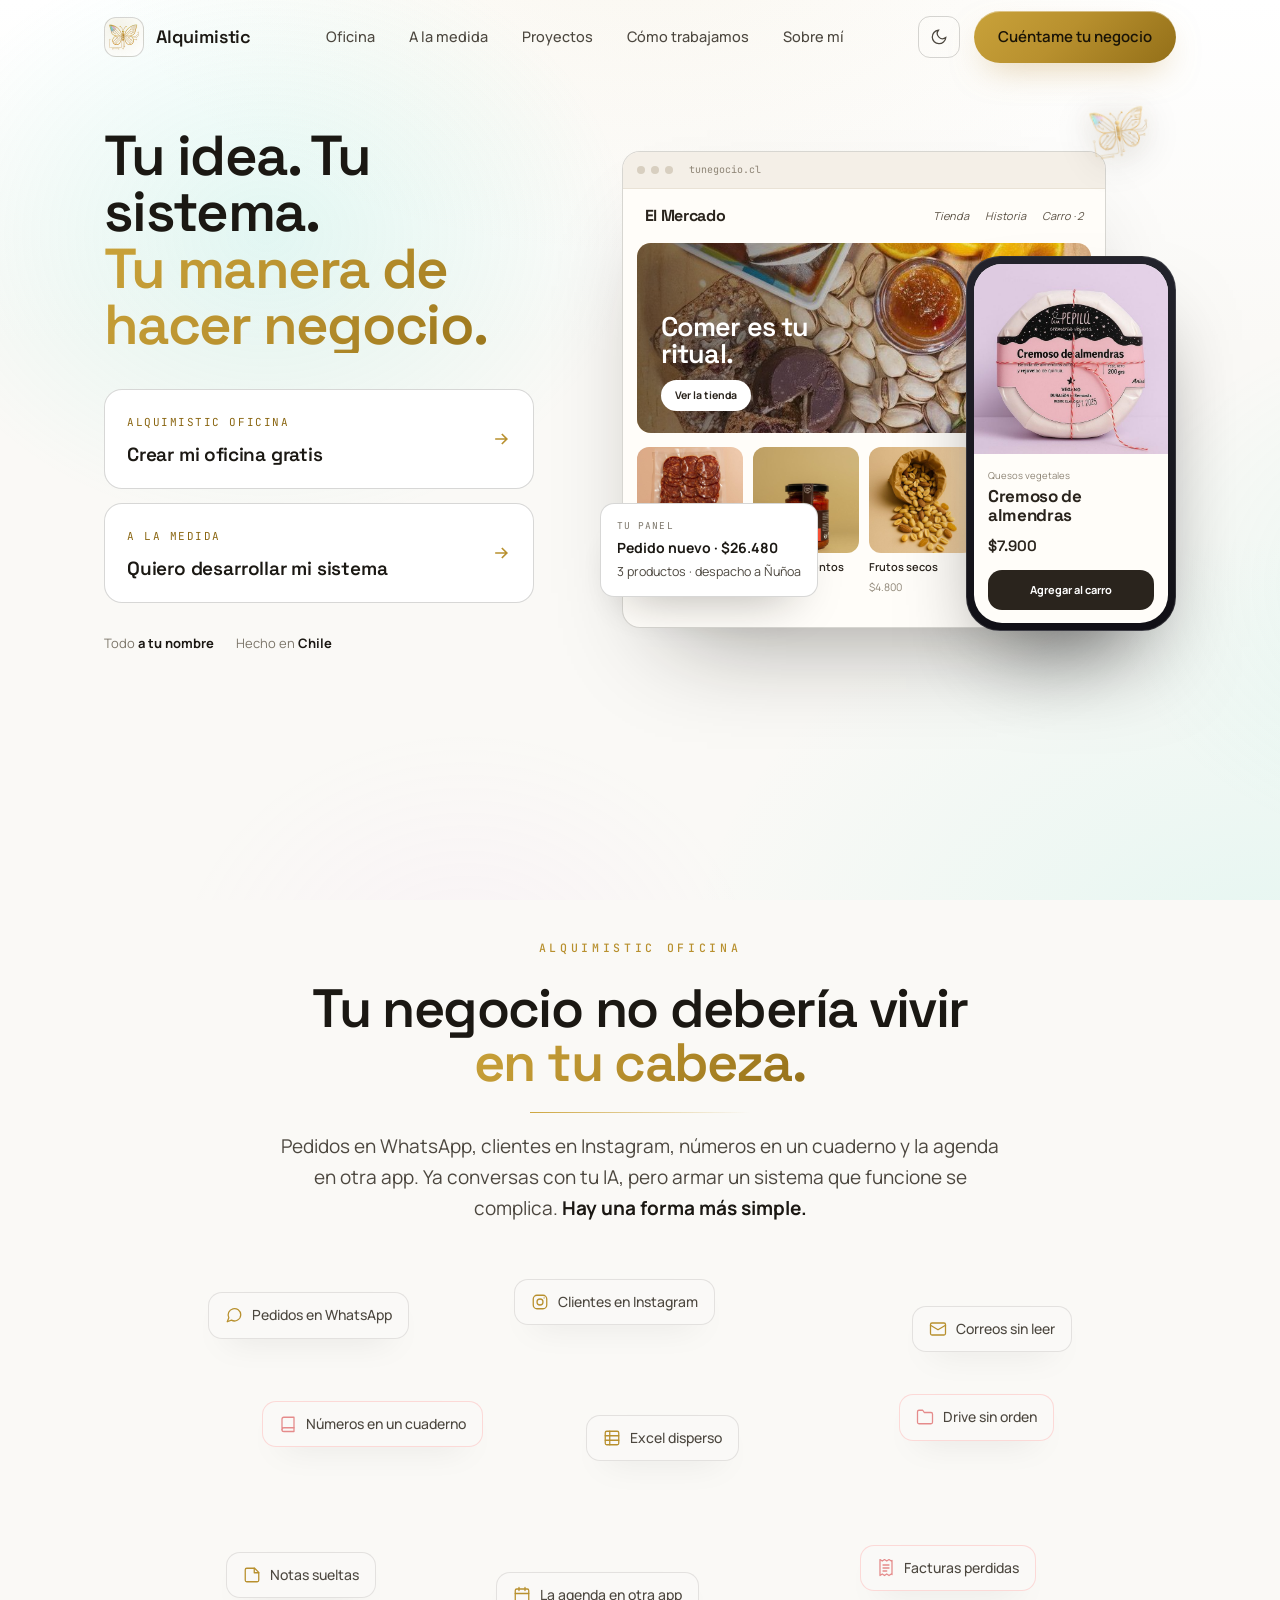
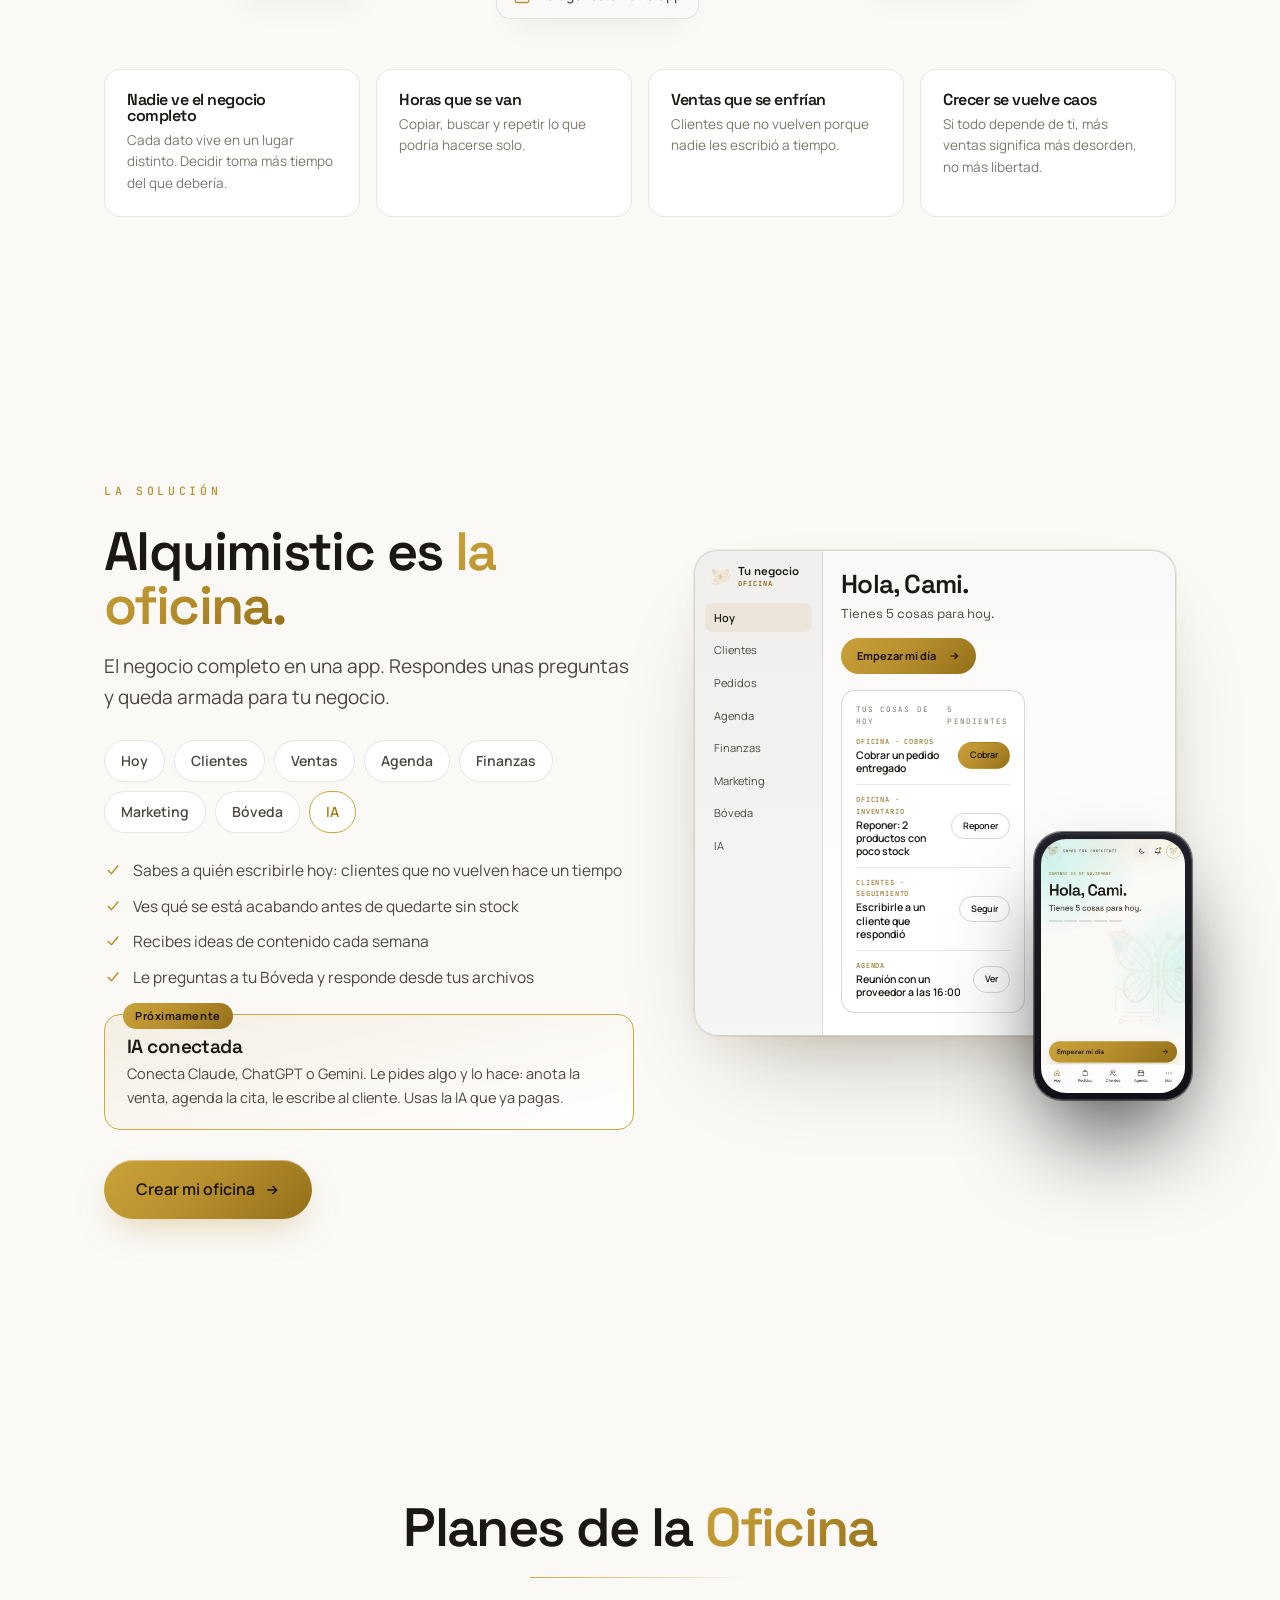
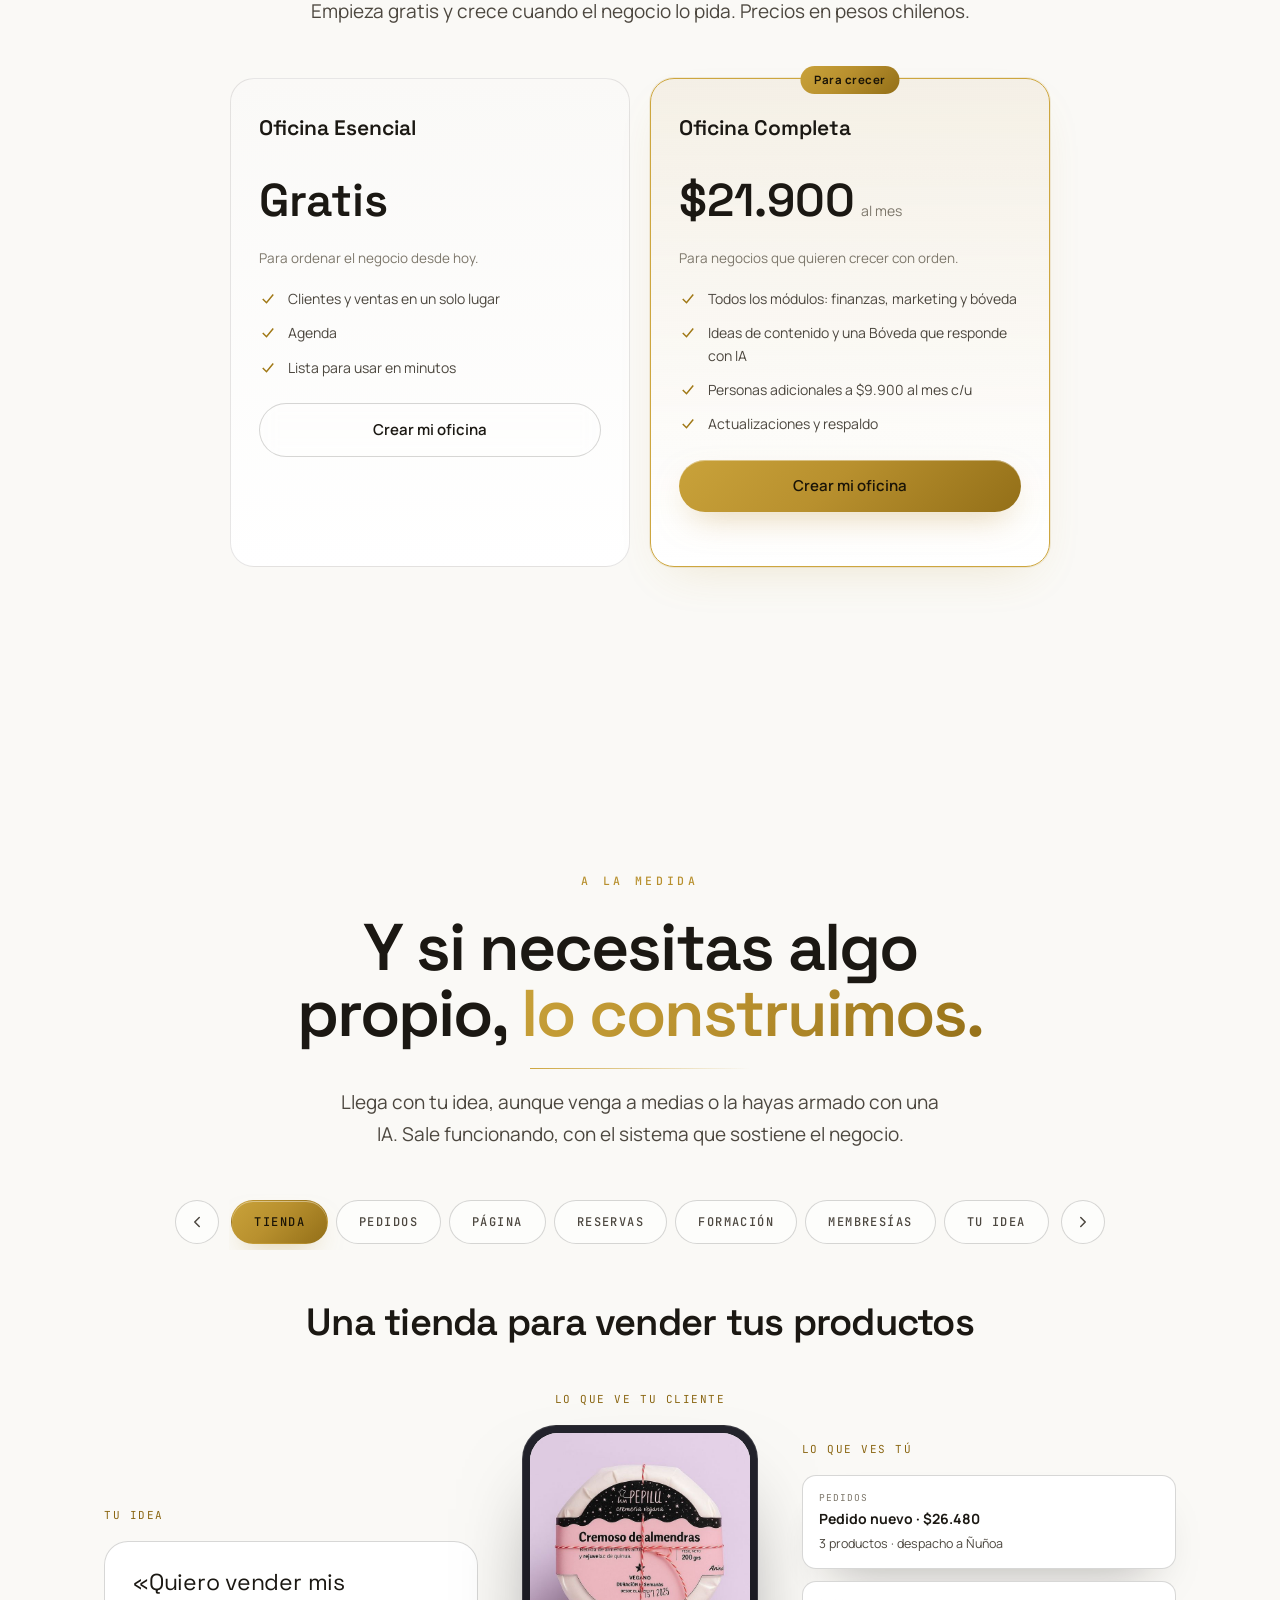
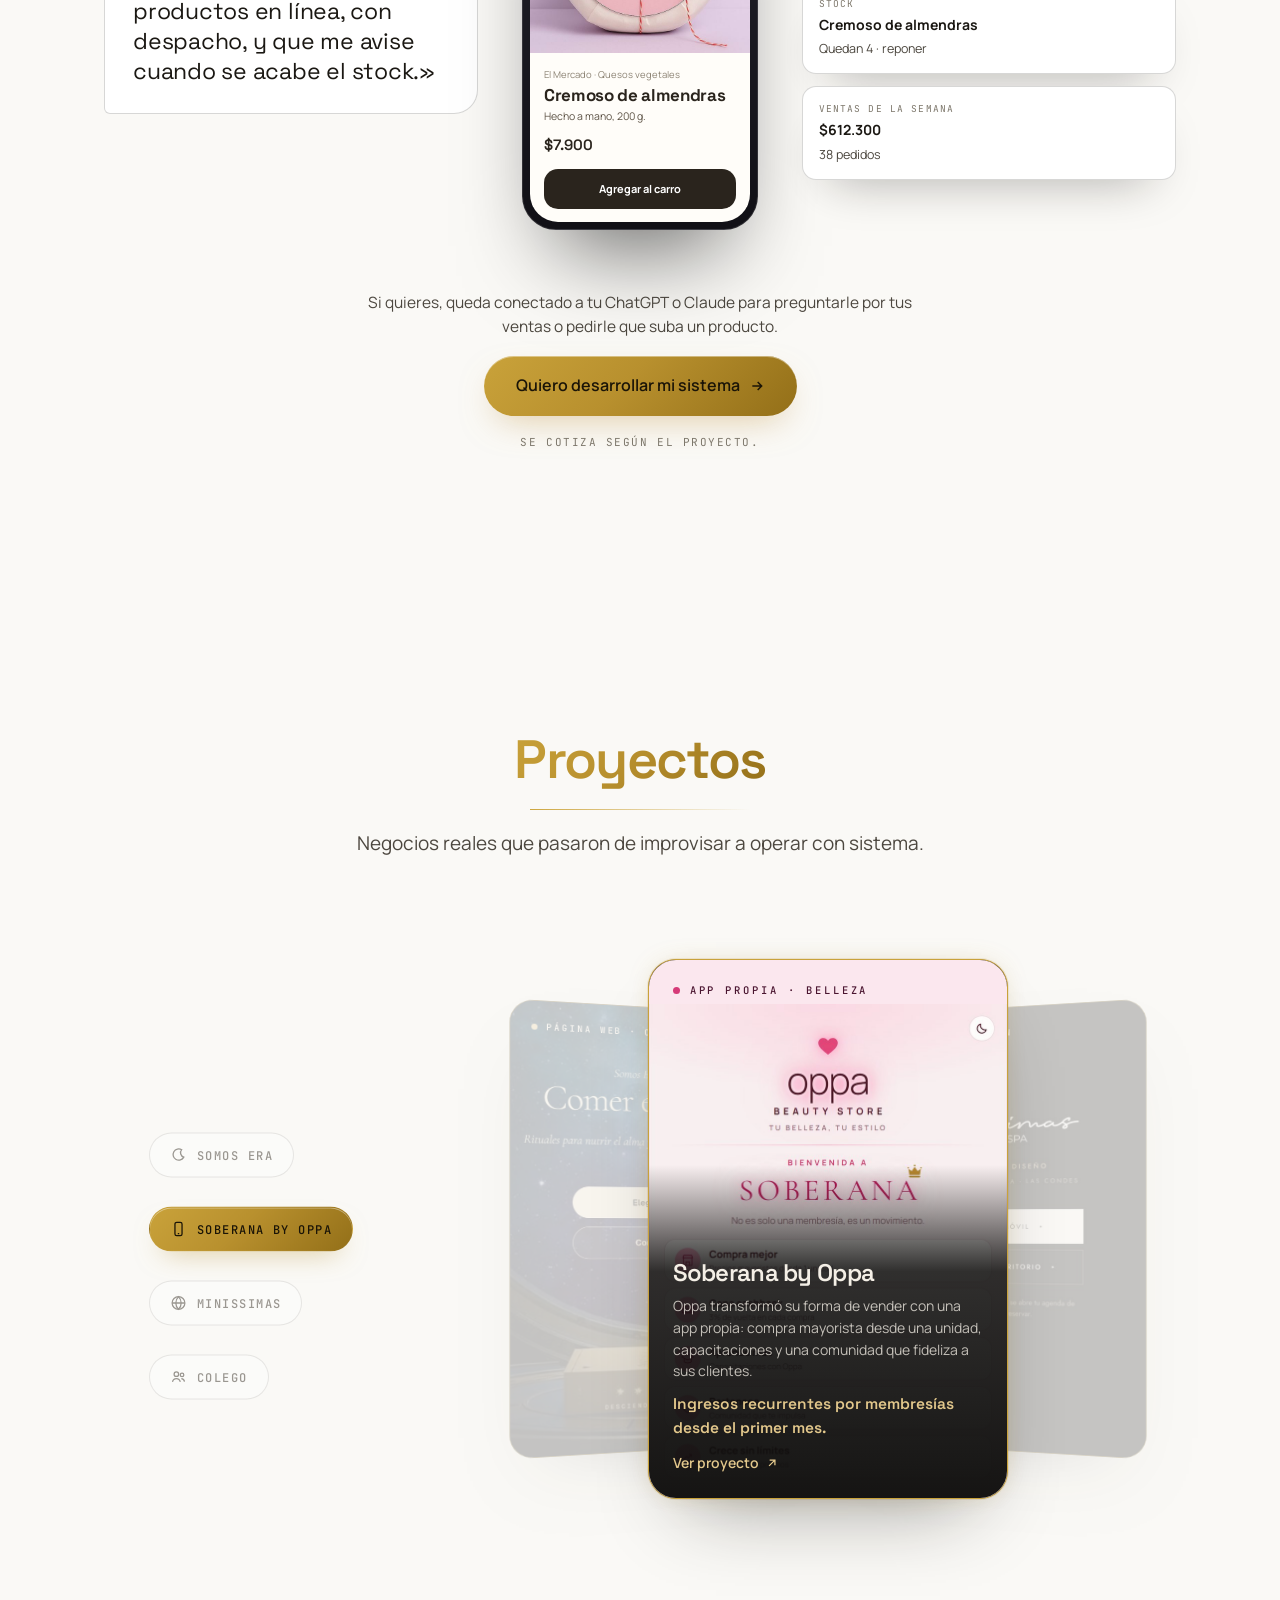
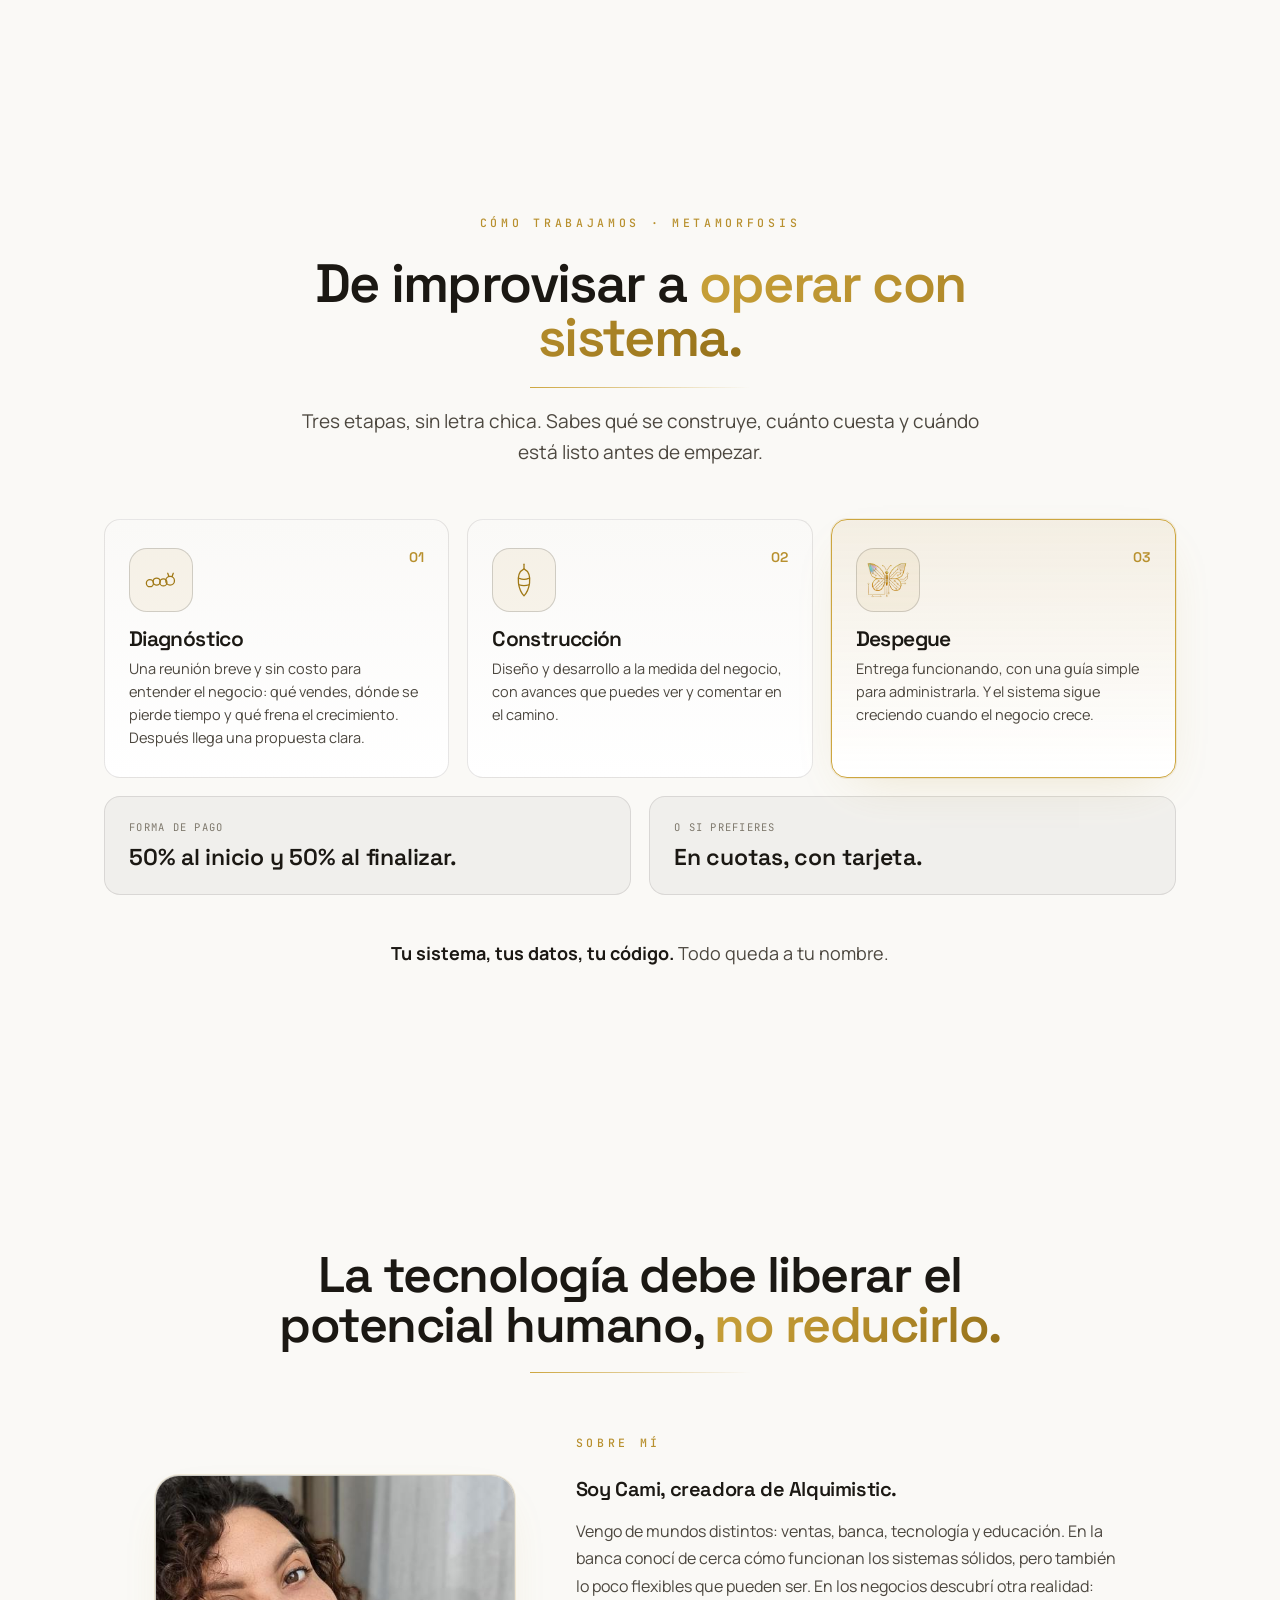
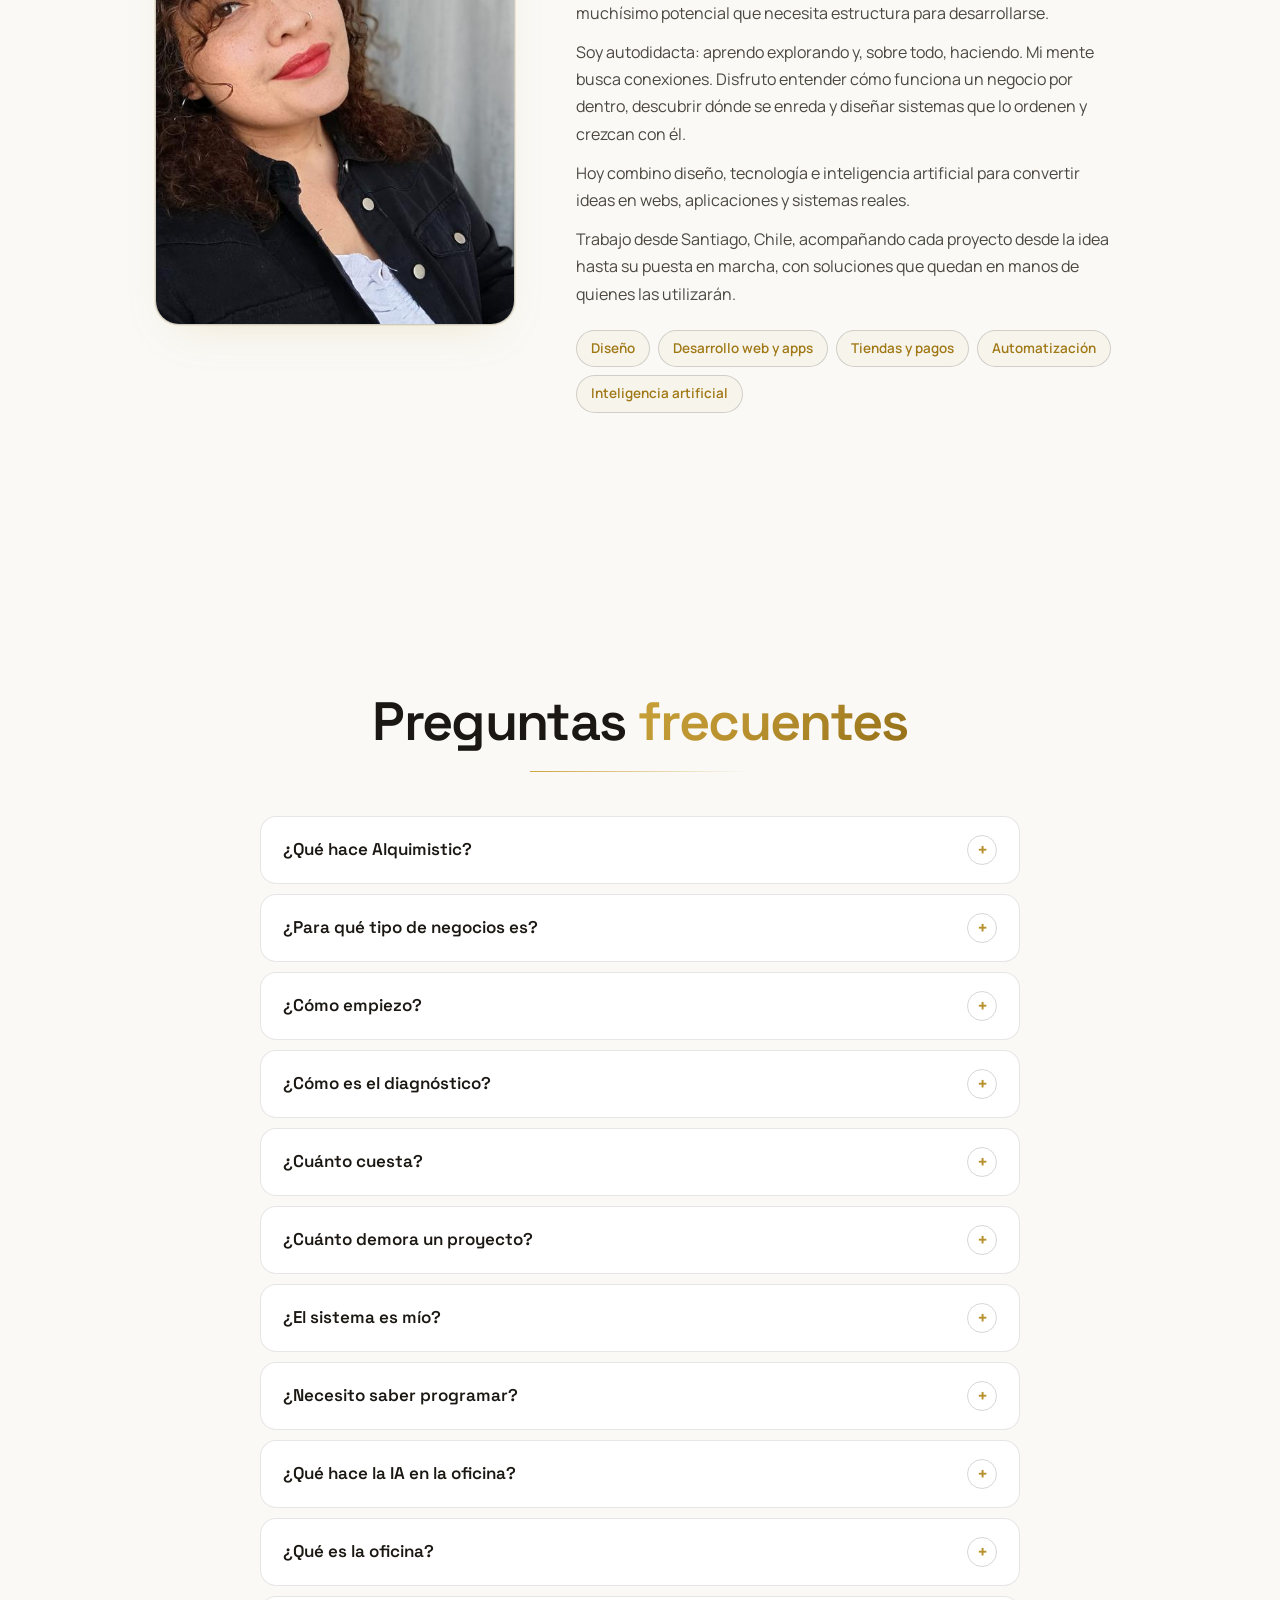
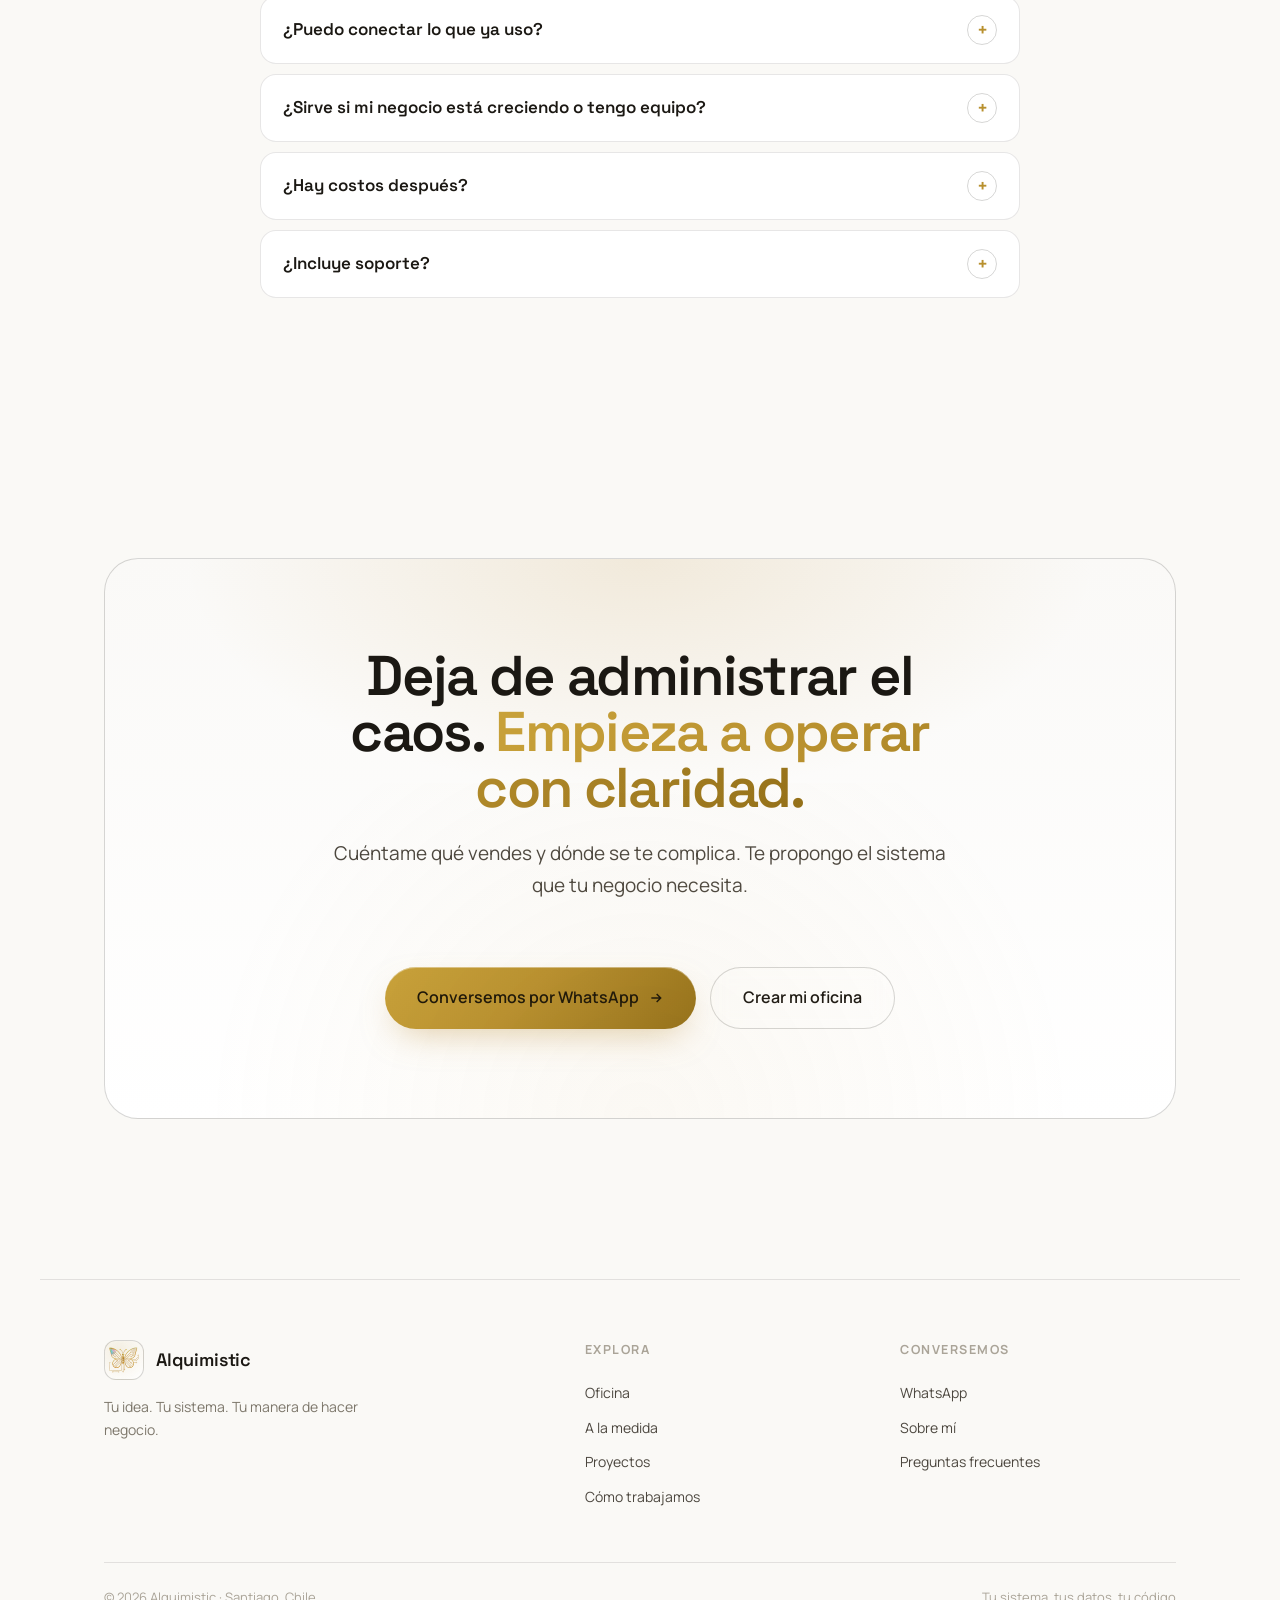
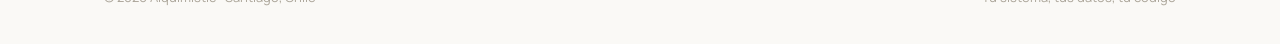
<file: index.html>
<!DOCTYPE html>
<html lang="es-CL">
<head>
<meta charset="UTF-8" />
<meta name="viewport" content="width=device-width, initial-scale=1.0" />
<title>Alquimistic · Páginas web, apps y sistemas con IA para tu negocio en Chile</title>
<meta name="description" content="Cami crea páginas web, apps, tiendas online y la oficina digital de tu negocio. Desde Santiago, Chile. Oficina gratis o a $21.900 al mes." />
<meta name="keywords" content="página web para negocios, crear app propia, tienda online, membresías, agenda y reservas, sistema para emprendedores, oficina digital, inteligencia artificial, Santiago, Chile, Alquimistic" />
<meta name="author" content="Cami Martínez · Alquimistic" />
<meta name="robots" content="index, follow, max-image-preview:large" />
<link rel="canonical" href="https://www.alquimistic.com/" />
<meta name="theme-color" content="#0e0c08" />
<!-- Open Graph -->
<meta property="og:type" content="website" />
<meta property="og:site_name" content="Alquimistic" />
<meta property="og:title" content="Alquimistic · Páginas web, apps y sistemas con IA para tu negocio en Chile" />
<meta property="og:description" content="Cami crea páginas web, apps, tiendas online y la oficina digital de tu negocio. Desde Santiago, Chile. Oficina gratis o a $21.900 al mes." />
<meta property="og:url" content="https://www.alquimistic.com/" />
<meta property="og:image" content="https://www.alquimistic.com/assets/og.png" />
<meta property="og:locale" content="es_CL" />
<!-- Twitter -->
<meta name="twitter:card" content="summary_large_image" />
<meta name="twitter:title" content="Alquimistic · Páginas web, apps y sistemas con IA para tu negocio en Chile" />
<meta name="twitter:description" content="Cami crea páginas web, apps, tiendas online y la oficina digital de tu negocio. Desde Santiago, Chile. Oficina gratis o a $21.900 al mes." />
<meta name="twitter:image" content="https://www.alquimistic.com/assets/og.png" />
<link rel="icon" type="image/png" href="assets/logo.png" />
<link rel="preconnect" href="https://fonts.googleapis.com" />
<link rel="preconnect" href="https://fonts.gstatic.com" crossorigin />
<link href="https://fonts.googleapis.com/css2?family=Space+Grotesk:wght@400;500;600;700&family=Manrope:wght@400;500;600;700;800&family=JetBrains+Mono:wght@400;500&display=swap" rel="stylesheet" />
<link rel="stylesheet" href="styles.css" />
<link rel="stylesheet" href="styles-sections.css" />
<link rel="stylesheet" href="styles-portafolio.css" />
<link rel="stylesheet" href="styles-ideas.css" />
<link rel="stylesheet" href="theme.css" />
<link rel="stylesheet" href="styles-marca.css" />
<!-- Tema claro/oscuro: se aplica ANTES de pintar para evitar parpadeo -->
<script>
  (function () {
    try {
      var saved = localStorage.getItem("alq-theme");
      var sys = window.matchMedia("(prefers-color-scheme: light)").matches ? "light" : "dark";
      document.documentElement.setAttribute("data-theme", saved || sys);
    } catch (e) {
      document.documentElement.setAttribute("data-theme", "dark");
    }
  })();
</script>
<!-- Datos estructurados para Google + sistemas de IA -->
<script type="application/ld+json">
{
  "@context": "https://schema.org",
  "@graph": [
    {
      "@type": "ProfessionalService",
      "@id": "https://www.alquimistic.com/#org",
      "name": "Alquimistic",
      "slogan": "El sistema que tu negocio necesita, hecho a la medida.",
      "url": "https://www.alquimistic.com/",
      "logo": "https://www.alquimistic.com/assets/logo.png",
      "image": "https://www.alquimistic.com/assets/og.png",
      "description": "Páginas web, apps, tiendas online, membresías y la oficina digital de tu negocio.",
      "founder": { "@id": "https://www.alquimistic.com/#cami" },
      "areaServed": { "@type": "Country", "name": "Chile" },
      "address": { "@type": "PostalAddress", "addressLocality": "Santiago", "addressCountry": "CL" },
      "telephone": "+56976102990",
      "email": "contacto@alquimistic.com",
      "priceRange": "$0 – $21.900 al mes; proyectos a medida se cotizan",
      "knowsAbout": ["Diseño web", "Desarrollo de apps", "Tiendas online", "Membresías", "Agenda y reservas", "Automatización", "Inteligencia artificial", "MCP"],
      "sameAs": [
        "https://www.instagram.com/cami_alquimistic",
        "https://www.tiktok.com/@alquimistic21",
        "https://wa.me/56976102990"
      ],
      "makesOffer": [
        { "@type": "Offer", "name": "Oficina Esencial", "price": "0", "priceCurrency": "CLP", "description": "Clientes y ventas en un solo lugar, y agenda. Gratis.", "url": "https://app.alquimistic.com/crear-mi-sistema" },
        { "@type": "Offer", "name": "Oficina Completa", "price": "21900", "priceCurrency": "CLP", "description": "Todos los módulos, ideas de contenido y una Bóveda que responde con IA. Incluye 1 persona; cada persona adicional, $9.900 al mes.", "priceSpecification": { "@type": "UnitPriceSpecification", "price": "21900", "priceCurrency": "CLP", "unitText": "MONTH" } },
        { "@type": "Offer", "name": "Proyecto a medida", "description": "Página, app, tienda o membresías con pago único. Diagnóstico sin costo; código y cuentas a nombre del cliente." }
      ]
    },
    {
      "@type": "Person",
      "@id": "https://www.alquimistic.com/#cami",
      "name": "Cami Martínez",
      "alternateName": "Cami Alquimistic",
      "jobTitle": "Creadora de Alquimistic",
      "image": "https://www.alquimistic.com/assets/cami.jpg",
      "worksFor": { "@id": "https://www.alquimistic.com/#org" },
      "homeLocation": { "@type": "Place", "name": "Santiago, Chile" },
      "sameAs": ["https://www.instagram.com/cami_alquimistic", "https://www.tiktok.com/@alquimistic21"]
    },
    {
      "@type": "WebSite",
      "@id": "https://www.alquimistic.com/#web",
      "url": "https://www.alquimistic.com/",
      "name": "Alquimistic",
      "inLanguage": "es-CL",
      "publisher": { "@id": "https://www.alquimistic.com/#org" }
    }
  ]
}
</script>
<script type="application/ld+json" id="faq-ld">
{
  "@context": "https://schema.org",
  "@type": "FAQPage",
  "mainEntity": [
    {
      "@type": "Question",
      "name": "¿Qué hace Alquimistic?",
      "acceptedAnswer": {
        "@type": "Answer",
        "text": "Crea el sistema que tu negocio necesita: página web, app propia, tienda online, membresías o la oficina digital. Lo hace Cami, desde Santiago, Chile."
      }
    },
    {
      "@type": "Question",
      "name": "¿Para qué tipo de negocios es?",
      "acceptedAnswer": {
        "@type": "Answer",
        "text": "Para negocios que venden por WhatsApp, Instagram o en persona y quieren dejar de improvisar: tiendas, salones de belleza, marcas de comida, servicios. Se puede partir con una pieza y sumar las demás cuando el negocio lo pida."
      }
    },
    {
      "@type": "Question",
      "name": "¿Cómo empiezo?",
      "acceptedAnswer": {
        "@type": "Answer",
        "text": "Escríbele a Cami por WhatsApp y cuéntale de tu negocio. Si prefieres partir por tu cuenta, crea tu oficina gratis: respondes unas preguntas y queda armada para tu industria."
      }
    },
    {
      "@type": "Question",
      "name": "¿Cómo es el diagnóstico?",
      "acceptedAnswer": {
        "@type": "Answer",
        "text": "Es una conversación sin costo, por videollamada, para entender qué vendes, dónde se pierde tiempo y qué frena el crecimiento. Terminas con una propuesta clara."
      }
    },
    {
      "@type": "Question",
      "name": "¿Cuánto cuesta?",
      "acceptedAnswer": {
        "@type": "Answer",
        "text": "La Oficina Esencial es gratis. La Oficina Completa cuesta $21.900 al mes e incluye 1 persona; cada persona adicional cuesta $9.900 al mes. Un proyecto a medida (página, app, tienda, reservas, cursos o membresías) se cotiza después de una reunión breve y se paga 50% al inicio y 50% al finalizar, o en cuotas con tarjeta."
      }
    },
    {
      "@type": "Question",
      "name": "¿Cuánto demora un proyecto?",
      "acceptedAnswer": {
        "@type": "Answer",
        "text": "Depende de lo que se construya. Antes de empezar sabes qué se hace, cuánto cuesta y cuándo está listo."
      }
    },
    {
      "@type": "Question",
      "name": "¿El sistema es mío?",
      "acceptedAnswer": {
        "@type": "Answer",
        "text": "Sí. Al pagar el proyecto completo, el código, los datos y las cuentas quedan a tu nombre."
      }
    },
    {
      "@type": "Question",
      "name": "¿Necesito saber programar?",
      "acceptedAnswer": {
        "@type": "Answer",
        "text": "No. Te lo entrego funcionando y con una guía simple para administrarlo."
      }
    },
    {
      "@type": "Question",
      "name": "¿Qué hace la IA en la oficina?",
      "acceptedAnswer": {
        "@type": "Answer",
        "text": "En la Oficina Completa te propone ideas de contenido cada semana en Marketing, y con «Pregúntale a tu Bóveda» le haces preguntas a tus propios archivos."
      }
    },
    {
      "@type": "Question",
      "name": "¿Qué es la oficina?",
      "acceptedAnswer": {
        "@type": "Answer",
        "text": "Es la app de Alquimistic donde administras el negocio completo: clientes, ventas, agenda, finanzas, marketing y una bóveda para tus archivos. Puedes crearla gratis."
      }
    },
    {
      "@type": "Question",
      "name": "¿Puedo conectar lo que ya uso?",
      "acceptedAnswer": {
        "@type": "Answer",
        "text": "Sí. Por ejemplo, una página puede conectarse a la agenda que ya usas, como AgendaPro, para que te encuentren y reserven."
      }
    },
    {
      "@type": "Question",
      "name": "¿Sirve si mi negocio está creciendo o tengo equipo?",
      "acceptedAnswer": {
        "@type": "Answer",
        "text": "Sí. En la Oficina Completa sumas personas cuando las necesitas, a $9.900 al mes cada una, sin cambiar de sistema."
      }
    },
    {
      "@type": "Question",
      "name": "¿Hay costos después?",
      "acceptedAnswer": {
        "@type": "Answer",
        "text": "Solo los servicios donde vive tu sistema, como hosting y base de datos. Te los explico antes de empezar."
      }
    },
    {
      "@type": "Question",
      "name": "¿Incluye soporte?",
      "acceptedAnswer": {
        "@type": "Answer",
        "text": "La entrega incluye una sesión para dejarte todo conectado. Los ajustes posteriores se cotizan aparte."
      }
    }
  ]
}
</script><!-- FAQ-LD-FIN -->
</head>
<body>

<!-- ============ NAV ============ -->
<nav class="nav" id="nav">
  <div class="wrap nav-inner">
    <a class="brand" href="#top">
      <span class="brand-badge"><img src="assets/logo-64.png" srcset="assets/logo-64.png 64w, assets/logo-96.png 96w, assets/logo-128.png 128w" sizes="32px" alt="Alquimistic" /></span>
      <span class="brand-name">Alquimistic</span>
    </a>
    <div class="nav-links">
      <a href="#problema">Oficina</a>
      <a href="#medida">A la medida</a>
      <a href="#proyectos">Proyectos</a>
      <a href="#metamorfosis">Cómo trabajamos</a>
      <a href="#sobre-mi">Sobre mí</a>
    </div>
    <div class="nav-actions">
      <button class="theme-toggle" id="themeToggle" aria-label="Cambiar tema claro/oscuro" title="Cambiar tema">
        <svg class="ico-sun" viewBox="0 0 24 24" fill="none" stroke="currentColor" stroke-width="1.7"><circle cx="12" cy="12" r="4"/><path d="M12 2v2M12 20v2M2 12h2M20 12h2M5 5l1.5 1.5M17.5 17.5L19 19M19 5l-1.5 1.5M6.5 17.5L5 19"/></svg>
        <svg class="ico-moon" viewBox="0 0 24 24" fill="none" stroke="currentColor" stroke-width="1.7"><path d="M21 12.8A9 9 0 1 1 11.2 3a7 7 0 0 0 9.8 9.8z"/></svg>
      </button>
      <a class="btn btn-primary" href="#" data-wa="Hola Cami, vengo por la Metamorfosis. Quiero contarte de mi negocio.">Cuéntame tu negocio</a>
      <button class="nav-toggle" id="navToggle" aria-label="Menú"><span></span><span></span><span></span></button>
    </div>
  </div>
</nav>

<span id="top"></span>

<!-- ============ 1. HERO ============
     Título y las dos puertas a la izquierda; a la derecha, un proyecto armado
     (la web, el teléfono y un aviso del panel). Diseño elegido por Cami el 2026-11-15. -->
<header class="hero wrap">
  <div class="ib">
    <div class="hero-copy">
      <h1 data-reveal data-delay="1">Tu idea. Tu sistema. <span class="gold-text">Tu manera de hacer negocio.</span></h1>
      <div class="ib-cta" data-reveal data-delay="2">
        <a href="#" data-wizard><span><span class="kk">Alquimistic Oficina</span><b>Crear mi oficina gratis</b></span><svg viewBox="0 0 24 24" fill="none" stroke="currentColor" stroke-width="2"><path d="M5 12h14M13 6l6 6-6 6"/></svg></a>
        <a href="#medida"><span><span class="kk">A la medida</span><b>Quiero desarrollar mi sistema</b></span><svg viewBox="0 0 24 24" fill="none" stroke="currentColor" stroke-width="2"><path d="M5 12h14M13 6l6 6-6 6"/></svg></a>
      </div>
      <div class="hero-trust" data-reveal data-delay="3">
        <span>Todo <b>a tu nombre</b></span>
        <span>Hecho en <b>Chile</b></span>
      </div>
    </div>
    <div class="ib-stage" data-reveal data-delay="2" aria-hidden="true">
      <div class="win">
        <div class="win-bar"><i></i><i></i><i></i><span>tunegocio.cl</span></div>
        <div class="site-nav"><b>El Mercado</b><span><i>Tienda</i><i>Historia</i><i>Carro · 2</i></span></div>
        <div class="site-hero shot" style="background-image:url(assets/ideas/ritual-energia-web.jpg)"><div><h4>Comer es tu ritual.</h4><em>Ver la tienda</em></div></div>
        <div class="site-grid">
          <div class="prod"><div class="shot" style="background-image:url(assets/ideas/merc-chorizo.jpg)"></div><b>Chorizo español</b><small>$6.500</small></div>
          <div class="prod"><div class="shot" style="background-image:url(assets/ideas/merc-dip-pimentos.jpg)"></div><b>Dip de pimientos</b><small>$5.900</small></div>
          <div class="prod"><div class="shot" style="background-image:url(assets/ideas/merc-frutos-secos.jpg)"></div><b>Frutos secos</b><small>$4.800</small></div>
          <div class="prod"><div class="shot" style="background-image:url(assets/ideas/merc-queso-vegano.jpg)"></div><b>Cremoso de almendras</b><small>$7.900</small></div>
        </div>
      </div>
      <div class="tel"><div class="tel-in">
          <div class="tel-shot shot" style="background-image:url(assets/ideas/merc-queso-vegano.jpg)"></div>
          <div class="tel-body"><small>Quesos vegetales</small><b>Cremoso de almendras</b><div class="tel-row"><span>$7.900</span></div><div class="tel-btn">Agregar al carro</div></div>
        </div></div>
      <div class="sys"><small>Tu panel</small><b>Pedido nuevo · $26.480</b><span>3 productos · despacho a Ñuñoa</span></div>
    </div>
  </div>
</header>

<!-- ============ 2. ACTO 1 · ALQUIMISTIC OFICINA: el problema ============ -->
<section class="sec problem wrap" id="problema">
  <div class="section-head">
    <span class="eyebrow" data-reveal><span class="dot"></span>Alquimistic Oficina</span>
    <h2 class="h2" data-reveal data-delay="1">Tu negocio no debería vivir <span class="gold-text">en tu cabeza.</span></h2>
    <p class="lead" data-reveal data-delay="2">Pedidos en WhatsApp, clientes en Instagram, números en un cuaderno y la agenda en otra app. Ya conversas con tu IA, pero armar un sistema que funcione se complica. <b class="lead-strong">Hay una forma más simple.</b></p>
  </div>

  <div class="chaos chaos-9" data-reveal data-delay="2" aria-hidden="true">
    <div class="chip" style="--rot:-6deg; top:4%; left:2%; animation-delay:.0s"><svg class="ic" viewBox="0 0 24 24" fill="none" stroke="currentColor" stroke-width="1.7" stroke-linecap="round" stroke-linejoin="round"><path d="M21 11.5a8.4 8.4 0 0 1-12.4 7.4L3 21l2.1-5.4A8.4 8.4 0 1 1 21 11.5z"/></svg>Pedidos en WhatsApp</div>
    <div class="chip" style="--rot:4deg; top:0; left:36%; animation-delay:.8s"><svg class="ic" viewBox="0 0 24 24" fill="none" stroke="currentColor" stroke-width="1.7" stroke-linecap="round" stroke-linejoin="round"><rect x="3" y="3" width="18" height="18" rx="5"/><circle cx="12" cy="12" r="4"/><path d="M17.5 6.5h0"/></svg>Clientes en Instagram</div>
    <div class="chip" style="--rot:7deg; top:8%; right:2%; animation-delay:1.4s"><svg class="ic" viewBox="0 0 24 24" fill="none" stroke="currentColor" stroke-width="1.7" stroke-linecap="round" stroke-linejoin="round"><rect x="2" y="4" width="20" height="16" rx="2"/><path d="M22 7l-10 6L2 7"/></svg>Correos sin leer</div>
    <div class="chip danger" style="--rot:-3deg; top:36%; left:8%; animation-delay:.4s"><svg class="ic" viewBox="0 0 24 24" fill="none" stroke="currentColor" stroke-width="1.7" stroke-linecap="round" stroke-linejoin="round"><path d="M4 19.5A2.5 2.5 0 0 1 6.5 17H20V3H6.5A2.5 2.5 0 0 0 4 5.5z"/><path d="M4 19.5A2.5 2.5 0 0 0 6.5 22H20v-5"/></svg>Números en un cuaderno</div>
    <div class="chip" style="--rot:5deg; top:40%; left:44%; animation-delay:1.0s"><svg class="ic" viewBox="0 0 24 24" fill="none" stroke="currentColor" stroke-width="1.7" stroke-linecap="round" stroke-linejoin="round"><rect x="3" y="3" width="18" height="18" rx="2"/><path d="M3 9h18M3 15h18M9 3v18"/></svg>Excel disperso</div>
    <div class="chip danger" style="--rot:-5deg; top:34%; right:4%; animation-delay:.2s"><svg class="ic" viewBox="0 0 24 24" fill="none" stroke="currentColor" stroke-width="1.7" stroke-linecap="round" stroke-linejoin="round"><path d="M22 19a2 2 0 0 1-2 2H4a2 2 0 0 1-2-2V5a2 2 0 0 1 2-2h5l2 3h9a2 2 0 0 1 2 2z"/></svg>Drive sin orden</div>
    <div class="chip" style="--rot:-4deg; bottom:6%; left:4%; animation-delay:1.6s"><svg class="ic" viewBox="0 0 24 24" fill="none" stroke="currentColor" stroke-width="1.7" stroke-linecap="round" stroke-linejoin="round"><path d="M15.5 3H5a2 2 0 0 0-2 2v14a2 2 0 0 0 2 2h14a2 2 0 0 0 2-2V8.5z"/><path d="M15 3v6h6"/></svg>Notas sueltas</div>
    <div class="chip" style="--rot:6deg; bottom:0; left:34%; animation-delay:.6s"><svg class="ic" viewBox="0 0 24 24" fill="none" stroke="currentColor" stroke-width="1.7" stroke-linecap="round" stroke-linejoin="round"><rect x="3" y="4" width="18" height="18" rx="2"/><path d="M3 10h18M8 2v4M16 2v4"/></svg>La agenda en otra app</div>
    <div class="chip danger" style="--rot:-6deg; bottom:8%; right:6%; animation-delay:1.2s"><svg class="ic" viewBox="0 0 24 24" fill="none" stroke="currentColor" stroke-width="1.7" stroke-linecap="round" stroke-linejoin="round"><path d="M4 2v20l3-2 3 2 3-2 3 2 3-2 1 .7V2l-1 .7-3-2-3 2-3-2-3 2-3-2z"/><path d="M8 8h8M8 12h8M8 16h5"/></svg>Facturas perdidas</div>
  </div>
  <div class="pains">
    <div class="pain" data-reveal><h4>Nadie ve el negocio completo</h4><p>Cada dato vive en un lugar distinto. Decidir toma más tiempo del que debería.</p></div>
    <div class="pain" data-reveal data-delay="1"><h4>Horas que se van</h4><p>Copiar, buscar y repetir lo que podría hacerse solo.</p></div>
    <div class="pain" data-reveal data-delay="2"><h4>Ventas que se enfrían</h4><p>Clientes que no vuelven porque nadie les escribió a tiempo.</p></div>
    <div class="pain" data-reveal data-delay="3"><h4>Crecer se vuelve caos</h4><p>Si todo depende de ti, más ventas significa más desorden, no más libertad.</p></div>
  </div>
</section>

<!-- ============ 3. ACTO 1: la solución (la Oficina) ============ -->
<section class="sec wrap" id="oficina">
  <div class="office">
    <div class="office-copy">
      <span class="eyebrow" data-reveal><span class="dot"></span>La solución</span>
      <h2 class="h2" data-reveal data-delay="1">Alquimistic es <span class="gold-text">la oficina.</span></h2>
      <p class="lead" data-reveal data-delay="2">El negocio completo en una app. Respondes unas preguntas y queda armada para tu negocio.</p>

      <ul class="office-mods" data-reveal data-delay="2">
        <li>Hoy</li><li>Clientes</li><li>Ventas</li><li>Agenda</li><li>Finanzas</li><li>Marketing</li><li>Bóveda</li><li class="mod-ia">IA</li>
      </ul>


      <ul class="idea-pts office-pts" data-reveal data-delay="2">
        <li><svg viewBox="0 0 24 24" fill="none" stroke-width="2"><path d="M5 12l5 5 9-11"/></svg>Sabes a quién escribirle hoy: clientes que no vuelven hace un tiempo</li>
        <li><svg viewBox="0 0 24 24" fill="none" stroke-width="2"><path d="M5 12l5 5 9-11"/></svg>Ves qué se está acabando antes de quedarte sin stock</li>
        <li><svg viewBox="0 0 24 24" fill="none" stroke-width="2"><path d="M5 12l5 5 9-11"/></svg>Recibes ideas de contenido cada semana</li>
        <li><svg viewBox="0 0 24 24" fill="none" stroke-width="2"><path d="M5 12l5 5 9-11"/></svg>Le preguntas a tu Bóveda y responde desde tus archivos</li>
      </ul>

      <div class="office-ia" data-reveal data-delay="3">
        <span class="soon-pill">Próximamente</span>
        <h3>IA conectada</h3>
        <p>Conecta Claude, ChatGPT o Gemini. Le pides algo y lo hace: anota la venta, agenda la cita, le escribe al cliente. Usas la IA que ya pagas.</p>
      </div>

      <div class="office-cta" data-reveal data-delay="3">
        <a class="btn btn-primary btn-lg" href="#" data-wizard>Crear mi oficina
          <svg width="16" height="16" viewBox="0 0 24 24" fill="none" stroke="currentColor" stroke-width="2.2"><path d="M5 12h14M13 6l6 6-6 6"/></svg>
        </a>
      </div>
    </div>

    <!-- Visual: la Oficina tal como es hoy (pantalla «Hoy»). El escritorio está
         redibujado con tareas de ejemplo (la captura real trae nombres de clientes);
         el teléfono es una captura real de la app, en oscuro y en claro. -->
    <div class="hero-visual of-visual" data-reveal data-delay="2" aria-hidden="true">
      <div class="mockup-glow"></div>
      <div class="mockup of-app">
        <aside class="of-side">
          <div class="of-brand"><img src="assets/logo-64.png" alt="" /><span>Tu negocio<small>OFICINA</small></span></div>
          <span class="on">Hoy</span><span>Clientes</span><span>Pedidos</span><span>Agenda</span><span>Finanzas</span><span>Marketing</span><span>Bóveda</span><span>IA</span>
        </aside>
        <div class="of-main">
          <div class="of-hola"><b>Hola, Cami.</b><p>Tienes 5 cosas para hoy.</p><i>Empezar mi día <svg width="16" height="16" viewBox="0 0 24 24" fill="none" stroke="currentColor" stroke-width="2.2"><path d="M5 12h14M13 6l6 6-6 6"/></svg></i></div>
          <div class="of-card">
            <div class="of-card-h"><span>Tus cosas de hoy</span><span>5 pendientes</span></div>
            <div class="of-row"><span><small>Oficina · Cobros</small><b>Cobrar un pedido entregado</b></span><i class="oro">Cobrar</i></div>
            <div class="of-row"><span><small>Oficina · Inventario</small><b>Reponer: 2 productos con poco stock</b></span><i>Reponer</i></div>
            <div class="of-row"><span><small>Clientes · Seguimiento</small><b>Escribirle a un cliente que respondió</b></span><i>Seguir</i></div>
            <div class="of-row"><span><small>Agenda</small><b>Reunión con un proveedor a las 16:00</b></span><i>Ver</i></div>
          </div>
        </div>
      </div>
      <div class="phone phone-real">
        <img class="solo-oscuro" src="assets/oficina-hoy-oscuro.jpg" alt="" loading="lazy" width="540" height="954" />
        <img class="solo-claro" src="assets/oficina-hoy-claro.jpg" alt="" loading="lazy" width="540" height="954" />
      </div>
    </div>
  </div>
</section>

<!-- ============ 4. ACTO 1: planes de la Oficina ============ -->
<section class="sec wrap" id="planes">
  <div class="section-head">
    <h2 class="h2" data-reveal>Planes de la <span class="gold-text">Oficina</span></h2>
    <p class="lead" data-reveal data-delay="1">Empieza gratis y crece cuando el negocio lo pida. Precios en pesos chilenos.</p>
  </div>

  <div class="plans plans-2">
    <div class="plan" data-reveal>
      <div class="pname">Oficina Esencial</div>
      <div class="pprice"><span class="amt">Gratis</span></div>
      <div class="pdesc">Para ordenar el negocio desde hoy.</div>
      <ul>
        <li><svg viewBox="0 0 24 24" fill="none" stroke-width="2"><path d="M5 12l5 5 9-11"/></svg>Clientes y ventas en un solo lugar</li>
        <li><svg viewBox="0 0 24 24" fill="none" stroke-width="2"><path d="M5 12l5 5 9-11"/></svg>Agenda</li>
        <li><svg viewBox="0 0 24 24" fill="none" stroke-width="2"><path d="M5 12l5 5 9-11"/></svg>Lista para usar en minutos</li>
      </ul>
      <a class="btn btn-ghost" href="#" data-wizard>Crear mi oficina</a>
    </div>

    <div class="plan popular" data-reveal data-delay="1">
      <div class="plan-flag">Para crecer</div>
      <div class="pname">Oficina Completa</div>
      <div class="pprice"><span class="amt">$21.900</span><span class="per">al mes</span></div>
      <div class="pdesc">Para negocios que quieren crecer con orden.</div>
      <ul>
        <li><svg viewBox="0 0 24 24" fill="none" stroke-width="2"><path d="M5 12l5 5 9-11"/></svg>Todos los módulos: finanzas, marketing y bóveda</li>
        <li><svg viewBox="0 0 24 24" fill="none" stroke-width="2"><path d="M5 12l5 5 9-11"/></svg>Ideas de contenido y una Bóveda que responde con IA</li>
        <li><svg viewBox="0 0 24 24" fill="none" stroke-width="2"><path d="M5 12l5 5 9-11"/></svg>Personas adicionales a $9.900 al mes c/u</li>
        <li><svg viewBox="0 0 24 24" fill="none" stroke-width="2"><path d="M5 12l5 5 9-11"/></svg>Actualizaciones y respaldo</li>
      </ul>
      <a class="btn btn-primary" href="#" data-wizard>Crear mi oficina</a>
    </div>
  </div>
</section>

<!-- ============ 5. ACTO 2 · SISTEMAS HECHOS A LA MEDIDA ============
     Carrusel «de la idea al sistema»: tu idea → lo que ve tu cliente → lo que ves tú.
     Tienda y Pedidos usan fotos reales de ERA (assets/ideas/); las demás, pantallas dibujadas
     con marcas de ejemplo. La última lámina («Tu idea») invita a contar el proyecto.
     Estilos en styles-ideas.css; lógica en app.js (data-ideas).
     Sin data-reveal dentro de .idea: las que parten ocultas no se revelarían.
     Enlace directo a una lámina: alquimistic.com/#medida-tienda -->
<section class="sec wrap acto-2" id="medida" data-ideas>
  <div class="section-head">
    <span class="eyebrow" data-reveal><span class="dot"></span>A la medida</span>
    <h2 class="h2" data-reveal data-delay="1">Y si necesitas algo propio, <span class="gold-text">lo construimos.</span></h2>
    <p class="lead" data-reveal data-delay="2">Llega con tu idea, aunque venga a medias o la hayas armado con una IA. Sale funcionando, con el sistema que sostiene el negocio.</p>
  </div>

  <div class="ideas-nav" data-reveal data-delay="2">
    <button class="ideas-arrow" type="button" data-ideas-prev aria-label="Anterior"><svg viewBox="0 0 24 24" fill="none" stroke="currentColor" stroke-width="2" stroke-linecap="round" stroke-linejoin="round"><path d="M15 6l-6 6 6 6"/></svg></button>
    <div class="ideas-pills" role="tablist" aria-label="Tipos de proyecto">
      <button class="idea-pill is-on" type="button" role="tab" aria-selected="true" data-rubro="tienda">Tienda</button>
      <button class="idea-pill" type="button" role="tab" aria-selected="false" data-rubro="pedidos">Pedidos</button>
      <button class="idea-pill" type="button" role="tab" aria-selected="false" data-rubro="pagina">Página</button>
      <button class="idea-pill" type="button" role="tab" aria-selected="false" data-rubro="reservas">Reservas</button>
      <button class="idea-pill" type="button" role="tab" aria-selected="false" data-rubro="formacion">Formación</button>
      <button class="idea-pill" type="button" role="tab" aria-selected="false" data-rubro="membresias">Membresías</button>
      <button class="idea-pill" type="button" role="tab" aria-selected="false" data-rubro="otra">Tu idea</button>
    </div>
    <button class="ideas-arrow" type="button" data-ideas-next aria-label="Siguiente"><svg viewBox="0 0 24 24" fill="none" stroke="currentColor" stroke-width="2" stroke-linecap="round" stroke-linejoin="round"><path d="M9 6l6 6-6 6"/></svg></button>
  </div>

  <div class="ideas-stage" data-reveal data-delay="3">

    <!-- Tienda -->
    <article class="idea mb" role="tabpanel" data-idea="tienda" data-msg="una tienda para vender mis productos">
      <h3>Una tienda para vender tus productos</h3>
      <div class="mb-flow">
        <div class="mb-col">
          <span class="kk">Tu idea</span>
          <div class="mb-idea">«Quiero vender mis productos en línea, con despacho, y que me avise cuando se acabe el stock.»</div>
        </div>
        <div class="mb-tel" aria-hidden="true">
          <span class="kk">Lo que ve tu cliente</span>
          <div class="tel"><div class="tel-in">
          <div class="tel-shot shot" style="background-image:url(assets/ideas/merc-queso-vegano.jpg)"></div>
          <div class="tel-body"><small>El Mercado · Quesos vegetales</small><b>Cremoso de almendras</b><p>Hecho a mano, 200 g.</p><div class="tel-row"><span>$7.900</span></div><div class="tel-btn">Agregar al carro</div></div>
        </div></div>
        </div>
        <div class="mb-col fin">
          <span class="kk">Lo que ves tú</span>
          <div class="mb-panel" aria-hidden="true">
            <div class="sys"><small>Pedidos</small><b>Pedido nuevo · $26.480</b><span>3 productos · despacho a Ñuñoa</span></div>
            <div class="sys"><small>Stock</small><b>Cremoso de almendras</b><span>Quedan 4 · reponer</span></div>
            <div class="sys"><small>Ventas de la semana</small><b>$612.300</b><span>38 pedidos</span></div>
          </div>
        </div>
      </div>
    </article>

    <!-- Pedidos -->
    <article class="idea mb" role="tabpanel" data-idea="pedidos" data-msg="un menú para recibir pedidos" hidden>
      <h3>Un menú para recibir pedidos</h3>
      <div class="mb-flow">
        <div class="mb-col">
          <span class="kk">Tu idea</span>
          <div class="mb-idea">«Quiero un menú donde pidan y paguen, y que el pedido me llegue ordenado a la cocina.»</div>
        </div>
        <div class="mb-tel" aria-hidden="true">
          <span class="kk">Lo que ve tu cliente</span>
          <div class="tel"><div class="tel-in">
          <div class="tel-shot shot" style="background-image:url(assets/ideas/ritual-raices-web.jpg)"></div>
          <div class="tel-body"><small>Para compartir · 4 personas</small><b>Tabla de la casa</b><p>Retiro en 25 minutos o despacho.</p><div class="tel-row"><span>$24.900</span></div><div class="tel-btn">Pedir para hoy</div></div>
        </div></div>
        </div>
        <div class="mb-col fin">
          <span class="kk">Lo que ves tú</span>
          <div class="mb-panel" aria-hidden="true">
            <div class="sys"><small>Pedidos de hoy</small><b>#128 · Retiro a las 13:30</b><span>2 productos · pagado</span></div>
            <div class="sys"><small>Inventario</small><b>Palta Hass · quedan 2 kg</b><span>Pedir a proveedor</span></div>
            <div class="sys"><small>Ventas del día</small><b>$386.400</b><span>24 pedidos</span></div>
          </div>
        </div>
      </div>
    </article>

    <!-- Página -->
    <article class="idea mb" role="tabpanel" data-idea="pagina" data-msg="una página para dar a conocer mis servicios" hidden>
      <h3>Una página para dar a conocer tus servicios</h3>
      <div class="mb-flow">
        <div class="mb-col">
          <span class="kk">Tu idea</span>
          <div class="mb-idea">«Quiero una página que muestre lo que hago, que salga en Google y que me escriban directo.»</div>
        </div>
        <div class="mb-tel" aria-hidden="true">
          <span class="kk">Lo que ve tu cliente</span>
          <div class="im-phone" style="--m:#3f6f7a;--ms:color-mix(in srgb, #3f6f7a 13%, #fff)"><div class="im-screen">
            <div class="ip-top"><b>Clara Ruiz</b><small>Kinesióloga · Ñuñoa y a domicilio</small></div>
            <div class="ip-hero"><b>Vuelve a moverte sin dolor.</b><span>Pedir hora</span></div>
            <span class="ip-lbl">Servicios</span>
            <div>
              <div class="ip-ben"><span>Kinesiología a domicilio</span><small>$28.000</small></div>
              <div class="ip-ben"><span>Evaluación postural</span><small>$22.000</small></div>
              <div class="ip-ben"><span>Plan de 8 sesiones</span><small>$190.000</small></div>
            </div>
            <div class="ip-bar"><span>4,9 · 86 reseñas</span><span>WhatsApp</span></div>
          </div></div>
        </div>
        <div class="mb-col fin">
          <span class="kk">Lo que ves tú</span>
          <div class="mb-panel" aria-hidden="true">
            <div class="sys"><small>Consultas</small><b>3 sin responder</b><span>La última llegó hoy</span></div>
            <div class="sys"><small>Visitas de la semana</small><b>1.240</b><span>64% desde Google</span></div>
            <div class="sys"><small>Reseñas</small><b>4,9 de 5</b><span>86 opiniones</span></div>
          </div>
        </div>
      </div>
    </article>

    <!-- Reservas -->
    <article class="idea mb" role="tabpanel" data-idea="reservas" data-msg="un sistema para agendar y reservar" hidden>
      <h3>Un sistema para agendar y reservar</h3>
      <div class="mb-flow">
        <div class="mb-col">
          <span class="kk">Tu idea</span>
          <div class="mb-idea">«Quiero que reserven hora sin escribirme, con abono, y que les llegue un recordatorio.»</div>
        </div>
        <div class="mb-tel" aria-hidden="true">
          <span class="kk">Lo que ve tu cliente</span>
          <div class="im-phone" style="--m:#a8577a;--ms:color-mix(in srgb, #a8577a 13%, #fff)"><div class="im-screen">
            <div class="ip-top"><b>Estudio Nácar</b><small>Uñas y cejas · Providencia</small></div>
            <div class="ip-gal"><span class="th foto"></span><span class="th foto t2"></span><span class="th foto t3"></span></div>
            <div class="ip-list">
              <div class="ip-item"><span class="th foto t2"></span><span><b>Manicure semipermanente</b><small>60 min · $18.000</small></span><span class="ip-plus">+</span></div>
              <div class="ip-item"><span class="th foto t3"></span><span><b>Diseño de cejas</b><small>30 min · $12.000</small></span><span class="ip-plus">+</span></div>
            </div>
            <span class="ip-lbl">Jueves 19</span>
            <div class="ip-slots"><span>10:00</span><span class="on">11:30</span><span>15:00</span><span>16:30</span></div>
            <div class="ip-bar"><span>Reservar con abono</span><span>$5.000</span></div>
          </div></div>
        </div>
        <div class="mb-col fin">
          <span class="kk">Lo que ves tú</span>
          <div class="mb-panel" aria-hidden="true">
            <div class="sys"><small>Agenda de hoy</small><b>7 horas tomadas</b><span>1 por confirmar</span></div>
            <div class="sys"><small>Recordatorios</small><b>Enviados para mañana</b><span>5 clientes avisados</span></div>
            <div class="sys"><small>Abonos</small><b>$35.000</b><span>Pagados en línea</span></div>
          </div>
        </div>
      </div>
    </article>

    <!-- Formación -->
    <article class="idea mb" role="tabpanel" data-idea="formacion" data-msg="una academia para ofrecer mi formación" hidden>
      <h3>Una academia para ofrecer tu formación</h3>
      <div class="mb-flow">
        <div class="mb-col">
          <span class="kk">Tu idea</span>
          <div class="mb-idea">«Quiero vender mis cursos, que vean las clases cuando quieran y saber quién va avanzando.»</div>
        </div>
        <div class="mb-tel" aria-hidden="true">
          <span class="kk">Lo que ve tu cliente</span>
          <div class="im-phone" style="--m:#8a6a2f;--ms:color-mix(in srgb, #8a6a2f 13%, #fff)"><div class="im-screen">
            <div class="ip-top"><b>Taller Raíz</b><small>Mis cursos</small></div>
            <div class="ip-card"><small>Cerámica desde cero</small><b>Clase 7 de 10</b><span class="ip-prog"><i style="width:70%"></i></span></div>
            <span class="ip-lbl">Sigue con</span>
            <div>
              <div class="ip-ben"><span>7 · Esmaltado</span><small>18 min</small></div>
              <div class="ip-ben"><span>8 · Primera quema</span><small>24 min</small></div>
              <div class="ip-ben"><span>9 · Decoración</span><small>21 min</small></div>
            </div>
            <div class="ip-bar"><span>Continuar clase</span><span>7 · Esmaltado</span></div>
          </div></div>
        </div>
        <div class="mb-col fin">
          <span class="kk">Lo que ves tú</span>
          <div class="mb-panel" aria-hidden="true">
            <div class="sys"><small>Inscritos</small><b>142 personas</b><span>64 en Cerámica desde cero</span></div>
            <div class="sys"><small>Ventas del mes</small><b>$1.180.000</b><span>3 cursos abiertos</span></div>
            <div class="sys"><small>Lista de espera</small><b>12 personas</b><span>Abrir cupos</span></div>
          </div>
        </div>
      </div>
    </article>

    <!-- Membresías -->
    <article class="idea mb" role="tabpanel" data-idea="membresias" data-msg="una app con membresías y comunidad" hidden>
      <h3>Una app con membresías y comunidad</h3>
      <div class="mb-flow">
        <div class="mb-col">
          <span class="kk">Tu idea</span>
          <div class="mb-idea">«Quiero una app con mi marca, planes mensuales y una comunidad para quienes me compran.»</div>
        </div>
        <div class="mb-tel" aria-hidden="true">
          <span class="kk">Lo que ve tu cliente</span>
          <div class="im-phone" style="--m:#5a4378;--ms:color-mix(in srgb, #5a4378 13%, #fff)"><div class="im-screen">
            <div class="ip-top"><b>Club Aurora</b><small>Hola, Daniela</small></div>
            <div class="ip-card"><small>Miembro desde marzo</small><b>Plan Oro</b><span>Cashback disponible · $7.400</span></div>
            <span class="ip-lbl">Beneficios</span>
            <div>
              <div class="ip-ben"><span>10% en toda la tienda</span><small>Activo</small></div>
              <div class="ip-ben"><span>Clase del mes</span><small>Disponible</small></div>
              <div class="ip-ben"><span>Comunidad</span><small>3 nuevos</small></div>
            </div>
            <div class="ip-bar"><span>Renovar plan</span><span>$14.990 al mes</span></div>
          </div></div>
        </div>
        <div class="mb-col fin">
          <span class="kk">Lo que ves tú</span>
          <div class="mb-panel" aria-hidden="true">
            <div class="sys"><small>Membresías activas</small><b>86</b><span>12 renuevan esta semana</span></div>
            <div class="sys"><small>Ingreso mensual</small><b>$1.289.000</b><span>Cobro automático</span></div>
            <div class="sys"><small>Por cobrar</small><b>3 vencen esta semana</b><span>Avisar</span></div>
          </div>
        </div>
      </div>
    </article>

    <!-- Tu idea: la lámina que cierra el carrusel -->
    <article class="idea mb mb-otra" role="tabpanel" data-idea="otra" data-msg="tengo una idea y quiero contártela" hidden>
      <span class="kk">¿No está aquí?</span>
      <h3>Cuéntame qué tienes en mente <span class="gold-text">y lo hacemos realidad.</span></h3>
    </article>

  </div>

  <div class="medida-cta" data-reveal>
    <p class="medida-ia">Si quieres, queda conectado a tu ChatGPT o Claude para preguntarle por tus ventas o pedirle que suba un producto.</p>
    <a class="btn btn-primary btn-lg" href="#" data-ideas-cta data-wa="Hola Cami, vengo por la Metamorfosis. Quiero desarrollar mi sistema.">Quiero desarrollar mi sistema
      <svg width="16" height="16" viewBox="0 0 24 24" fill="none" stroke="currentColor" stroke-width="2.2"><path d="M5 12h14M13 6l6 6-6 6"/></svg>
    </a>
    <p class="medida-precio">Se cotiza según el proyecto.</p>
  </div>
</section>

<!-- ============ 6. PROYECTOS ============ -->
<section class="sec wrap" id="proyectos">
  <div class="section-head">
    <h2 class="h2" data-reveal><span class="gold-text">Proyectos</span></h2>
    <p class="lead" data-reveal data-delay="1">Negocios reales que pasaron de improvisar a operar con sistema.</p>
  </div>

  <!-- Carrusel de proyectos: píldoras a la izquierda, tarjetas apiladas a la derecha (app.js → data-pc) -->
  <div class="pc" data-reveal data-pc>
    <div class="pc-list" role="tablist" aria-label="Proyectos">
      <button class="pc-pill" type="button" role="tab" data-i="0">
        <svg viewBox="0 0 24 24" fill="none" stroke="currentColor" stroke-width="1.8"><rect x="7" y="2.5" width="10" height="19" rx="2.5"/><path d="M11 18.5h2"/></svg>
        Soberana by Oppa
      </button>
      <button class="pc-pill" type="button" role="tab" data-i="1">
        <svg viewBox="0 0 24 24" fill="none" stroke="currentColor" stroke-width="1.8"><circle cx="12" cy="12" r="9"/><path d="M3 12h18M12 3c2.5 2.6 3.8 5.6 3.8 9s-1.3 6.4-3.8 9c-2.5-2.6-3.8-5.6-3.8-9S9.5 5.6 12 3z"/></svg>
        Minissimas
      </button>
      <button class="pc-pill" type="button" role="tab" data-i="2">
        <svg viewBox="0 0 24 24" fill="none" stroke="currentColor" stroke-width="1.8"><circle cx="9" cy="8" r="3.2"/><path d="M3.5 19c.6-3 2.9-4.8 5.5-4.8s4.9 1.8 5.5 4.8"/><circle cx="17" cy="9" r="2.5"/><path d="M16 14.3c2.3.1 4 1.6 4.5 4.2"/></svg>
        Colego
      </button>
      <button class="pc-pill" type="button" role="tab" data-i="3">
        <svg viewBox="0 0 24 24" fill="none" stroke="currentColor" stroke-width="1.8"><path d="M16.5 4.5a8 8 0 1 0 3 10.5 6.5 6.5 0 0 1-3-10.5z"/></svg>
        Somos ERA
      </button>
    </div>

    <div class="pc-stage">
      <!-- Soberana -->
      <article class="pc-card pc-card--claro" role="tabpanel" data-i="0">
        <div class="pc-shot">
          <img src="assets/proyectos/soberana.jpg" alt="App Soberana by Oppa Beauty Store: compra mayorista, cashback, academia y comunidad" loading="lazy" />
        </div>
        <span class="pc-live"><i></i>App propia · Belleza</span>
        <div class="pc-info">
          <h3>Soberana by Oppa</h3>
          <p>Oppa transformó su forma de vender con una app propia: compra mayorista desde una unidad, capacitaciones y una comunidad que fideliza a sus clientes.</p>
          <p class="pc-result">Ingresos recurrentes por membresías desde el primer mes.</p>
          <a class="pc-link" href="https://www.oppasoberana.cl" target="_blank" rel="noopener">Ver proyecto <svg width="14" height="14" viewBox="0 0 24 24" fill="none" stroke="currentColor" stroke-width="2.2"><path d="M7 17L17 7M8 7h9v9"/></svg></a>
        </div>
      </article>

      <!-- Minissimas -->
      <article class="pc-card pc-card--bajo" role="tabpanel" data-i="1">
        <div class="pc-shot">
          <img src="assets/proyectos/minissimas.jpg" alt="Propuesta de diseño de Minissimas Beauty Spa: web y reserva en línea" loading="lazy" />
        </div>
        <span class="pc-live"><i></i>Página web · Salón <span class="tag-soon">En construcción</span></span>
        <div class="pc-info">
          <h3>Minissimas</h3>
          <p>Un salón con 109 reseñas de 5 estrellas que no aparecía en Google. Su página propia, conectada a su agenda en AgendaPro, para que la encuentren y reserven.</p>
        </div>
      </article>

      <!-- Colego -->
      <article class="pc-card pc-card--pronto" role="tabpanel" data-i="2">
        <div class="pc-shot">
          <!-- Colego todavía está en diseño. Cuando esté: <img src="assets/proyectos/colego.jpg" alt="App Colego"> y quitar pc-card--pronto -->
          <div class="pc-pronto" aria-hidden="true">
            <svg viewBox="0 0 24 24" fill="none" stroke="currentColor" stroke-width="1.2"><circle cx="9" cy="8" r="3.2"/><path d="M3.5 19c.6-3 2.9-4.8 5.5-4.8s4.9 1.8 5.5 4.8"/><circle cx="17" cy="9" r="2.5"/><path d="M16 14.3c2.3.1 4 1.6 4.5 4.2"/></svg>
          </div>
        </div>
        <span class="pc-live"><i></i>Producto propio · App <span class="tag-soon">En diseño</span></span>
        <div class="pc-info">
          <h3>Colego</h3>
          <p>Una app chilena para organizar paseos de curso, licenciaturas, cumpleaños y celebraciones: encuestas, cotizaciones comparables y proveedores en un solo lugar.</p>
          <!-- Enlace cuando Colego esté listo: <a class="pc-link" href="https://colego-one.vercel.app" target="_blank" rel="noopener">Conocer Colego ↗</a> -->
        </div>
      </article>

      <!-- Somos ERA: la captura ocupa toda la tarjeta -->
      <article class="pc-card pc-card--full" role="tabpanel" data-i="3">
        <div class="pc-shot">
          <img src="assets/proyectos/somosera.jpg" alt="Página de Somos ERA Consciente: Comer es tu ritual" loading="lazy" />
        </div>
        <span class="pc-live"><i></i>Página web · Comida consciente</span>
        <div class="pc-info">
          <h3>Somos ERA Consciente</h3>
          <p>Una marca de rituales de comida consciente. Su página propia cuenta la historia de ERA, muestra cada ritual y lleva directo a la compra y a WhatsApp.</p>
          <a class="pc-link" href="https://somosera.cl" target="_blank" rel="noopener">Ver proyecto <svg width="14" height="14" viewBox="0 0 24 24" fill="none" stroke="currentColor" stroke-width="2.2"><path d="M7 17L17 7M8 7h9v9"/></svg></a>
        </div>
      </article>
    </div>
  </div>
</section>

<!-- ============ 7. CÓMO SE TRABAJA (metamorfosis como símbolo, pasos concretos) ============ -->
<section class="sec wrap" id="metamorfosis">
  <div class="section-head">
    <span class="eyebrow" data-reveal><span class="dot"></span>Cómo trabajamos · Metamorfosis</span>
    <h2 class="h2" data-reveal data-delay="1">De improvisar a <span class="gold-text">operar con sistema.</span></h2>
    <p class="lead" data-reveal data-delay="2">Tres etapas, sin letra chica. Sabes qué se construye, cuánto cuesta y cuándo está listo antes de empezar.</p>
  </div>

  <ol class="meta-steps">
    <li class="meta-step" data-reveal>
      <div class="meta-ic">
        <svg viewBox="0 0 48 48" fill="none" stroke-width="1.6" stroke-linecap="round" stroke-linejoin="round"><circle cx="10" cy="28" r="4.5"/><circle cx="18.5" cy="26" r="4.5"/><circle cx="27" cy="27" r="4.5"/><circle cx="35.5" cy="25" r="5.5"/><path d="M34 19.5l-1.5-4M38 19.5l1.5-4"/></svg>
      </div>
      <span class="meta-n">01</span>
      <h3>Diagnóstico</h3>
      <p>Una reunión breve y sin costo para entender el negocio: qué vendes, dónde se pierde tiempo y qué frena el crecimiento. Después llega una propuesta clara.</p>
    </li>
    <li class="meta-step" data-reveal data-delay="1">
      <div class="meta-ic">
        <svg viewBox="0 0 48 48" fill="none" stroke-width="1.6" stroke-linecap="round" stroke-linejoin="round"><path d="M24 4v6"/><path d="M24 10c-6 3-8 10-7 18 1 7 4 13 7 16 3-3 6-9 7-16 1-8-1-15-7-18z"/><path d="M18 22c4 1.5 8 1.5 12 0M17.5 30c4.5 1.5 8.5 1.5 13 0"/></svg>
      </div>
      <span class="meta-n">02</span>
      <h3>Construcción</h3>
      <p>Diseño y desarrollo a la medida del negocio, con avances que puedes ver y comentar en el camino.</p>
    </li>
    <li class="meta-step meta-final" data-reveal data-delay="2">
      <div class="meta-ic meta-ic-img"><img src="assets/logo-96.png" srcset="assets/logo-64.png 64w, assets/logo-96.png 96w, assets/logo-128.png 128w" sizes="44px" alt="" /></div>
      <span class="meta-n">03</span>
      <h3>Despegue</h3>
      <p>Entrega funcionando, con una guía simple para administrarla. Y el sistema sigue creciendo cuando el negocio crece.</p>
    </li>
  </ol>

  <div class="pago" data-reveal>
    <div><small>Forma de pago</small><b>50% al inicio y 50% al finalizar.</b></div>
    <div><small>O si prefieres</small><b>En cuotas, con tarjeta.</b></div>
  </div>

  <p class="sec-close" data-reveal><b>Tu sistema, tus datos, tu código.</b> Todo queda a tu nombre.</p>
</section>

<!-- ============ 8. SOBRE MÍ ============ -->
<section class="sec wrap" id="sobre-mi">
  <div class="section-head about-head">
    <h2 class="h2" data-reveal data-delay="1">La tecnología debe liberar el potencial humano, <span class="gold-text">no reducirlo.</span></h2>
  </div>
  <div class="about">
    <div class="about-photo" data-reveal>
      <img src="assets/cami.jpg" alt="Cami, creadora de Alquimistic" loading="lazy" />
    </div>
    <div class="about-copy">
      <span class="eyebrow" data-reveal><span class="dot"></span>Sobre mí</span>
      <div class="about-text" data-reveal data-delay="2">
        <p class="about-hi">Soy Cami, creadora de Alquimistic.</p>
        <p>Vengo de mundos distintos: ventas, banca, tecnología y educación. En la banca conocí de cerca cómo funcionan los sistemas sólidos, pero también lo poco flexibles que pueden ser. En los negocios descubrí otra realidad: muchísimo potencial que necesita estructura para desarrollarse.</p>
        <p>Soy autodidacta: aprendo explorando y, sobre todo, haciendo. Mi mente busca conexiones. Disfruto entender cómo funciona un negocio por dentro, descubrir dónde se enreda y diseñar sistemas que lo ordenen y crezcan con él.</p>
        <p>Hoy combino diseño, tecnología e inteligencia artificial para convertir ideas en webs, aplicaciones y sistemas reales.</p>
        <p>Trabajo desde Santiago, Chile, acompañando cada proyecto desde la idea hasta su puesta en marcha, con soluciones que quedan en manos de quienes las utilizarán.</p>
      </div>
      <ul class="about-skills" data-reveal data-delay="3"><li>Diseño</li><li>Desarrollo web y apps</li><li>Tiendas y pagos</li><li>Automatización</li><li>Inteligencia artificial</li></ul>
    </div>
  </div>
</section>

<!-- ============ 9. PREGUNTAS FRECUENTES ============ -->
<section class="sec wrap" id="faq">
  <div class="section-head">
    <h2 class="h2" data-reveal>Preguntas <span class="gold-text">frecuentes</span></h2>
  </div>

  <div class="faq" data-reveal data-delay="2">
    <!-- FAQ-INICIO -->
    <details>
      <summary>¿Qué hace Alquimistic?</summary>
      <p>Crea el sistema que tu negocio necesita: página web, app propia, tienda online, membresías o la oficina digital. Lo hace Cami, desde Santiago, Chile.</p>
    </details>
    <details>
      <summary>¿Para qué tipo de negocios es?</summary>
      <p>Para negocios que venden por WhatsApp, Instagram o en persona y quieren dejar de improvisar: tiendas, salones de belleza, marcas de comida, servicios. Se puede partir con una pieza y sumar las demás cuando el negocio lo pida.</p>
    </details>
    <details>
      <summary>¿Cómo empiezo?</summary>
      <p>Escríbele a Cami por WhatsApp y cuéntale de tu negocio. Si prefieres partir por tu cuenta, crea tu oficina gratis: respondes unas preguntas y queda armada para tu industria.</p>
    </details>
    <details>
      <summary>¿Cómo es el diagnóstico?</summary>
      <p>Es una conversación sin costo, por videollamada, para entender qué vendes, dónde se pierde tiempo y qué frena el crecimiento. Terminas con una propuesta clara.</p>
    </details>
    <details>
      <summary>¿Cuánto cuesta?</summary>
      <p>La Oficina Esencial es gratis. La Oficina Completa cuesta $21.900 al mes e incluye 1 persona; cada persona adicional cuesta $9.900 al mes. Un proyecto a medida (página, app, tienda, reservas, cursos o membresías) se cotiza después de una reunión breve y se paga 50% al inicio y 50% al finalizar, o en cuotas con tarjeta.</p>
    </details>
    <details>
      <summary>¿Cuánto demora un proyecto?</summary>
      <p>Depende de lo que se construya. Antes de empezar sabes qué se hace, cuánto cuesta y cuándo está listo.</p>
    </details>
    <details>
      <summary>¿El sistema es mío?</summary>
      <p>Sí. Al pagar el proyecto completo, el código, los datos y las cuentas quedan a tu nombre.</p>
    </details>
    <details>
      <summary>¿Necesito saber programar?</summary>
      <p>No. Te lo entrego funcionando y con una guía simple para administrarlo.</p>
    </details>
    <details>
      <summary>¿Qué hace la IA en la oficina?</summary>
      <p>En la Oficina Completa te propone ideas de contenido cada semana en Marketing, y con «Pregúntale a tu Bóveda» le haces preguntas a tus propios archivos.</p>
    </details>
    <details>
      <summary>¿Qué es la oficina?</summary>
      <p>Es la app de Alquimistic donde administras el negocio completo: clientes, ventas, agenda, finanzas, marketing y una bóveda para tus archivos. Puedes crearla gratis.</p>
    </details>
    <details>
      <summary>¿Puedo conectar lo que ya uso?</summary>
      <p>Sí. Por ejemplo, una página puede conectarse a la agenda que ya usas, como AgendaPro, para que te encuentren y reserven.</p>
    </details>
    <details>
      <summary>¿Sirve si mi negocio está creciendo o tengo equipo?</summary>
      <p>Sí. En la Oficina Completa sumas personas cuando las necesitas, a $9.900 al mes cada una, sin cambiar de sistema.</p>
    </details>
    <details>
      <summary>¿Hay costos después?</summary>
      <p>Solo los servicios donde vive tu sistema, como hosting y base de datos. Te los explico antes de empezar.</p>
    </details>
    <details>
      <summary>¿Incluye soporte?</summary>
      <p>La entrega incluye una sesión para dejarte todo conectado. Los ajustes posteriores se cotizan aparte.</p>
    </details>
    <!-- FAQ-FIN -->
  </div>
</section>

<!-- ============ 10. CIERRE ============ -->
<section class="sec cta-final wrap" id="cta">
  <div class="cta-box" data-reveal>
    <h2 class="h2">Deja de administrar el caos. <span class="gold-text">Empieza a operar con claridad.</span></h2>
    <p class="lead">Cuéntame qué vendes y dónde se te complica. Te propongo el sistema que tu negocio necesita.</p>
    <div class="cta-actions">
      <a class="btn btn-primary btn-lg" href="#" data-wa="Hola Cami, vengo por la Metamorfosis. Quiero contarte qué vendo y dónde se me complica.">Conversemos por WhatsApp
        <svg width="16" height="16" viewBox="0 0 24 24" fill="none" stroke="currentColor" stroke-width="2.2"><path d="M5 12h14M13 6l6 6-6 6"/></svg>
      </a>
      <a class="btn btn-ghost btn-lg" href="#" data-wizard>Crear mi oficina</a>
    </div>
  </div>
</section>

<!-- ============ FOOTER ============ -->
<footer class="footer wrap">
  <div class="foot-grid foot-grid-simple">
    <div class="foot-brand">
      <a class="brand" href="#top">
        <span class="brand-badge"><img src="assets/logo-64.png" srcset="assets/logo-64.png 64w, assets/logo-96.png 96w, assets/logo-128.png 128w" sizes="32px" alt="" /></span>
        <span class="brand-name">Alquimistic</span>
      </a>
      <p>Tu idea. Tu sistema. Tu manera de hacer negocio.</p>
    </div>
    <div class="foot-col">
      <h5>Explora</h5>
      <a href="#problema">Oficina</a>
      <a href="#medida">A la medida</a>
      <a href="#proyectos">Proyectos</a>
      <a href="#metamorfosis">Cómo trabajamos</a>
    </div>
    <div class="foot-col">
      <h5>Conversemos</h5>
      <a href="#" data-wa="Hola Cami, vengo por la Metamorfosis. Quiero contarte de mi negocio.">WhatsApp</a>
      <a href="#sobre-mi">Sobre mí</a>
      <a href="#faq">Preguntas frecuentes</a>
    </div>
  </div>
  <div class="foot-bottom">
    <span>© 2026 Alquimistic · Santiago, Chile</span>
    <span>Tu sistema, tus datos, tu código</span>
  </div>
</footer>

<!-- Mariposa guía: recorre el scroll, vuela y se posa por la página -->
<div class="fly-butterfly" id="flyBtfly" aria-hidden="true"><img src="assets/logo.png" alt="" /></div>

<script src="app.js"></script>
</body>
</html>
</file>
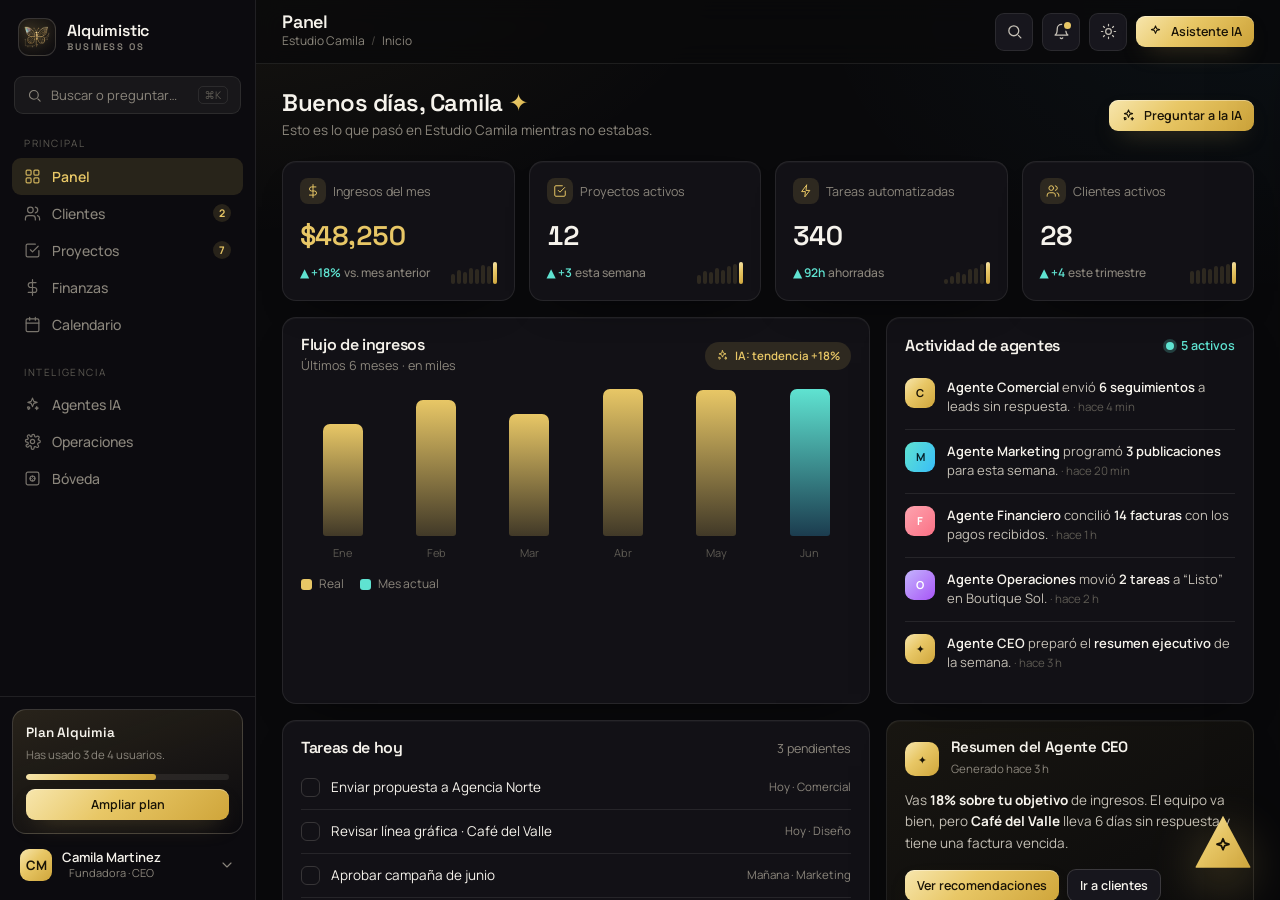
<file: demo/index.html>
<!DOCTYPE html>
<html lang="es" data-theme="dark">
<head>
<meta charset="UTF-8" />
<meta name="viewport" content="width=device-width, initial-scale=1.0" />
<title>Alquimistic Business OS · Demo</title>
<!-- Referencia visual interna: no se vende desde aquí, que Google no la muestre -->
<meta name="robots" content="noindex, follow" />
<link rel="icon" type="image/png" href="assets/logo.png" />
<link rel="preconnect" href="https://fonts.googleapis.com" />
<link rel="preconnect" href="https://fonts.gstatic.com" crossorigin />
<link href="https://fonts.googleapis.com/css2?family=Space+Grotesk:wght@400;500;600;700&family=Sora:wght@400;500;600;700&family=Manrope:wght@400;500;600;700;800&family=Plus+Jakarta+Sans:wght@400;500;600;700&family=Figtree:wght@400;500;600;700&display=swap" rel="stylesheet" />
<link rel="stylesheet" href="bos.css" />
</head>
<body>

<div class="app">
  <!-- ============ SIDEBAR ============ -->
  <aside class="side" id="side">
    <div class="side-brand">
      <span class="side-badge"><img src="assets/logo.png" alt="Alquimistic Business OS" /></span>
      <span class="nm">Alquimistic<span class="sub">Business OS</span></span>
    </div>

    <button class="side-search" id="sideSearch">
      <svg viewBox="0 0 24 24" fill="none" stroke="currentColor" stroke-width="1.8" stroke-linecap="round"><circle cx="11" cy="11" r="7"/><path d="m21 21-3.5-3.5"/></svg>
      Buscar o preguntar…
      <span class="kbd">⌘K</span>
    </button>

    <nav class="side-nav" id="sideNav"></nav>

    <div class="side-foot">
      <div class="side-upgrade">
        <div class="h">Plan Alquimia</div>
        <div class="p">Has usado 3 de 4 usuarios.</div>
        <div class="bar"><i></i></div>
        <button class="btn btn-primary btn-sm" style="width:100%">Ampliar plan</button>
      </div>
      <button class="side-user">
        <span class="avatar">CM</span>
        <span class="meta"><span class="n">Camila Martinez</span><span class="r">Fundadora · CEO</span></span>
        <svg class="gear" viewBox="0 0 24 24" fill="none" stroke="currentColor" stroke-width="1.7" stroke-linecap="round" stroke-linejoin="round"><path d="M6 9l6 6 6-6"/></svg>
      </button>
    </div>
  </aside>
  <div class="side-scrim" id="sideScrim"></div>

  <!-- ============ MAIN ============ -->
  <div class="main">
    <header class="topbar">
      <button class="icon-btn menu-btn" id="menuBtn"><svg viewBox="0 0 24 24" fill="none" stroke="currentColor" stroke-width="1.8" stroke-linecap="round"><path d="M3 6h18M3 12h18M3 18h18"/></svg></button>
      <div class="top-title">
        <h1 id="topTitle">Panel</h1>
        <div class="crumb" id="topCrumb"></div>
      </div>
      <div class="top-actions">
        <button class="icon-btn" id="topSearch" title="Buscar (⌘K)"><svg viewBox="0 0 24 24" fill="none" stroke="currentColor" stroke-width="1.8" stroke-linecap="round"><circle cx="11" cy="11" r="7"/><path d="m21 21-3.5-3.5"/></svg></button>
        <button class="icon-btn has-dot" title="Notificaciones"><svg viewBox="0 0 24 24" fill="none" stroke="currentColor" stroke-width="1.8" stroke-linecap="round" stroke-linejoin="round"><path d="M18 8a6 6 0 0 0-12 0c0 7-3 9-3 9h18s-3-2-3-9"/><path d="M13.7 21a2 2 0 0 1-3.4 0"/></svg></button>
        <button class="icon-btn" id="themeToggle" title="Cambiar tema"></button>
        <button class="btn btn-primary btn-sm" id="topSearch2" data-ai-open><svg viewBox="0 0 24 24" fill="none" stroke="currentColor" stroke-width="1.7" stroke-linecap="round" stroke-linejoin="round"><path d="M12 3l1.9 4.6L18.5 9l-4.6 1.4L12 15l-1.9-4.6L5.5 9l4.6-1.4z"/></svg><span>Asistente IA</span></button>
      </div>
    </header>

    <main class="content" id="content"></main>
  </div>
</div>

<!-- ============ AI ASSISTANT (triangle) ============ -->
<button class="ai-fab" id="aiFab" aria-label="Abrir asistente IA">
  <span class="ping"></span>
  <span class="tri"><svg viewBox="0 0 24 24" fill="none" stroke="currentColor" stroke-width="2" stroke-linecap="round" stroke-linejoin="round"><path d="M12 3l1.9 4.6L18.5 9l-4.6 1.4L12 15l-1.9-4.6L5.5 9l4.6-1.4z"/></svg></span>
</button>

<div class="scrim" id="aiScrim"></div>
<aside class="ai-panel" id="aiPanel" aria-label="Asistente IA">
  <div class="ai-head">
    <span class="tri-sm"><svg viewBox="0 0 24 24" fill="none" stroke="currentColor" stroke-width="2" stroke-linecap="round" stroke-linejoin="round"><path d="M12 3l1.9 4.6L18.5 9l-4.6 1.4L12 15l-1.9-4.6L5.5 9l4.6-1.4z"/></svg></span>
    <span class="nm">Asistente Alquimistic<span class="s">● Conectado a tu negocio</span></span>
    <button class="icon-btn x" id="aiClose"><svg viewBox="0 0 24 24" fill="none" stroke="currentColor" stroke-width="1.8" stroke-linecap="round"><path d="M18 6 6 18M6 6l12 12"/></svg></button>
  </div>
  <div class="ai-body" id="aiBody"></div>
  <div class="ai-foot">
    <div class="ai-input">
      <input id="aiInput" placeholder="Escribe o pregunta lo que quieras…" />
      <button class="ai-send" id="aiSend"><svg viewBox="0 0 24 24" fill="none" stroke="currentColor" stroke-width="2" stroke-linecap="round" stroke-linejoin="round"><path d="M22 2 11 13M22 2l-7 20-4-9-9-4z"/></svg></button>
    </div>
  </div>
</aside>

<!-- ============ COMMAND PALETTE ============ -->
<div class="cmdk-scrim" id="cmdkScrim">
  <div class="cmdk">
    <div class="cmdk-in">
      <svg viewBox="0 0 24 24" fill="none" stroke="currentColor" stroke-width="1.8" stroke-linecap="round"><circle cx="11" cy="11" r="7"/><path d="m21 21-3.5-3.5"/></svg>
      <input id="cmdkInput" placeholder="Busca módulos, acciones o pregunta a la IA…" />
      <span class="esc">ESC</span>
    </div>
    <div class="cmdk-list" id="cmdkList"></div>
  </div>
</div>

<script src="bos-icons.js"></script>
<script src="bos-data.js"></script>
<script src="bos-modules.js"></script>
<script src="bos-app.js"></script>
</body>
</html>
</file>
<file: styles.css>
/* ============================================================
   ALQUIMISTIC HUB — Landing
   Sistema visual: oro/champán sobre near-black carbón,
   acento iridiscente teal. Concepto: la alquimia del negocio.
   ============================================================ */

:root {
  /* Fonts (overridable via Tweaks) */
  --font-display: "Space Grotesk", system-ui, sans-serif;
  --font-body: "Manrope", system-ui, sans-serif;

  /* Surfaces — warm near-black */
  --bg: #09090b;
  --bg-grad-top: #100e12;
  --surface: #121116;
  --surface-2: #17161d;
  --surface-3: #1e1d26;
  --border: rgba(245, 240, 230, 0.09);
  --border-strong: rgba(245, 240, 230, 0.16);

  /* Gold / alchemy (accent overridable) */
  --gold-1: #f3dd9a;
  --gold-2: #e8c766;
  --gold-3: #d4af37;
  --gold-deep: #b8902e;
  --accent: var(--gold-2);
  --grad-gold: linear-gradient(135deg, #f7e6ad 0%, #e8c766 42%, #cfa53a 100%);

  /* Iridescent secondary (tornasol) */
  --teal: #5fe3d1;
  --cyan: #38bdf8;
  --iris-cyan: #5fe3d1;
  --iris-blue: #38bdf8;
  --iris-violet: #8b5cf6;
  --iris-rose: #f0abfc;
  --grad-iris: linear-gradient(120deg, #5fe3d1 0%, #38bdf8 36%, #8b5cf6 72%, #f0abfc 100%);
  --iris-soft: rgba(201,163,91, .16);
  --iris-glow: 0 0 22px rgba(201,163,91, .22), 0 0 34px rgba(242,169,200, .12);

  /* Text */
  --text: #f6f3ec;
  --text-2: #c5c0b6;
  --text-3: #8b867c;
  --text-faint: #5d5a53;

  /* Geometry */
  --r-sm: 10px;
  --r-md: 16px;
  --r-lg: 24px;
  --r-xl: 34px;
  --maxw: 1200px;
  --gut: clamp(20px, 5vw, 64px);

  /* Ambience (Tweakable) */
  --amb: 1;
  --grid-op: 0.5;

  /* Shadow / glow */
  --glow-gold: 0 0 0 1px rgba(201,163,91,.16), 0 18px 60px -18px rgba(201,163,91,.28);
  --shadow-card: 0 1px 0 rgba(255,255,255,.04) inset, 0 24px 60px -30px rgba(0,0,0,.9);
}

* { box-sizing: border-box; margin: 0; padding: 0; }

html { scroll-behavior: smooth; }

body {
  font-family: var(--font-body);
  background: var(--bg);
  color: var(--text);
  line-height: 1.6;
  -webkit-font-smoothing: antialiased;
  text-rendering: optimizeLegibility;
  overflow-x: hidden;
}

/* Ambient page background: warm radial wash + subtle grid */
body::before {
  content: "";
  position: fixed;
  inset: 0;
  z-index: -2;
  background:
    radial-gradient(900px 600px at 50% -10%, rgba(201,163,91,.10), transparent 60%),
    radial-gradient(700px 500px at 85% 20%, rgba(201,163,91,.05), transparent 60%),
    linear-gradient(180deg, var(--bg-grad-top), var(--bg) 40%);
}
body::after {
  content: "";
  position: fixed;
  inset: 0;
  z-index: -1;
  background-image:
    linear-gradient(rgba(245,240,230,.025) 1px, transparent 1px),
    linear-gradient(90deg, rgba(245,240,230,.025) 1px, transparent 1px);
  background-size: 64px 64px;
  -webkit-mask-image: radial-gradient(circle at 50% 30%, black, transparent 75%);
          mask-image: radial-gradient(circle at 50% 30%, black, transparent 75%);
  opacity: var(--grid-op);
}
body::before { opacity: var(--amb); }

img { max-width: 100%; display: block; }
a { color: inherit; text-decoration: none; }
button { font-family: inherit; cursor: pointer; border: none; background: none; color: inherit; }

::selection { background: rgba(201,163,91,.28); color: #fff; }

/* ---------- Layout ---------- */
.wrap { width: 100%; max-width: var(--maxw); margin: 0 auto; padding-inline: var(--gut); }
section { position: relative; }

.eyebrow {
  display: inline-flex; align-items: center; gap: 9px;
  font-family: var(--font-body);
  font-size: 12.5px; font-weight: 600; letter-spacing: .14em; text-transform: uppercase;
  color: var(--gold-2);
  padding: 7px 14px;
  border: 1px solid var(--border-strong);
  border-radius: 100px;
  background: rgba(201,163,91,.05);
}
.eyebrow .dot { width: 6px; height: 6px; border-radius: 50%; background: var(--gold-2); box-shadow: 0 0 10px var(--gold-2); }

.section-head { max-width: 720px; margin: 0 auto; text-align: center; }
.section-head.left { margin: 0; text-align: left; }

h1, h2, h3, h4 { font-family: var(--font-display); font-weight: 600; line-height: 1.04; letter-spacing: -0.02em; }

.h2 { font-size: clamp(32px, 5vw, 54px); margin: 22px 0 18px; }
.lead { font-size: clamp(16px, 2vw, 19px); color: var(--text-2); line-height: 1.65; }

.gold-text {
  background: var(--grad-gold);
  -webkit-background-clip: text; background-clip: text;
  -webkit-text-fill-color: transparent; color: transparent;
}

/* ---------- Buttons ---------- */
.btn {
  display: inline-flex; align-items: center; justify-content: center; gap: 9px;
  font-family: var(--font-body); font-weight: 600; font-size: 15px;
  padding: 14px 24px; border-radius: 100px;
  transition: transform .25s cubic-bezier(.2,.7,.2,1), box-shadow .25s, background .25s, border-color .25s;
  white-space: nowrap;
}
.btn:active { transform: translateY(1px) scale(.99); }
.btn-primary {
  color: #1a1407;
  background: var(--grad-gold);
  box-shadow: 0 1px 0 rgba(255,255,255,.4) inset, 0 14px 34px -12px rgba(201,163,91,.55);
}
.btn-primary:hover { transform: translateY(-2px); box-shadow: 0 1px 0 rgba(255,255,255,.5) inset, 0 20px 44px -12px rgba(201,163,91,.7); }
.btn-ghost {
  color: var(--text);
  border: 1px solid var(--border-strong);
  background: rgba(255,255,255,.02);
  backdrop-filter: blur(8px);
}
.btn-ghost:hover { border-color: var(--gold-3); background: rgba(201,163,91,.06); transform: translateY(-2px); }
.btn-lg { padding: 17px 32px; font-size: 16px; }

/* ---------- Nav ---------- */
.nav {
  position: fixed; top: 0; left: 0; right: 0; z-index: 100;
  transition: background .3s, border-color .3s, backdrop-filter .3s;
  border-bottom: 1px solid transparent;
}
.nav.scrolled {
  background: rgba(9,9,11,.72);
  backdrop-filter: blur(16px) saturate(1.4);
  border-bottom: 1px solid var(--border);
}
.nav-inner { display: flex; align-items: center; justify-content: space-between; height: 74px; }
.brand { display: flex; align-items: center; gap: 12px; }
.brand-badge {
  width: 40px; height: 40px; border-radius: 12px;
  display: grid; place-items: center;
  background: radial-gradient(circle at 35% 25%, rgba(201,163,91,.18), rgba(255,255,255,.02));
  border: 1px solid var(--border-strong);
  overflow: hidden;
}
.brand-badge img { width: 30px; height: 30px; object-fit: contain; filter: drop-shadow(0 0 6px rgba(201,163,91,.4)); }
.brand-name { font-family: var(--font-display); font-weight: 600; font-size: 18px; letter-spacing: -.01em; }
.brand-name .sub { display: block; font-family: var(--font-body); font-weight: 500; font-size: 10.5px; letter-spacing: .18em; text-transform: uppercase; color: var(--text-3); margin-top: -2px; }

.nav-links { display: flex; align-items: center; gap: 34px; }
.nav-links a { font-size: 14.5px; color: var(--text-2); font-weight: 500; transition: color .2s; }
.nav-links a:hover { color: var(--text); }
.nav-actions { display: flex; align-items: center; gap: 14px; }
.nav-actions .login { font-size: 14.5px; color: var(--text-2); font-weight: 500; }
.nav-actions .login:hover { color: var(--text); }
.nav-toggle { display: none; width: 42px; height: 42px; border-radius: 11px; border: 1px solid var(--border-strong); }
.nav-toggle span { display: block; width: 18px; height: 1.6px; background: var(--text); margin: 4px auto; transition: .3s; }

/* ---------- Nav móvil (menú hamburguesa) ---------- */
@media (max-width: 820px) {
  .nav-inner { position: relative; }
  .nav-toggle { display: block; }
  .nav-actions .btn-primary { display: none; }
  .nav-links {
    display: none;
    position: absolute;
    top: calc(100% + 10px);
    left: 12px; right: 12px;
    flex-direction: column;
    align-items: stretch;
    gap: 2px;
    padding: 10px;
    background: var(--surface);
    border: 1px solid var(--border-strong);
    border-radius: 16px;
    box-shadow: 0 24px 60px -22px rgba(0,0,0,.7);
  }
  .nav.menu-open .nav-links { display: flex; }
  .nav-links a { padding: 12px 14px; border-radius: 11px; font-size: 15px; }
  .nav-links a:hover { background: rgba(255,255,255,.05); }
}

/* ---------- Hero (split layout) ---------- */
.hero { padding-top: 128px; padding-bottom: 150px; text-align: left; }
.hero-grid {
  display: grid;
  grid-template-columns: minmax(0, 0.94fr) minmax(0, 1.5fr);
  gap: clamp(24px, 3vw, 46px);
  align-items: center;
}
.hero-copy { min-width: 0; }
.hero h1 {
  font-size: clamp(34px, 4.4vw, 60px);
  margin: 22px 0 0;
  max-width: 15ch;
}
.hero .lead { max-width: 48ch; margin: 22px 0 0; }
.hero-perso { display: flex; align-items: flex-start; gap: 9px; max-width: 46ch; margin: 20px 0 0; font-size: 14.5px; font-weight: 600; color: var(--gold-2); letter-spacing: .01em; line-height: 1.5; }
.hero-perso svg { width: 19px; height: 19px; flex: none; margin-top: 1px; }
.philo-heart { color: var(--gold-2); margin-left: 3px; }
.philo-heart svg { vertical-align: -2px; }
a:focus-visible, button:focus-visible, .btn:focus-visible, .mod-tab:focus-visible, .toggle-track:focus-visible, .theme-toggle:focus-visible, .nav-toggle:focus-visible {
  outline: 2px solid var(--accent); outline-offset: 3px; border-radius: 10px;
}
.mod-cta { text-align: center; margin-top: 38px; }

/* Hero CTA + trust (left-aligned in split) */
.hero-cta { display: flex; gap: 14px; justify-content: flex-start; margin-top: 32px; flex-wrap: wrap; }
.hero-alt { margin-top: 16px; font-size: 13.5px; color: var(--text-3); }
.hero-alt a { color: var(--text-2); text-decoration: underline; text-underline-offset: 3px; text-decoration-color: rgba(201,163,91,.5); }
.hero-alt a:hover { color: var(--text); }
.hero-trust { margin-top: 30px; display: flex; gap: 22px; justify-content: flex-start; flex-wrap: wrap; color: var(--text-3); font-size: 13px; }
.hero-trust b { color: var(--text); font-weight: 700; }

/* Hero visual: dashboard + phone */
.hero-visual { position: relative; min-width: 0; }
.mockup {
  border-radius: var(--r-lg);
  border: 1px solid var(--border-strong);
  background: linear-gradient(180deg, var(--surface-2), var(--surface));
  box-shadow: 0 1px 0 rgba(255,255,255,.05) inset, 0 60px 120px -50px rgba(0,0,0,.95), var(--glow-gold);
  overflow: hidden;
}
.mockup-glow { position: absolute; left: 44%; top: 50%; width: 86%; height: 380px; transform: translate(-50%,-50%); background: radial-gradient(ellipse at center, rgba(201,163,91,.16), transparent 70%); filter: blur(24px); z-index: -1; }

/* Mariposa guía — recorre el scroll: vuela y se posa por la página.
   position:fixed; JS fija el transform (translate+rotate) por waypoint. */
.fly-butterfly {
  position: fixed;
  left: 0;
  top: 0;
  width: clamp(56px, 6.4vw, 94px);
  aspect-ratio: 1;
  z-index: 40;
  pointer-events: none;
  transform: translate3d(72vw, 16vh, 0);
  transition: transform 1.7s cubic-bezier(.5, .05, .2, 1);
  will-change: transform;
}
.fly-butterfly img {
  width: 100%;
  height: 100%;
  object-fit: contain;
  transform-origin: 50% 50%;
  filter: drop-shadow(0 8px 18px rgba(0,0,0,.42)) drop-shadow(0 0 12px rgba(201,163,91,.16));
}
.fly-butterfly.is-flying img { animation: wingFlutter .5s ease-in-out infinite; }
@keyframes wingFlutter {
  0%, 100% { transform: scaleX(1) translateY(0); }
  50% { transform: scaleX(.84) translateY(-2px); }
}
@media (prefers-reduced-motion: reduce) {
  .fly-butterfly { display: none; }
}

/* ---------- Generic section spacing ---------- */
.sec { padding-block: clamp(72px, 11vw, 130px); }

/* reveal */
[data-reveal] { opacity: 0; transform: translateY(26px); transition: opacity .8s cubic-bezier(.2,.7,.2,1), transform .8s cubic-bezier(.2,.7,.2,1); }
[data-reveal].in { opacity: 1; transform: none; }
[data-reveal][data-delay="1"] { transition-delay: .08s; }
[data-reveal][data-delay="2"] { transition-delay: .16s; }
[data-reveal][data-delay="3"] { transition-delay: .24s; }
[data-reveal][data-delay="4"] { transition-delay: .32s; }
@media (prefers-reduced-motion: reduce) { [data-reveal] { opacity: 1; transform: none; transition: none; } html { scroll-behavior: auto; } }

/* ---------- Cards generic ---------- */
.card {
  background: linear-gradient(180deg, var(--surface-2), var(--surface));
  border: 1px solid var(--border);
  border-radius: var(--r-md);
  box-shadow: var(--shadow-card);
}
</file>
<file: styles-sections.css>
/* ============================================================
   ALQUIMISTIC HUB — Section styles
   ============================================================ */

/* ---------- Dashboard mockup internals ---------- */
.dash { display: grid; grid-template-columns: 210px 1fr; min-height: 540px; font-size: 13px; }
.dash-side { background: rgba(0,0,0,.22); border-right: 1px solid var(--border); padding: 16px 14px; }
.dash-brand { display: flex; align-items: center; gap: 9px; padding: 6px 8px 16px; }
.dash-brand img { width: 22px; height: 22px; }
.dash-brand span { font-family: var(--font-display); font-weight: 600; font-size: 14px; }
.dash-nav { display: flex; flex-direction: column; gap: 2px; }
.dash-nav a { display: flex; align-items: center; gap: 10px; padding: 9px 11px; border-radius: 9px; color: var(--text-3); font-weight: 500; }
.dash-nav a .ic { width: 16px; height: 16px; opacity: .8; }
.dash-nav a.active { background: rgba(201,163,91,.12); color: var(--gold-1); }
.dash-nav .label { margin: 16px 8px 6px; font-size: 10px; letter-spacing: .14em; text-transform: uppercase; color: var(--text-faint); }

.dash-main { padding: 18px 20px; display: flex; flex-direction: column; gap: 16px; }
.dash-top { display: flex; align-items: center; justify-content: space-between; }
.dash-top h4 { font-size: 17px; }
.dash-search { font-size: 12px; color: var(--text-3); border: 1px solid var(--border); padding: 7px 12px; border-radius: 8px; background: rgba(0,0,0,.2); }
.dash-stats { display: grid; grid-template-columns: repeat(3, 1fr); gap: 12px; }
.stat { background: rgba(255,255,255,.025); border: 1px solid var(--border); border-radius: 12px; padding: 13px 15px; }
.stat .k { color: var(--text-3); font-size: 11.5px; }
.stat .v { font-family: var(--font-display); font-size: 22px; font-weight: 600; margin-top: 4px; }
.stat .v.gold { color: var(--gold-1); }
.stat .d { font-size: 11px; margin-top: 3px; }
.stat .d.up { color: var(--teal); }
.dash-grid { display: grid; grid-template-columns: 1.5fr 1fr; gap: 14px; flex: 1; }
.dash-panel { background: rgba(255,255,255,.022); border: 1px solid var(--border); border-radius: 12px; padding: 14px; display: flex; flex-direction: column; }
.dash-panel .pt { display: flex; align-items: center; justify-content: space-between; margin-bottom: 12px; }
.dash-panel .pt b { font-size: 12.5px; }
.dash-panel .pt .pill { font-size: 10px; color: var(--gold-1); border: 1px solid var(--border-strong); padding: 2px 8px; border-radius: 100px; }

/* mini bar chart */
.bars { display: flex; align-items: flex-end; gap: 8px; height: 130px; padding-top: 8px; }
.bars .bar { flex: 1; border-radius: 5px 5px 0 0; background: linear-gradient(180deg, rgba(201,163,91,.85), rgba(201,163,91,.25)); }
.bars .bar.t { background: linear-gradient(180deg, rgba(201,163,91,.8), rgba(201,163,91,.2)); }

/* task list / agent feed */
.feed { display: flex; flex-direction: column; gap: 9px; }
.feed-item { display: flex; gap: 9px; align-items: flex-start; }
.feed-item .av { width: 24px; height: 24px; border-radius: 7px; flex: none; display: grid; place-items: center; font-size: 11px; font-weight: 700; }
.av.ai { background: var(--grad-gold); color: #1a1407; }
.av.teal { background: var(--grad-iris); color: #06222a; }
.av.dim { background: rgba(255,255,255,.06); color: var(--text-2); }
.feed-item .ft { font-size: 11.5px; color: var(--text-2); line-height: 1.45; }
.feed-item .ft b { color: var(--text); font-weight: 600; }
.feed-item .ft .ago { color: var(--text-faint); }

.kanban { display: grid; grid-template-columns: repeat(3,1fr); gap: 8px; }
.kanban .col { background: rgba(0,0,0,.18); border-radius: 9px; padding: 8px; }
.kanban .col .h { font-size: 10px; text-transform: uppercase; letter-spacing: .1em; color: var(--text-faint); margin-bottom: 7px; }
.kanban .t { background: rgba(255,255,255,.04); border: 1px solid var(--border); border-radius: 7px; padding: 7px 8px; font-size: 11px; margin-bottom: 6px; }
.kanban .t .tag { display: inline-block; width: 22px; height: 3px; border-radius: 3px; margin-bottom: 5px; }

/* ---------- Problem ---------- */
.problem { text-align: center; }
.chaos { position: relative; margin: 54px auto 0; max-width: 880px; height: 360px; }
.chip {
  position: absolute; display: inline-flex; align-items: center; gap: 9px;
  padding: 11px 16px; border-radius: 14px;
  background: var(--surface-2); border: 1px solid var(--border);
  box-shadow: 0 18px 40px -22px rgba(0,0,0,.9);
  font-size: 14px; font-weight: 500; color: var(--text-2);
  animation: float 7s ease-in-out infinite;
}
.chip .ic { width: 20px; height: 20px; }
.chip.danger { border-color: rgba(255,120,120,.25); }
@keyframes float { 0%,100% { transform: translateY(0) rotate(var(--rot,0)); } 50% { transform: translateY(-12px) rotate(var(--rot,0)); } }
.problem-after { margin-top: 30px; display: inline-flex; align-items: center; gap: 12px; color: var(--text-3); font-size: 14px; }

.pains { display: grid; grid-template-columns: repeat(auto-fit, minmax(220px,1fr)); gap: 16px; margin-top: 50px; }
.pain { text-align: left; padding: 22px; border-radius: var(--r-md); border: 1px solid var(--border); background: var(--surface); }
.pain h4 { font-size: 16px; margin-bottom: 6px; }
.pain p { font-size: 13.5px; color: var(--text-3); }

/* ---------- Solution pillars ---------- */
.pillars { display: grid; grid-template-columns: repeat(auto-fit, minmax(240px,1fr)); gap: 18px; margin-top: 56px; }
.pillar { padding: 28px 24px; border-radius: var(--r-md); border: 1px solid var(--border); background: linear-gradient(180deg, var(--surface-2), var(--surface)); transition: transform .35s, border-color .35s; }
.pillar:hover { transform: translateY(-5px); border-color: var(--border-strong); }
.pillar .pic { width: 50px; height: 50px; border-radius: 14px; display: grid; place-items: center; margin-bottom: 18px; background: rgba(201,163,91,.1); border: 1px solid var(--border-strong); }
.pillar .pic svg { width: 24px; height: 24px; stroke: var(--gold-1); }
.pillar h3 { font-size: 19px; margin-bottom: 9px; }
.pillar p { font-size: 14px; color: var(--text-3); }

/* ---------- Modules (tabs) ---------- */
.mod-tabs { display: flex; flex-wrap: wrap; gap: 9px; justify-content: center; margin-top: 44px; }
.mod-tab {
  display: inline-flex; align-items: center; gap: 9px;
  padding: 11px 18px; border-radius: 100px; font-size: 14px; font-weight: 600;
  color: var(--text-2); border: 1px solid var(--border); background: var(--surface);
  transition: .25s;
}
.mod-tab .ic { width: 17px; height: 17px; }
.mod-tab:hover { color: var(--text); border-color: var(--border-strong); }
.mod-tab.active { color: #1a1407; background: var(--grad-gold); border-color: transparent; box-shadow: 0 10px 26px -12px rgba(201,163,91,.6); }

.mod-stage { margin-top: 34px; border-radius: var(--r-lg); border: 1px solid var(--border-strong); background: linear-gradient(180deg, var(--surface-2), var(--surface)); box-shadow: var(--shadow-card); overflow: hidden; }
.mod-panel { display: none; grid-template-columns: 1fr 1fr; min-height: 420px; }
.mod-panel.active { display: grid; animation: fade .5s ease; }
@keyframes fade { from { opacity: 0; transform: translateY(8px); } to { opacity: 1; transform: none; } }
.mod-copy { padding: clamp(28px,4vw,52px); display: flex; flex-direction: column; justify-content: center; }
.mod-copy .tag { color: var(--gold-2); font-size: 12.5px; font-weight: 700; letter-spacing: .1em; text-transform: uppercase; }
.mod-copy h3 { font-size: clamp(24px,3vw,34px); margin: 14px 0 14px; }
.mod-copy p { color: var(--text-2); font-size: 15px; }
.mod-copy ul { list-style: none; margin-top: 22px; display: flex; flex-direction: column; gap: 12px; }
.mod-copy li { display: flex; gap: 11px; align-items: flex-start; font-size: 14.5px; color: var(--text-2); }
.mod-copy li svg { width: 19px; height: 19px; flex: none; margin-top: 1px; stroke: var(--gold-1); }
.mod-visual { border-left: 1px solid var(--border); background: radial-gradient(circle at 70% 20%, rgba(201,163,91,.07), transparent 60%), rgba(0,0,0,.18); padding: clamp(22px,3vw,40px); display: grid; place-items: center; }
.mv-card { width: 100%; background: rgba(255,255,255,.022); border: 1px solid var(--border); border-radius: 14px; padding: 18px; }

/* ---------- Bóveda (solo visual, sin texto) ---------- */
.mod-panel.mod-boveda { grid-template-columns: 1fr; min-height: 480px; }
.boveda-stage { position: relative; width: 100%; min-height: 480px; display: grid; place-items: center; overflow: hidden; }
.boveda-glow { position: absolute; left: 50%; top: 50%; transform: translate(-50%,-50%); width: 660px; height: 660px; max-width: 92%; border-radius: 50%; background: radial-gradient(circle, rgba(201,163,91,.22), rgba(201,163,91,.06) 45%, transparent 66%); filter: blur(6px); pointer-events: none; }
.boveda-stage img { position: relative; z-index: 1; height: 100%; max-height: 480px; width: auto; max-width: 90%; object-fit: contain; display: block; filter: drop-shadow(0 30px 70px rgba(201,163,91,.22)); }
@media (max-width: 720px) {
  .mod-panel.mod-boveda { min-height: 0; }
  .boveda-stage { min-height: 0; padding: 0; }
  .boveda-stage img { width: 100%; height: auto; max-height: none; max-width: 100%; }
  .boveda-glow { width: 100%; height: 100%; max-width: 100%; border-radius: 0; }
}

/* ---------- Agents ---------- */
.agents-grid { display: grid; grid-template-columns: repeat(auto-fit, minmax(230px,1fr)); gap: 18px; margin-top: 56px; }
.agent {
  position: relative; overflow: hidden;
  padding: 26px 24px; border-radius: var(--r-md);
  border: 1px solid var(--border);
  background: linear-gradient(180deg, var(--surface-2), var(--surface));
  transition: transform .4s, border-color .4s, box-shadow .4s;
}
.agent::before { content: ""; position: absolute; inset: 0; opacity: 0; transition: opacity .4s; background: radial-gradient(circle at 50% 0%, rgba(201,163,91,.14), transparent 60%); }
.agent:hover { transform: translateY(-6px); border-color: var(--border-strong); box-shadow: 0 30px 60px -34px rgba(0,0,0,.9); }
.agent:hover::before { opacity: 1; }
.agent .orb {
  width: 54px; height: 54px; border-radius: 16px; display: grid; place-items: center; margin-bottom: 18px;
  background: radial-gradient(circle at 35% 25%, rgba(201,163,91,.3), rgba(201,163,91,.06));
  border: 1px solid var(--border-strong); position: relative;
}
.agent .orb svg { width: 26px; height: 26px; stroke: var(--gold-1); }
.agent h3 { font-size: 19px; margin-bottom: 4px; }
.agent .role { font-size: 12px; color: var(--gold-2); font-weight: 600; letter-spacing: .06em; text-transform: uppercase; margin-bottom: 12px; }
.agent p { font-size: 13.8px; color: var(--text-3); position: relative; }
.agent.featured { grid-column: span 1; background: linear-gradient(180deg, rgba(201,163,91,.1), var(--surface)); border-color: var(--border-strong); }

/* ---------- Benefits ---------- */
.benefits { display: grid; grid-template-columns: 1.1fr 1fr; gap: 60px; align-items: center; }
.ben-list { display: flex; flex-direction: column; gap: 4px; }
.ben { display: flex; gap: 18px; padding: 22px 4px; border-bottom: 1px solid var(--border); }
.ben:last-child { border-bottom: none; }
.ben .num { font-family: var(--font-display); font-size: 14px; color: var(--gold-2); font-weight: 600; padding-top: 3px; }
.ben h4 { font-size: 19px; margin-bottom: 5px; }
.ben p { font-size: 14px; color: var(--text-3); }
.ben-metric { background: linear-gradient(180deg, var(--surface-2), var(--surface)); border: 1px solid var(--border); border-radius: var(--r-lg); padding: 38px; display: grid; gap: 26px; box-shadow: var(--shadow-card); }
.metric-big { text-align: center; }
.metric-big .v { font-family: var(--font-display); font-size: clamp(48px,7vw,72px); font-weight: 600; line-height: 1; }
.metric-big .l { color: var(--text-3); font-size: 14px; margin-top: 10px; }
.metric-row { display: grid; grid-template-columns: 1fr 1fr; gap: 14px; }
.metric-row .m { background: rgba(255,255,255,.025); border: 1px solid var(--border); border-radius: 14px; padding: 18px; }
.metric-row .m .v { font-family: var(--font-display); font-size: 28px; font-weight: 600; }
.metric-row .m .l { font-size: 12.5px; color: var(--text-3); margin-top: 3px; }

/* ---------- Pricing ---------- */
.price-toggle { display: inline-flex; align-items: center; gap: 14px; margin: 36px auto 0; }
.toggle-track { width: 56px; height: 30px; border-radius: 100px; background: var(--surface-3); border: 1px solid var(--border-strong); position: relative; transition: background .3s; }
.toggle-track .knob { position: absolute; top: 3px; left: 3px; width: 22px; height: 22px; border-radius: 50%; background: var(--grad-gold); transition: transform .3s cubic-bezier(.2,.7,.2,1); box-shadow: 0 4px 10px -3px rgba(201,163,91,.7); }
.price-toggle.annual .toggle-track .knob { transform: translateX(26px); }
.toggle-label { font-size: 14.5px; color: var(--text-3); font-weight: 600; transition: color .25s; }
.toggle-label.on { color: var(--text); }
/* La prueba de 7 días: lo primero que se lee bajo los precios. */
.trial-note { max-width: 560px; margin: 14px auto 0; font-size: 14px; line-height: 1.6; color: var(--text-2); }
.trial-note b { color: var(--text); font-weight: 700; }
.save-pill { font-size: 11.5px; font-weight: 700; color: var(--teal); border: 1px solid rgba(201,163,91,.3); background: rgba(201,163,91,.08); padding: 3px 10px; border-radius: 100px; }

.plans { display: grid; grid-template-columns: repeat(3,1fr); gap: 20px; margin-top: 50px; align-items: stretch; }
.plan { display: flex; flex-direction: column; padding: 32px 28px; border-radius: var(--r-lg); border: 1px solid var(--border); background: linear-gradient(180deg, var(--surface-2), var(--surface)); transition: transform .35s, border-color .35s; }
.plan:hover { transform: translateY(-5px); }
.plan.popular { border-color: var(--gold-3); background: linear-gradient(180deg, rgba(201,163,91,.1), var(--surface)); box-shadow: var(--glow-gold); position: relative; }
.plan-flag { position: absolute; top: -13px; left: 50%; transform: translateX(-50%); background: var(--grad-gold); color: #1a1407; font-size: 11.5px; font-weight: 700; letter-spacing: .04em; padding: 5px 14px; border-radius: 100px; }
.plan .pname { font-family: var(--font-display); font-size: 21px; font-weight: 600; }
.plan .pdesc { font-size: 13.5px; color: var(--text-3); margin-top: 6px; min-height: 40px; }
.plan .pprice { margin: 20px 0 4px; display: flex; align-items: baseline; gap: 6px; }
.plan .pprice .amt { font-family: var(--font-display); font-size: 46px; font-weight: 600; }
.plan .pprice .per { font-size: 14px; color: var(--text-3); }
.plan .pnote { font-size: 12.5px; color: var(--text-faint); min-height: 18px; }
.plan .btn { width: 100%; margin: 24px 0 22px; }
.plan ul { list-style: none; display: flex; flex-direction: column; gap: 12px; }
.plan li { display: flex; gap: 11px; font-size: 14px; color: var(--text-2); align-items: flex-start; }
.plan li svg { width: 18px; height: 18px; flex: none; margin-top: 2px; stroke: var(--gold-1); }
.plan li.muted { color: var(--text-faint); }
.plan li.muted svg { stroke: var(--text-faint); }

/* ---------- Testimonials ---------- */
.tcards { display: grid; grid-template-columns: 1fr 2fr; gap: 20px; margin-top: 54px; align-items: stretch; }
.tcard { padding: 28px 26px; border-radius: var(--r-md); border: 1px solid var(--border); background: var(--surface); display: flex; flex-direction: column; gap: 18px; }
.tcard.invite { background: linear-gradient(165deg, rgba(201,163,91,.12), var(--surface)); border-color: var(--gold-3); justify-content: space-between; }
.tcard .quote { font-size: 15px; color: var(--text-2); line-height: 1.6; }
.tcard.ghost .quote { color: var(--text-faint); }
.tcard .person { display: flex; align-items: center; gap: 12px; }
.tcard .person .pa { width: 42px; height: 42px; border-radius: 12px; background: var(--surface-3); border: 1px solid var(--border); display: grid; place-items: center; color: var(--text-3); font-size: 11px; }
.tcard .person .pn { font-weight: 600; font-size: 14px; }
.tcard .person .pr { font-size: 12.5px; color: var(--text-3); }
.tcard.ghost { opacity: .7; }
.tcard .stars { display: flex; gap: 3px; }
.tcard .stars svg { width: 15px; height: 15px; fill: var(--gold-2); }

/* Plans — implementation note */
.plans-impl { display: flex; align-items: center; gap: 16px; max-width: 760px; margin: 30px auto 0; padding: 18px 22px; border-radius: var(--r-md); border: 1px solid var(--gold-3); background: linear-gradient(165deg, rgba(201,163,91,.1), var(--surface)); }
.plans-impl .pi-ic { width: 44px; height: 44px; flex: none; border-radius: 12px; display: grid; place-items: center; background: rgba(201,163,91,.14); border: 1px solid var(--border-strong); }
.plans-impl .pi-ic svg { width: 23px; height: 23px; stroke: var(--gold-1); }
.plans-impl .pi-txt { font-size: 15px; color: var(--text-2); line-height: 1.5; }
.plans-impl .pi-txt b { color: var(--text); font-weight: 700; }
.plans-impl .pi-txt .pi-amt { color: var(--gold-1); }
.plans-impl .pi-txt small { display: block; font-size: 12.5px; color: var(--text-3); margin-top: 4px; }

/* Testimonials — sectors card */
.tcard.sectors { background: var(--surface); justify-content: flex-start; gap: 22px; }
.tcard.sectors .sec-eyebrow { font-size: 12px; letter-spacing: .14em; text-transform: uppercase; color: var(--gold-1); font-weight: 700; }
.tcard.sectors h3 { font-family: var(--font-display); font-size: clamp(20px, 2.2vw, 26px); font-weight: 600; margin-top: 10px; line-height: 1.25; max-width: 22ch; }
.sectors-grid { display: grid; grid-template-columns: repeat(3, 1fr); gap: 12px; }
.sector { display: flex; align-items: center; gap: 10px; padding: 14px 16px; border-radius: 14px; border: 1px solid var(--border); background: var(--surface-2); font-size: 14.5px; font-weight: 600; color: var(--text); }
.sector svg { width: 19px; height: 19px; flex: none; stroke: var(--gold-1); }
.sector.more { justify-content: center; color: var(--text-3); font-weight: 600; border-style: dashed; background: transparent; }

/* ---------- CTA final ---------- */
.cta-final { text-align: center; }
.cta-box {
  position: relative; overflow: hidden;
  border-radius: var(--r-xl); padding: clamp(48px,7vw,90px) clamp(24px,5vw,60px);
  border: 1px solid var(--border-strong);
  background: linear-gradient(180deg, var(--surface-2), var(--surface));
}
.cta-box::before { content: ""; position: absolute; inset: 0; background: radial-gradient(700px 360px at 50% 0%, rgba(201,163,91,.18), transparent 65%); }
.cta-box::after { content: ""; position: absolute; left: 50%; bottom: -60%; width: 120%; height: 120%; transform: translateX(-50%); background: radial-gradient(circle, rgba(201,163,91,.07), transparent 60%); }
.cta-box > * { position: relative; }
.cta-box h2 { font-size: clamp(30px,5vw,56px); max-width: 18ch; margin: 0 auto; }
.cta-box .lead { margin: 22px auto 0; max-width: 52ch; }
.cta-actions { display: flex; gap: 14px; justify-content: center; flex-wrap: wrap; margin-top: 30px; }
.cta-box .btn { margin-top: 36px; }

/* ---------- Footer ---------- */
.footer { border-top: 1px solid var(--border); padding-block: 60px 36px; margin-top: 30px; }
.foot-grid { display: grid; grid-template-columns: 1.6fr 1fr 1fr 1fr; gap: 40px; }
.foot-brand p { color: var(--text-3); font-size: 14px; max-width: 30ch; margin-top: 16px; }
.foot-col h5 { font-size: 12.5px; letter-spacing: .12em; text-transform: uppercase; color: var(--text-faint); margin-bottom: 16px; }
.foot-col a { display: block; color: var(--text-2); font-size: 14px; padding: 6px 0; transition: color .2s; }
.foot-col a:hover { color: var(--gold-1); }
.foot-bottom { display: flex; justify-content: space-between; align-items: center; margin-top: 48px; padding-top: 24px; border-top: 1px solid var(--border); color: var(--text-faint); font-size: 13px; flex-wrap: wrap; gap: 12px; }

/* ---------- Responsive ---------- */
@media (max-width: 900px) {
  .nav-links, .nav-actions .login { display: none; }
  .nav-toggle { display: block; }
  .nav.menu-open .nav-links {
    display: flex; flex-direction: column; gap: 4px;
    position: absolute; top: 74px; left: 0; right: 0;
    background: rgba(9,9,11,.96); backdrop-filter: blur(16px);
    border-bottom: 1px solid var(--border); padding: 14px var(--gut) 22px;
  }
  .nav.menu-open .nav-links a { padding: 12px 0; font-size: 16px; border-bottom: 1px solid var(--border); }
  .mod-panel.active { grid-template-columns: 1fr; }
  .mod-visual { border-left: none; border-top: 1px solid var(--border); }
  .benefits { grid-template-columns: 1fr; gap: 36px; }
  .plans { grid-template-columns: 1fr; max-width: 440px; margin-inline: auto; }
  .plan.popular { transform: none; }
  .tcards { grid-template-columns: 1fr; }
  .foot-grid { grid-template-columns: 1fr 1fr; gap: 30px; }
  .dash { grid-template-columns: 1fr; }
  .dash-side { display: none; }
}
@media (max-width: 560px) {
  .dash-stats { grid-template-columns: 1fr; }
  .dash-grid { grid-template-columns: 1fr; }
  .foot-grid { grid-template-columns: 1fr; }
  .hero-trust { gap: 16px; }
}

/* ============================================================
   HERO — split dashboard & floating phone
   ============================================================ */
.hero-dash { display: grid; grid-template-columns: 156px 1fr; font-size: 12px; }
.hd-side { background: rgba(0,0,0,.24); border-right: 1px solid var(--border); padding: 14px 11px; }
.hd-brand { display: flex; align-items: center; gap: 8px; padding: 4px 6px 14px; }
.hd-brand img { width: 20px; height: 20px; }
.hd-brand span { font-family: var(--font-display); font-weight: 600; font-size: 12.5px; line-height: 1; }
.hd-brand small { display: block; font-size: 7px; letter-spacing: .16em; color: var(--text-faint); margin-top: 3px; }
.hd-nav { display: flex; flex-direction: column; gap: 1px; }
.hd-nav a { display: flex; align-items: center; gap: 9px; padding: 7px 9px; border-radius: 8px; color: var(--text-3); font-weight: 500; font-size: 11.5px; }
.hd-nav a svg { width: 14px; height: 14px; opacity: .85; flex: none; }
.hd-nav a.active { background: rgba(201,163,91,.13); color: var(--gold-1); }

.hd-main { padding: 14px 15px; display: flex; flex-direction: column; gap: 12px; min-width: 0; }
.hd-top { display: flex; align-items: center; justify-content: space-between; gap: 8px; }
.hd-top b { font-size: 13px; font-family: var(--font-display); font-weight: 600; }
.hd-range { font-size: 9.5px; color: var(--text-3); border: 1px solid var(--border); padding: 4px 8px; border-radius: 7px; background: rgba(0,0,0,.2); white-space: nowrap; }
.hd-stats { display: grid; grid-template-columns: repeat(4, 1fr); gap: 8px; }
.hd-stat { background: rgba(255,255,255,.025); border: 1px solid var(--border); border-radius: 9px; padding: 9px 9px; min-width: 0; }
.hd-stat .k { color: var(--text-3); font-size: 9px; line-height: 1.25; }
.hd-stat .v { font-family: var(--font-display); font-size: 14px; font-weight: 600; margin-top: 6px; letter-spacing: -.01em; white-space: nowrap; }
.hd-stat .v.gold { color: var(--gold-1); }
.hd-stat .d { font-size: 8.5px; margin-top: 3px; color: var(--teal); }
.hd-lower { display: grid; grid-template-columns: 1fr; gap: 10px; }
.hd-panel { background: rgba(255,255,255,.022); border: 1px solid var(--border); border-radius: 10px; padding: 11px 12px; min-width: 0; }
.hd-panel .h { display: flex; align-items: center; justify-content: space-between; gap: 6px; margin-bottom: 9px; }
.hd-panel .h b { font-size: 11px; font-family: var(--font-display); font-weight: 600; }
.hd-panel .h .pill { font-size: 8.5px; color: var(--gold-1); border: 1px solid var(--border-strong); padding: 2px 7px; border-radius: 100px; white-space: nowrap; }
.hd-chart svg { width: 100%; height: 124px; display: block; }
.hd-chart-foot { display: flex; gap: 16px; margin-top: 10px; font-size: 9.5px; color: var(--text-3); }
.hd-chart-foot b { color: var(--text-2); font-weight: 700; }
.hd-chart-foot b.pos { color: var(--teal); }
.hd-tasks { display: flex; flex-direction: column; gap: 9px; }
.hd-task { display: flex; gap: 8px; align-items: flex-start; }
.hd-task .tick { width: 14px; height: 14px; border-radius: 5px; border: 1.5px solid var(--border-strong); flex: none; margin-top: 1px; position: relative; }
.hd-task.done .tick { background: var(--grad-gold); border-color: transparent; }
.hd-task.done .tick::after { content: "✓"; position: absolute; inset: 0; display: grid; place-items: center; font-size: 9px; color: #1a1407; font-weight: 800; }
.hd-task .tt { font-size: 10px; color: var(--text-2); line-height: 1.3; }
.hd-task .tt small { display: block; color: var(--text-faint); font-size: 8.5px; margin-top: 1px; }

/* Floating phone — hangs off the bottom-right corner */
.phone {
  position: absolute; right: -22px; bottom: -108px; width: 170px; z-index: 3;
  border-radius: 30px; padding: 7px;
  background: linear-gradient(180deg, #20202a, #111016);
  border: 1px solid rgba(255,255,255,.1);
  box-shadow: 0 50px 100px -28px rgba(0,0,0,.96), 0 0 0 1px rgba(0,0,0,.5), 0 2px 0 rgba(255,255,255,.06) inset;
}
.phone::before { content: ""; position: absolute; top: 13px; left: 50%; transform: translateX(-50%); width: 46px; height: 5px; border-radius: 100px; background: rgba(255,255,255,.14); z-index: 2; }
.phone-screen { background: var(--bg); border-radius: 26px; padding: 26px 13px 16px; overflow: hidden; min-height: 384px; display: flex; flex-direction: column; }
.phone-top { display: flex; align-items: center; gap: 8px; margin-bottom: 13px; }
.phone-top .pav { width: 27px; height: 27px; border-radius: 50%; background: var(--grad-gold); flex: none; box-shadow: 0 0 0 2px rgba(201,163,91,.2); }
.phone-top .ph-greet b { font-size: 11.5px; display: block; font-family: var(--font-display); font-weight: 600; }
.phone-top .ph-greet small { font-size: 8.5px; color: var(--text-faint); }
.phone-bal { background: linear-gradient(165deg, rgba(201,163,91,.16), rgba(255,255,255,.02)); border: 1px solid var(--border-strong); border-radius: 16px; padding: 12px 13px; }
.phone-bal .pb-row { display: flex; align-items: center; justify-content: space-between; gap: 8px; }
.phone-bal .k { font-size: 8.5px; color: var(--text-3); }
.phone-bal .v { font-family: var(--font-display); font-size: 19px; font-weight: 600; color: var(--gold-1); margin-top: 3px; letter-spacing: -.01em; }
.phone-bal .d { font-size: 8px; color: var(--teal); margin-top: 3px; }
.phone-bal .pb-spark { width: 54px; height: 30px; flex: none; align-self: flex-end; }
.phone-acts { margin-top: 14px; flex: 1; }
.phone-acts .lbl { font-size: 8.5px; letter-spacing: .1em; text-transform: uppercase; color: var(--text-faint); margin-bottom: 8px; }
.phone-act { display: flex; gap: 9px; align-items: center; padding: 8px 0; border-bottom: 1px solid var(--border); }
.phone-act:last-child { border-bottom: none; }
.phone-act .pa-ic { width: 23px; height: 23px; border-radius: 8px; display: grid; place-items: center; font-size: 10px; font-weight: 700; flex: none; }
.phone-act .pa-t { font-size: 9.5px; color: var(--text-2); line-height: 1.25; flex: 1; min-width: 0; }
.phone-act .pa-t small { display: block; color: var(--text-faint); font-size: 8px; }
.phone-act .pa-ago { font-size: 8px; color: var(--text-faint); flex: none; }
.phone-nav { display: flex; justify-content: space-around; margin-top: 12px; padding-top: 10px; border-top: 1px solid var(--border); }
.phone-nav span { width: 16px; height: 16px; border-radius: 5px; background: rgba(255,255,255,.08); }
.phone-nav span.on { background: var(--grad-gold); }

/* ---------- Hero responsive ---------- */
@media (max-width: 1040px) {
  .hero-grid { grid-template-columns: minmax(0, 1fr) minmax(0, 1.3fr); }
}
@media (max-width: 900px) {
  .hero { padding-top: 112px; padding-bottom: 70px; text-align: center; }
  .hero-grid { grid-template-columns: 1fr; gap: 46px; }
  .hero-copy { max-width: 640px; margin: 0 auto; }
  .hero h1 { margin-inline: auto; }
  .hero .lead { margin-inline: auto; }
  .hero-perso { margin-inline: auto; }
  .hero-cta { justify-content: center; }
  .hero-trust { justify-content: center; }
  .hero-visual { max-width: 600px; margin: 0 auto; }
  .phone { right: -10px; bottom: -46px; }
  .tcards { grid-template-columns: 1fr; }
  .sectors-grid { grid-template-columns: repeat(2, 1fr); }
}
@media (max-width: 620px) {
  .hd-stats { grid-template-columns: repeat(2, 1fr); }
  .phone { display: none; }
}
@media (max-width: 480px) {
  .hero-dash { grid-template-columns: 1fr; }
  .hd-side { display: none; }
  .sectors-grid { grid-template-columns: 1fr; }
  .hd-lower { grid-template-columns: 1fr; }
}
</file>
<file: styles-portafolio.css>
/* ============================================================
   ALQUIMISTIC — secciones del portafolio (rediseño 2026-10)
   Reutiliza tokens de styles.css / theme.css. Mobile-first:
   la base es una columna; los media queries abren columnas.
   ============================================================ */

.lead-strong { color: var(--text); font-weight: 700; }

/* Cierre de sección (frase final centrada) */
.sec-close { max-width: 640px; margin: 44px auto 0; text-align: center; font-size: clamp(16px, 2vw, 18px); color: var(--text-2); line-height: 1.6; }
.sec-close b { color: var(--text); }

/* ---------- Hero: vista "Hoy" de la oficina ---------- */
.hd-today { display: flex; flex-direction: column; gap: 10px; }
.hd-today-item { display: flex; gap: 12px; align-items: center; padding: 14px; border-radius: 12px; border: 1px solid var(--border); background: rgba(255,255,255,.025); }
.hd-today-item b { display: block; font-size: 13px; font-family: var(--font-display); font-weight: 600; }
.hd-today-item small { display: block; font-size: 11px; color: var(--text-3); margin-top: 2px; }
.hti-ic { width: 34px; height: 34px; flex: none; border-radius: 10px; display: grid; place-items: center; background: rgba(201,163,91,.12); border: 1px solid var(--border-strong); color: var(--gold-1); }
.hti-ic svg { width: 17px; height: 17px; }
.phone-bal .phone-ask { font-size: 10.5px; color: var(--text); margin-top: 6px; line-height: 1.35; font-weight: 600; }
.phone-bal .phone-ans { font-size: 9px; color: var(--teal); margin-top: 5px; line-height: 1.35; }
:root[data-theme="light"] .hd-today-item { background: #ffffff; }

/* ---------- Problema: chips más contenidos ---------- */
.problem .chaos { height: 260px; max-width: 720px; }
@media (max-width: 620px) {
  .problem .chaos { height: auto; display: flex; flex-wrap: wrap; justify-content: center; gap: 10px; margin-top: 34px; }
  .problem .chaos .chip { position: static; }
}

/* ---------- Qué puedo crear: 6 tarjetas ---------- */
.pillars-6 { grid-template-columns: 1fr; }
@media (min-width: 620px) { .pillars-6 { grid-template-columns: repeat(2, 1fr); } }
@media (min-width: 980px) { .pillars-6 { grid-template-columns: repeat(3, 1fr); } }

/* ---------- Proyectos: carrusel ----------
   Panel dorado con píldoras (izquierda) + tarjetas apiladas (derecha).
   La lógica vive en app.js (data-pc). */
/* Flotante: sin recuadro ni fondo; las tarjetas viven sobre los halos de la página */
.pc {
  margin-top: 50px;
  display: grid; grid-template-columns: 1fr;
}
.tag-soon { font-size: 10.5px; letter-spacing: .06em; color: var(--teal); border: 1px solid rgba(201,163,91,.3); background: rgba(201,163,91,.08); padding: 3px 10px; border-radius: 100px; }

/* Panel de píldoras: mismo fondo de la página, con halos suaves.
   El dorado sólo marca la píldora activa (como los botones). */
.pc-list {
  position: relative; overflow: hidden;
  display: flex; gap: 8px; padding: 18px; overflow-x: auto; scrollbar-width: none;
}
.pc-list::-webkit-scrollbar { display: none; }
.pc-pill {
  flex: none;
  display: inline-flex; align-items: center; gap: 10px;
  padding: 13px 20px; border-radius: 100px;
  font-family: var(--font-mono, monospace); font-size: 12px; font-weight: 500;
  letter-spacing: .12em; text-transform: uppercase; white-space: nowrap;
  color: var(--text-2); border: 1px solid var(--border-strong); background: rgba(255,255,255,.02);
  opacity: .8;
  transition: transform .7s cubic-bezier(.22,.61,.36,1), opacity .5s, background .35s, color .35s, border-color .35s, box-shadow .35s;
}
.pc-pill svg { width: 17px; height: 17px; flex: none; }
.pc-pill:hover { opacity: 1; color: var(--text); border-color: var(--gold-3); }
/* Activa en oscuro: carbón con filo dorado y brillo suave */
.pc-pill.is-on {
  opacity: 1; color: var(--gold-1);
  border-color: var(--gold-2);
  background: linear-gradient(180deg, rgba(201,163,91,.14), rgba(201,163,91,.04));
  box-shadow: 0 0 0 1px rgba(201,163,91,.12), 0 10px 30px -14px rgba(201,163,91,.55);
}
/* Activa en claro: oro sólido, como el botón principal */
:root[data-theme="light"] .pc-pill { background: rgba(255,255,255,.6); }
:root[data-theme="light"] .pc-pill.is-on {
  color: #1a1407; border-color: transparent; background: var(--grad-gold);
  box-shadow: 0 1px 0 rgba(255,255,255,.4) inset, 0 12px 28px -14px rgba(184,144,46,.6);
}

/* Escenario de tarjetas */
.pc-stage {
  position: relative; min-height: 600px; overflow: visible;
  display: grid; place-items: center;
  perspective: 1400px;
}
.pc-card {
  position: absolute; left: 50%; top: 50%;
  width: min(360px, 82%); height: 540px;
  margin: -270px 0 0 calc(min(360px, 82%) / -2);
  border-radius: 28px; overflow: hidden;
  background: #1a1916; border: 1px solid rgba(244,239,230,.10);
  box-shadow: 0 40px 80px -40px rgba(0,0,0,.85), 0 0 0 6px rgba(255,255,255,.02);
  transition: transform .75s cubic-bezier(.22,.61,.36,1), opacity .6s, filter .6s;
  cursor: pointer;
}
.pc-card[data-pos="0"]  { transform: none; opacity: 1; z-index: 3; cursor: default; }
.pc-card[data-pos="-1"] { transform: translateX(-46%) scale(.82) rotateY(18deg); opacity: .45; filter: brightness(.6); z-index: 2; }
.pc-card[data-pos="1"]  { transform: translateX(46%) scale(.82) rotateY(-18deg); opacity: .45; filter: brightness(.6); z-index: 2; }
.pc-card[data-pos="far"] { transform: scale(.7); opacity: 0; z-index: 1; pointer-events: none; }
:root[data-theme="light"] .pc-card[data-pos="-1"],
:root[data-theme="light"] .pc-card[data-pos="1"] { opacity: .22; filter: none; }
:root[data-theme="light"] .pc-card { box-shadow: 0 40px 80px -40px rgba(20,18,12,.45); }

.pc-shot {
  position: absolute; inset: 0;
  background:
    radial-gradient(circle at 70% 18%, rgba(201,163,91,.16), transparent 55%),
    radial-gradient(circle at 15% 80%, rgba(95,227,209,.08), transparent 55%),
    #1d1b18;
}
.pc-shot img { width: 100%; height: 100%; object-fit: cover; object-position: top center; }
.pc-shot .shot-placeholder { inset: 60px 16px 52%; color: rgba(244,239,230,.45); border-color: rgba(244,239,230,.18); }

.pc-live {
  position: absolute; top: 22px; left: 24px; right: 24px; z-index: 1;
  display: flex; flex-wrap: wrap; align-items: center; gap: 10px;
  font-family: var(--font-mono, monospace); font-size: 10.5px; font-weight: 500;
  letter-spacing: .28em; text-transform: uppercase; color: #f4efe6;
}
.pc-live i { width: 7px; height: 7px; border-radius: 50%; background: #e3c88c; flex: none; }
.pc-live .tag-soon { letter-spacing: .12em; color: #e3c88c; }
/* Captura clara (Soberana): la etiqueta va en tinta para que se lea */
.pc-card--claro .pc-live { color: #4a1530; }
.pc-card--claro .pc-live i { background: #d63a78; }

.pc-info {
  position: absolute; left: 0; right: 0; bottom: 0;
  display: flex; flex-direction: column; align-items: flex-start; gap: 10px;
  padding: 96px 24px 24px;
  color: #f4efe6;
  background: linear-gradient(180deg, rgba(14,13,12,0) 0%, rgba(14,13,12,.86) 32%, rgba(14,13,12,.97) 100%);
  transition: opacity .5s .15s;
}
.pc-card:not([data-pos="0"]) .pc-info { opacity: 0; transition-delay: 0s; }
.pc-info h3 { font-size: 24px; color: #f4efe6; }
.pc-info p { font-size: 14px; line-height: 1.55; color: rgba(244,239,230,.76); }
.pc-info .pc-result { font-family: var(--font-display); font-size: 15.5px; font-weight: 600; color: #e3c88c; }
.pc-link { display: inline-flex; align-items: center; gap: 6px; margin-top: 2px; font-weight: 600; font-size: 14px; color: #e3c88c; }
.pc-link:hover { text-decoration: underline; text-underline-offset: 4px; }

/* Escritorio: panel de píldoras a la izquierda, como una rueda */
@media (min-width: 900px) {
  .pc { grid-template-columns: .7fr 1.3fr; min-height: 640px; }
  .pc-list {
    display: block; padding: 0; overflow: hidden;
  }
  .pc-pill {
    position: absolute; left: 12%; top: 50%;
    transform: translateY(calc(-50% + var(--d, 0) * 74px));
  }
  .pc-pill:not(.is-on) { opacity: .55; }
  .pc-stage { min-height: 640px; overflow: visible; }
}
@media (max-width: 899px) {
  .pc-card { height: 520px; margin-top: -260px; }
  .pc-list { padding: 0 2px 18px; }
  .pc-card[data-pos="-1"] { transform: translateX(-56%) scale(.8); }
  .pc-card[data-pos="1"]  { transform: translateX(56%) scale(.8); }
}
@media (prefers-reduced-motion: reduce) {
  .pc-card, .pc-pill, .pc-info { transition: none; }
}

/* Marcador visible para imágenes pendientes */
.shot-placeholder {
  position: absolute; inset: 14px; display: grid; place-items: center; text-align: center;
  border: 1.5px dashed var(--border-strong); border-radius: var(--r-md);
  color: var(--text-3); font-size: 15px; font-weight: 600; letter-spacing: .02em;
}

/* ---------- La oficina ---------- */
.office { display: grid; grid-template-columns: 1fr; gap: 40px; align-items: center; }
.office-copy .lead { margin-top: 4px; }
.office-mods { list-style: none; display: flex; flex-wrap: wrap; gap: 9px; margin-top: 26px; }
.office-mods li { padding: 9px 16px; border-radius: 100px; font-size: 14px; font-weight: 600; color: var(--text-2); border: 1px solid var(--border); background: var(--surface); }
.office-mods li.mod-ia { color: var(--gold-1); border-color: var(--gold-3); }
.office-ia { position: relative; margin-top: 26px; padding: 22px 22px 20px; border-radius: var(--r-md); border: 1px solid var(--gold-3); background: linear-gradient(165deg, rgba(201,163,91,.12), var(--surface)); }
.office-ia h3 { font-size: 19px; margin-bottom: 6px; }
.office-ia p { font-size: 14.5px; color: var(--text-2); }
.soon-pill { position: absolute; top: -12px; left: 18px; background: var(--grad-gold); color: #1a1407; font-size: 11px; font-weight: 700; letter-spacing: .05em; padding: 4px 12px; border-radius: 100px; }
.office-cta { margin-top: 30px; }
.office-visual .boveda-stage { min-height: 300px; }
.office-visual .boveda-stage img { max-height: 420px; }
@media (min-width: 900px) {
  .office { grid-template-columns: 1.1fr 1fr; gap: 60px; }
}

/* ---------- Metamorfosis ---------- */
.meta-steps { list-style: none; display: grid; grid-template-columns: 1fr; gap: 18px; margin-top: 50px; counter-reset: none; }
.meta-step { position: relative; padding: 28px 24px; border-radius: var(--r-md); border: 1px solid var(--border); background: linear-gradient(180deg, var(--surface-2), var(--surface)); }
.meta-step.meta-final { border-color: var(--gold-3); background: linear-gradient(180deg, rgba(201,163,91,.12), var(--surface)); box-shadow: var(--glow-gold); }
.meta-ic { width: 64px; height: 64px; border-radius: 18px; display: grid; place-items: center; margin-bottom: 16px; background: rgba(201,163,91,.1); border: 1px solid var(--border-strong); }
.meta-ic svg { width: 38px; height: 38px; stroke: var(--gold-1); }
.meta-ic-img img { width: 44px; height: 44px; object-fit: contain; filter: drop-shadow(0 0 8px rgba(201,163,91,.45)); }
.meta-n { position: absolute; top: 26px; right: 24px; font-family: var(--font-display); font-size: 14px; font-weight: 600; color: var(--gold-2); }
.meta-step h3 { font-size: 21px; margin-bottom: 8px; }
.meta-step p { font-size: 14.5px; color: var(--text-2); }
@media (min-width: 900px) { .meta-steps { grid-template-columns: repeat(3, 1fr); } }

/* ---------- Formas de trabajar (sobre .plan existente) ---------- */
#formas .section-head .lead { margin-top: 0; }
#formas .plan .pprice { margin: 14px 0 6px; }
#formas .plan .pdesc { min-height: 0; font-size: 14.5px; color: var(--text-2); flex: 1; }
#formas .plan .btn { margin: 24px 0 0; }
.amt-ph { font-size: 34px !important; }
@media (max-width: 900px) { .plans { grid-template-columns: 1fr; } }

/* ---------- Sobre mí ---------- */
.about { display: grid; grid-template-columns: 1fr; gap: 36px; align-items: center; max-width: 980px; margin: 0 auto; }
.about-photo { position: relative; aspect-ratio: 4 / 5; max-width: 360px; width: 100%; margin: 0 auto; border-radius: var(--r-lg); border: 1px solid var(--border-strong); background: var(--surface-3); overflow: hidden; box-shadow: var(--glow-gold); }
.about-photo img { width: 100%; height: 100%; object-fit: cover; }
.about-copy .lead { margin-top: 20px; }
@media (min-width: 820px) { .about { grid-template-columns: 0.8fr 1.2fr; gap: 56px; } }

/* ---------- FAQ (acordeón nativo con <details>) ---------- */
.faq { max-width: 760px; margin: 44px auto 0; display: flex; flex-direction: column; gap: 10px; }
.faq details { border: 1px solid var(--border); border-radius: var(--r-md); background: var(--surface); transition: border-color .25s; }
.faq details[open] { border-color: var(--gold-3); }
.faq summary { list-style: none; cursor: pointer; display: flex; justify-content: space-between; align-items: center; gap: 16px; padding: 18px 22px; font-family: var(--font-display); font-weight: 600; font-size: 17px; }
.faq summary::-webkit-details-marker { display: none; }
.faq summary::after { content: "+"; flex: none; width: 28px; height: 28px; border-radius: 50%; display: grid; place-items: center; border: 1px solid var(--border-strong); color: var(--gold-2); font-size: 18px; line-height: 1; transition: transform .3s; }
.faq details[open] summary::after { transform: rotate(45deg); }
.faq summary:focus-visible { outline: 2px solid var(--accent); outline-offset: 2px; border-radius: var(--r-md); }
.faq details p { padding: 0 22px 20px; color: var(--text-2); font-size: 15px; line-height: 1.65; }

/* ---------- Footer simple ---------- */
.foot-grid-simple { grid-template-columns: 1.6fr 1fr 1fr; }
@media (max-width: 900px) { .foot-grid-simple { grid-template-columns: 1fr 1fr; } .foot-grid-simple .foot-brand { grid-column: 1 / -1; } }
@media (max-width: 560px) { .foot-grid-simple { grid-template-columns: 1fr; } }

/* Ajustes tras revisar en navegador */
.hd-today-item { text-align: left; }
.office-visual { border-radius: var(--r-lg); overflow: hidden; border: 1px solid var(--border-strong); background: #0b0a0c; box-shadow: var(--glow-gold); }
.office-visual .boveda-stage { min-height: 0; }
.office-visual .boveda-stage img { width: 100%; height: auto; max-height: none; max-width: 100%; }

/* ---------- La oficina: tu IA accionando (chat ilustrativo) ---------- */
.office-chat { border-radius: var(--r-lg); border: 1px solid var(--border-strong); background: linear-gradient(180deg, var(--surface-2), var(--surface)); box-shadow: var(--shadow-card), var(--glow-gold); padding: 20px; display: flex; flex-direction: column; gap: 16px; }
.oc-head { display: flex; align-items: center; gap: 12px; padding-bottom: 14px; border-bottom: 1px solid var(--border); }
.oc-head b { display: block; font-family: var(--font-display); font-size: 15px; }
.oc-head small { display: block; font-size: 12px; color: var(--text-3); }
.oc-ai { width: 36px; height: 36px; border-radius: 11px; display: grid; place-items: center; background: var(--grad-gold); color: #1a1407; font-weight: 700; flex: none; }
.oc-live { margin-left: auto; display: inline-flex; align-items: center; gap: 6px; font-size: 11.5px; font-weight: 700; color: var(--teal); }
.oc-live i { width: 7px; height: 7px; border-radius: 50%; background: var(--teal); box-shadow: 0 0 8px var(--teal); animation: ocPulse 2s ease-in-out infinite; }
@keyframes ocPulse { 50% { opacity: .35; } }
@media (prefers-reduced-motion: reduce) { .oc-live i { animation: none; } }
.oc-msgs { display: flex; flex-direction: column; gap: 10px; }
.oc-msg { max-width: 86%; padding: 11px 14px; border-radius: 16px; font-size: 14px; line-height: 1.5; }
.oc-msg.me { align-self: flex-end; background: rgba(201,163,91,.14); border: 1px solid var(--border-strong); color: var(--text); border-bottom-right-radius: 5px; }
.oc-msg.ai { align-self: flex-start; background: var(--surface-3); color: var(--text-2); border-bottom-left-radius: 5px; }
.oc-msg.ai b { color: var(--gold-1); }
.oc-act { align-self: flex-start; display: inline-flex; align-items: center; gap: 8px; font-size: 12.5px; color: var(--text-3); }
.oc-act b { color: var(--text-2); }
.oc-ic { width: 20px; height: 20px; border-radius: 6px; display: grid; place-items: center; background: var(--grad-iris); color: #06222a; flex: none; }
.oc-ic svg { width: 12px; height: 12px; }
.oc-tools { display: flex; gap: 8px; flex-wrap: wrap; padding-top: 14px; border-top: 1px solid var(--border); }
.oc-tools span { font-size: 12px; font-weight: 600; color: var(--text-3); padding: 5px 12px; border-radius: 100px; border: 1px solid var(--border); }
:root[data-theme="light"] .oc-msg.ai { background: #f3f1ec; }

/* ---------- Problema (híbrido): nube de 9 etiquetas con íconos ---------- */
.problem .chaos.chaos-9 { height: 340px; max-width: 900px; }
.chaos .chip .ic { width: 18px; height: 18px; color: var(--gold-2); flex: none; }
.chaos .chip.danger .ic { color: #e58b8b; }
/* Tablet y celular: la nube se ordena en filas, sin huecos, pero conserva
   la inclinación y el flotar para que se sienta el caos. */
@media (max-width: 900px) {
  .problem .chaos.chaos-9 { height: auto; display: flex; flex-wrap: wrap; justify-content: center; gap: 12px 10px; margin-top: 36px; max-width: 640px; }
  .problem .chaos.chaos-9 .chip { position: static; font-size: 13.5px; padding: 10px 14px; }
}

/* ---------- Hero: el teléfono no tapa la oficina ---------- */
.hero-visual { text-align: left; }
@media (min-width: 621px) {
  /* Reserva el espacio que ocupa el teléfono flotante a la derecha */
  .hero-dash .hd-main { padding-right: 150px; }
}
@media (max-width: 900px) {
  .hero-visual { max-width: 560px; width: 100%; }
  .phone { right: -14px; bottom: -40px; width: 150px; }
  .hero-dash .hd-main { padding-right: 130px; }
}
@media (max-width: 760px) {
  /* En pantallas medianas la barra lateral se esconde para que quepa todo */
  .hero-dash { grid-template-columns: 1fr; }
  .hd-side { display: none; }
}
@media (max-width: 620px) {
  /* Aquí el teléfono se esconde: la oficina usa todo el ancho */
  .hero-dash .hd-main { padding-right: 15px; }
}

/* ---------- Hero: teléfono simple y menú completo ---------- */
.phone-screen { min-height: 0; padding-bottom: 18px; }
.phone-top { margin-bottom: 12px; }
.phone-top .ph-greet b { font-size: 13px; }
.phone-bal .k { color: var(--gold-2); font-weight: 700; letter-spacing: .06em; text-transform: uppercase; font-size: 8px; }
.phone-acts { flex: none; }
.hd-nav a { padding-block: 6px; }
.oc-ai svg { width: 19px; height: 19px; }

/* ---------- Hero: teléfono con proporción real (9 : 19,5) ---------- */
.hero h1 { margin-top: 0; }
.phone {
  width: 158px; aspect-ratio: 9 / 19.5; padding: 6px;
  right: -16px; bottom: -64px; border-radius: 28px;
}
.phone::before { top: 12px; width: 40px; height: 11px; background: #0a0a0d; }
.phone-screen { height: 100%; min-height: 0; border-radius: 23px; padding: 30px 11px 12px; display: flex; flex-direction: column; overflow: hidden; }
.phone-top { margin-bottom: 10px; }
.phone-bal { padding: 10px 11px; border-radius: 14px; }
.phone-acts { margin-top: 12px; }
@media (max-width: 900px) {
  .phone { width: 146px; right: -12px; bottom: -48px; }
}

/* ---------- Servicios por objetivo ---------- */
.goals { display: grid; grid-template-columns: 1fr; gap: 18px; margin-top: 50px; }
@media (min-width: 760px) { .goals { grid-template-columns: repeat(2, 1fr); } }
.goal { position: relative; padding: 28px 24px 24px; border-radius: var(--r-lg); border: 1px solid var(--border); background: linear-gradient(180deg, var(--surface-2), var(--surface)); }
.goal.goal-main { border-color: var(--gold-3); background: linear-gradient(180deg, rgba(201,163,91,.10), var(--surface)); box-shadow: var(--glow-gold); }
.goal-n { position: absolute; top: 26px; right: 24px; font-family: var(--font-display); font-size: 14px; font-weight: 600; color: var(--gold-2); }
.goal h3 { font-size: clamp(22px, 2.6vw, 27px); }
.goal-lead { color: var(--text-2); font-size: 15px; margin-top: 8px; }
.goal ul { list-style: none; margin-top: 20px; display: flex; flex-direction: column; gap: 14px; }
.goal li { display: flex; gap: 14px; align-items: flex-start; }
.goal li b { display: block; font-family: var(--font-display); font-weight: 600; font-size: 16px; color: var(--text); }
.goal li span:last-child { font-size: 14px; color: var(--text-3); line-height: 1.5; }
.gi { width: 42px; height: 42px; flex: none; border-radius: 12px; display: grid; place-items: center; background: rgba(201,163,91,.1); border: 1px solid var(--border-strong); }
.gi svg { width: 21px; height: 21px; stroke: var(--gold-1); }

/* ---------- Planes con lista ---------- */
#formas .plan ul { margin-top: 20px; }
#formas .plan .btn { margin-top: auto; }
#formas .plan ul { margin-bottom: 26px; }
#formas .plan .pdesc { flex: none; }

/* ---------- Sobre mí: capacidades ---------- */
.about-skills { list-style: none; display: flex; flex-wrap: wrap; gap: 8px; margin-top: 22px; }
.about-skills li { padding: 7px 14px; border-radius: 100px; font-size: 13.5px; font-weight: 600; color: var(--gold-1); border: 1px solid var(--border-strong); background: rgba(201,163,91,.06); }

/* Tarjeta con captura a pantalla completa (Somos ERA): la imagen manda,
   el degradado empieza más abajo para que se vea casi entera */
.pc-card--full .pc-shot img { object-position: center 84%; }
.pc-card--full .pc-info {
  padding-top: 120px;
  background: linear-gradient(180deg, rgba(10,9,14,0) 0%, rgba(10,9,14,.78) 45%, rgba(10,9,14,.95) 100%);
}
.pc-card--full .pc-live { text-shadow: 0 1px 8px rgba(0,0,0,.6); }
.pc-card--claro .pc-shot { background: #fbe7ee; }
.pc-card--claro .pc-shot img { height: calc(100% - 44px); margin-top: 44px; }
/* Captura con etiqueta de dos líneas encima (Minissimas): la imagen baja un poco */
.pc-card--bajo .pc-shot { background: #050505; }
.pc-card--bajo .pc-shot img { height: calc(100% - 64px); margin-top: 64px; }
/* Proyecto aún en diseño (Colego): sin captura, una portada limpia con halos */
.pc-card--pronto .pc-shot {
  background:
    radial-gradient(260px 220px at 30% 22%, rgba(95,227,209,.16), transparent 70%),
    radial-gradient(240px 220px at 78% 40%, rgba(201,163,91,.18), transparent 70%),
    #171614;
}
.pc-pronto {
  position: absolute; left: 0; right: 0; top: 70px; height: 190px;
  display: flex; flex-direction: column; align-items: center; justify-content: center; gap: 12px;
  color: #e3c88c;
}
.pc-pronto svg { width: 84px; height: 84px; opacity: .9; }
.pc-pronto span { font-family: var(--font-display); font-weight: 600; font-size: 30px; letter-spacing: -.03em; color: #f4efe6; }
/* Sobre mí: la frase de Cami como título y su texto en párrafos cortos */
.about-head { max-width: 760px; margin-bottom: 56px; }
.about-head .h2 { font-size: clamp(30px, 4.4vw, 50px); }
#sobre-mi .about { align-items: start; }
#sobre-mi .about-text { margin-top: 18px; }
/* En escritorio la foto parte a la altura de «Soy Cami…», no de la etiqueta */
@media (min-width: 820px) { #sobre-mi .about-photo { margin-top: 46px; } }
.about-text { display: flex; flex-direction: column; gap: 12px; max-width: 54ch; }
.about-text p { font-size: 16px; line-height: 1.7; color: var(--text-2); }
.about-text .about-hi { font-family: var(--font-display); font-size: 20px; font-weight: 600; color: var(--text); letter-spacing: -.02em; }
/* Colego en modo claro: portada crema con halos, texto en tinta */
:root[data-theme="light"] .pc-card--pronto { background: #fffdf8; border-color: rgba(20,18,12,.10); }
:root[data-theme="light"] .pc-card--pronto .pc-shot {
  background:
    radial-gradient(260px 220px at 30% 22%, rgba(95,227,209,.22), transparent 70%),
    radial-gradient(240px 220px at 78% 40%, rgba(201,163,91,.22), transparent 70%),
    #fffaf0;
}
:root[data-theme="light"] .pc-card--pronto .pc-pronto { color: #b8902e; }
:root[data-theme="light"] .pc-card--pronto .pc-live { color: #1b1813; }
:root[data-theme="light"] .pc-card--pronto .pc-live i { background: #b8902e; }
:root[data-theme="light"] .pc-card--pronto .pc-live .tag-soon { color: #0f9b89; }
:root[data-theme="light"] .pc-card--pronto .pc-info {
  color: #1b1813;
  background: linear-gradient(180deg, rgba(255,253,248,0) 0%, rgba(255,253,248,.9) 32%, #fffdf8 100%);
}
:root[data-theme="light"] .pc-card--pronto .pc-info h3 { color: #1b1813; }
:root[data-theme="light"] .pc-card--pronto .pc-info p { color: #4c473f; }
.pc > * { min-width: 0; }

/* Borde dorado en las tarjetas de proyectos (pedido de Cami).
   La activa con un filo más vivo y un brillo suave; las de atrás, más tenues. */
.pc-card,
:root[data-theme="light"] .pc-card--pronto { border: 1px solid rgba(201,163,91,.45); }
.pc-card[data-pos="0"] {
  border-color: rgba(227,200,140,.85);
  box-shadow: 0 40px 80px -40px rgba(0,0,0,.85), 0 0 0 1px rgba(201,163,91,.18), 0 0 34px -12px rgba(201,163,91,.45);
}
:root[data-theme="light"] .pc-card { border-color: rgba(184,144,46,.45); }
:root[data-theme="light"] .pc-card[data-pos="0"] {
  border-color: #c9a23a;
  box-shadow: 0 40px 80px -40px rgba(20,18,12,.45), 0 0 0 1px rgba(184,144,46,.15), 0 0 30px -12px rgba(184,144,46,.4);
}
/* Celular: las tarjetas laterales asoman, pero recortadas al borde */
@media (max-width: 899px) {
  .pc-stage { overflow: hidden; overflow: clip; overflow-clip-margin: 0; }
}
</file>
<file: styles-ideas.css>
/* ============================================================
   IDEAS DE SISTEMAS POR RUBRO (2026-11)
   Cada idea muestra un mockup doble: el panel donde se administra
   (sigue el tema de la página) y el teléfono de quien compra
   (siempre claro, con el color de la marca de ejemplo: --m).
   Las píldoras reutilizan .pc-pill. La lógica vive en app.js (data-ideas).
   ============================================================ */

.ideas-pills {
  display: flex; justify-content: center; gap: 8px;
  margin: 40px calc(var(--gut) * -1) 0; padding: 6px var(--gut);
  overflow-x: auto; scrollbar-width: none;
}
.ideas-pills::-webkit-scrollbar { display: none; }
@media (max-width: 640px) { .ideas-pills { justify-content: flex-start; } }

/* Misma píldora que el carrusel de proyectos, pero en fila simple
   (.pc-pill se posiciona sola en escritorio y aquí no sirve). */
.idea-pill {
  flex: none; padding: 13px 22px; border-radius: 100px;
  font-family: var(--font-mono, monospace); font-size: 12px; font-weight: 500;
  letter-spacing: .12em; text-transform: uppercase; white-space: nowrap;
  color: var(--text-2); border: 1px solid var(--border-strong); background: rgba(255,255,255,.02);
  transition: background .35s, color .35s, border-color .35s, box-shadow .35s;
}
.idea-pill:hover { color: var(--text); border-color: var(--gold-3); }
.idea-pill:focus-visible { outline: 2px solid var(--gold-2); outline-offset: 3px; }
.idea-pill.is-on {
  color: var(--gold-1); border-color: var(--gold-2);
  background: linear-gradient(180deg, rgba(201,163,91,.14), rgba(201,163,91,.04));
  box-shadow: 0 0 0 1px rgba(201,163,91,.12), 0 10px 30px -14px rgba(201,163,91,.55);
}
:root[data-theme="light"] .idea-pill { background: rgba(255,255,255,.6); }
:root[data-theme="light"] .idea-pill.is-on {
  color: #1a1407; border-color: transparent; background: var(--grad-gold);
  box-shadow: 0 1px 0 rgba(255,255,255,.4) inset, 0 12px 28px -14px rgba(184,144,46,.6);
}

.idea {
  --ms: color-mix(in srgb, var(--m) 13%, #fff);
  display: grid; grid-template-columns: minmax(0, .78fr) minmax(0, 1.22fr);
  gap: clamp(32px, 5vw, 72px); align-items: center;
  margin-top: 52px;
}
.idea[hidden] { display: none; }

/* ---------- Texto ---------- */
.idea-ref {
  display: inline-block; margin-bottom: 14px;
  font-family: var(--font-mono, monospace); font-size: 11px; letter-spacing: .14em; text-transform: uppercase;
  color: var(--gold-1);
}
:root[data-theme="light"] .idea-ref { color: var(--gold-deep); }
.idea-copy h3 { font-family: var(--font-display); font-size: clamp(27px, 3.2vw, 36px); font-weight: 600; line-height: 1.08; letter-spacing: -.02em; text-wrap: balance; }
.idea-pts { list-style: none; margin-top: 24px; display: grid; gap: 13px; }
.idea-pts li { display: flex; gap: 11px; align-items: flex-start; font-size: 15.5px; color: var(--text-2); line-height: 1.45; }
.idea-pts svg { width: 18px; height: 18px; flex: none; margin-top: 2px; stroke: var(--gold-1); }
:root[data-theme="light"] .idea-pts svg { stroke: var(--gold-2); }
.idea-ia {
  margin-top: 26px; padding: 15px 18px; border-radius: var(--r-md);
  border: 1px solid var(--border); background: var(--inset);
}
.idea-ia small { display: block; font-family: var(--font-mono, monospace); font-size: 10.5px; letter-spacing: .12em; text-transform: uppercase; color: var(--text-3); }
.idea-ia q { display: block; margin-top: 6px; font-size: 15px; font-weight: 600; color: var(--text); quotes: "«" "»"; }
.idea-cta { margin-top: 28px; display: flex; flex-wrap: wrap; gap: 10px; }

/* ---------- Mockup: panel ---------- */
.idea-mock { position: relative; padding: 30px 132px 74px 0; }
.im-panel {
  border-radius: 16px; overflow: hidden;
  border: 1px solid var(--border-strong); background: var(--surface);
  box-shadow: 0 1px 0 rgba(255,255,255,.04) inset, 0 50px 100px -45px rgba(0,0,0,.9), var(--glow-gold);
  font-size: 10.5px; line-height: 1.35; color: var(--text-2);
}
:root[data-theme="light"] .im-panel { background: #fff; box-shadow: 0 50px 100px -45px rgba(20,18,12,.30), var(--glow-gold); }
.im-bar { display: flex; align-items: center; gap: 6px; padding: 10px 13px; border-bottom: 1px solid var(--border); }
.im-bar i { width: 7px; height: 7px; border-radius: 50%; background: var(--border-strong); }
.im-bar span { margin-left: 8px; font-family: var(--font-mono, monospace); font-size: 9px; letter-spacing: .04em; color: var(--text-3); }
.im-body { display: grid; grid-template-columns: 116px minmax(0, 1fr); min-height: 348px; }
.im-side { display: flex; flex-direction: column; gap: 3px; padding: 15px 10px; border-right: 1px solid var(--border); background: var(--inset); }
.im-side b { padding: 0 8px 11px; font-family: var(--font-display); font-size: 12.5px; font-weight: 600; color: var(--text); }
.im-side span { padding: 6px 8px; border-radius: 8px; }
.im-side span.on { background: color-mix(in srgb, var(--m) 20%, transparent); color: var(--text); font-weight: 600; }
.im-main { display: flex; flex-direction: column; gap: 12px; padding: 15px 30px 18px 16px; min-width: 0; }
.im-h { display: flex; align-items: center; justify-content: space-between; gap: 8px; }
.im-h b { font-family: var(--font-display); font-size: 15px; font-weight: 600; color: var(--text); }
.im-h span { font-size: 9px; padding: 3px 9px; border-radius: 100px; border: 1px solid var(--border-strong); color: var(--text-3); white-space: nowrap; }
.im-stats { display: grid; grid-template-columns: repeat(3, 1fr); gap: 8px; }
.im-stat { padding: 9px 10px; border-radius: 10px; border: 1px solid var(--border); min-width: 0; }
.im-stat small { display: block; font-size: 9px; color: var(--text-3); white-space: nowrap; overflow: hidden; text-overflow: ellipsis; }
.im-stat b { display: block; margin-top: 3px; font-family: var(--font-display); font-size: 15px; font-weight: 600; color: var(--text); white-space: nowrap; }

.im-cols { display: grid; grid-template-columns: repeat(3, 1fr); gap: 8px; }
.im-col { display: flex; flex-direction: column; gap: 6px; padding: 8px; border-radius: 10px; background: var(--inset); min-width: 0; }
.im-col > small { font-size: 8.5px; letter-spacing: .1em; text-transform: uppercase; color: var(--text-3); }
.im-card { display: grid; gap: 1px; padding: 7px 8px; border-radius: 8px; border: 1px solid var(--border); background: var(--surface-2); }
:root[data-theme="light"] .im-card { background: #fff; }
.im-card b { font-size: 10px; color: var(--text); }
.im-card small { font-size: 9px; color: var(--text-3); }
.im-card em { font-style: normal; font-size: 10px; font-weight: 600; color: var(--text); }

.im-rows { display: flex; flex-direction: column; }
.im-row { display: grid; grid-template-columns: auto minmax(0, 1fr) auto; gap: 11px; align-items: center; padding: 8px 0; border-bottom: 1px solid var(--border); }
.im-row:last-child { border-bottom: none; }
.im-row .t { font-family: var(--font-mono, monospace); font-size: 9.5px; color: var(--text-3); }
.im-row b { display: block; font-size: 10.5px; color: var(--text); }
.im-row small { display: block; font-size: 9px; color: var(--text-3); white-space: nowrap; overflow: hidden; text-overflow: ellipsis; }
.im-tag { font-size: 8.5px; padding: 3px 8px; border-radius: 100px; border: 1px solid var(--border-strong); color: var(--text-2); white-space: nowrap; }
.im-tag.ok { border-color: transparent; background: color-mix(in srgb, var(--m) 20%, transparent); color: var(--text); }

.im-alert { display: flex; align-items: center; justify-content: space-between; gap: 10px; margin-top: auto; padding: 9px 10px 9px 12px; border-radius: 10px; background: color-mix(in srgb, var(--m) 13%, transparent); }
.im-alert span { font-size: 10px; color: var(--text); min-width: 0; }
.im-alert b { flex: none; font-size: 9px; font-weight: 600; padding: 5px 11px; border-radius: 100px; background: var(--m); color: #fff; white-space: nowrap; }

/* ---------- Mockup: teléfono (siempre claro) ---------- */
.im-phone {
  position: absolute; right: -22px; bottom: 30px; width: 190px; z-index: 2;
  border-radius: 30px; padding: 7px;
  background: linear-gradient(180deg, #20202a, #111016);
  border: 1px solid rgba(255,255,255,.1);
  box-shadow: 0 44px 90px -30px rgba(0,0,0,.8), 0 2px 0 rgba(255,255,255,.06) inset;
}
.im-phone::before { content: ""; position: absolute; top: 13px; left: 50%; transform: translateX(-50%); width: 46px; height: 5px; border-radius: 100px; background: rgba(0,0,0,.16); z-index: 2; }
.im-screen {
  display: flex; flex-direction: column; gap: 10px; min-height: 380px;
  padding: 28px 12px 11px; border-radius: 24px; overflow: hidden;
  background: #fffdfa; color: #2a2420; font-size: 9.5px; line-height: 1.3;
}
.ip-top b { display: block; font-family: var(--font-display); font-size: 14px; font-weight: 700; letter-spacing: -.01em; color: var(--m); }
.ip-top small { font-size: 8.5px; color: #8a8178; }
.ip-chips { display: flex; gap: 5px; }
.ip-chips span { padding: 4px 9px; border-radius: 100px; background: #f3eee8; font-size: 8.5px; white-space: nowrap; }
.ip-chips span.on { background: var(--m); color: #fff; }
.ip-list { display: grid; gap: 9px; }
.ip-item { display: grid; grid-template-columns: 38px minmax(0, 1fr) auto; gap: 9px; align-items: center; }
.ip-item b { display: block; font-size: 9.5px; font-weight: 600; line-height: 1.2; }
.ip-item small { font-size: 8.5px; color: #8a8178; }
.ip-plus { width: 20px; height: 20px; border-radius: 50%; display: grid; place-items: center; background: var(--ms); color: var(--m); font-size: 13px; font-weight: 600; line-height: 1; }
.ip-lbl { font-size: 8px; letter-spacing: .1em; text-transform: uppercase; color: #8a8178; }

.th { position: relative; aspect-ratio: 1; border-radius: 10px; overflow: hidden; background: var(--ms); }
.th.plato::after { content: ""; position: absolute; inset: 20%; border-radius: 50%; background: color-mix(in srgb, var(--m) 62%, #f3d9a8); box-shadow: 0 0 0 3px #fff, 0 3px 6px 2px rgba(60,30,10,.12); }
.th.plato.t2::after { background: color-mix(in srgb, var(--m) 30%, #e9c070); }
.th.plato.t3::after { background: color-mix(in srgb, var(--m) 18%, #a9b97c); }
.th.foto { background: linear-gradient(145deg, color-mix(in srgb, var(--m) 26%, #fff), color-mix(in srgb, var(--m) 74%, #3a2a30)); }
.th.foto.t2 { background: linear-gradient(200deg, color-mix(in srgb, var(--m) 55%, #f0d9c4), color-mix(in srgb, var(--m) 20%, #fff)); }
.th.foto.t3 { background: linear-gradient(120deg, color-mix(in srgb, var(--m) 14%, #fff), color-mix(in srgb, var(--m) 52%, #caa)); }
.th.caja::after { content: ""; position: absolute; left: 31%; right: 31%; top: 30%; bottom: 14%; border-radius: 4px; background: color-mix(in srgb, var(--m) 58%, #fff); box-shadow: 0 -6px 0 -2px color-mix(in srgb, var(--m) 88%, #000); }
.th.caja.t2::after { left: 24%; right: 24%; top: 40%; border-radius: 6px; background: color-mix(in srgb, var(--m) 30%, #f1e4c8); }
.th.caja.t3::after { left: 36%; right: 36%; top: 22%; border-radius: 9px 9px 4px 4px; background: color-mix(in srgb, var(--m) 78%, #fff); }

.ip-gal { display: grid; grid-template-columns: repeat(3, 1fr); gap: 5px; }
.ip-grid { display: grid; grid-template-columns: 1fr 1fr; gap: 8px; }
.ip-prod { display: grid; gap: 2px; }
.ip-prod .th { aspect-ratio: 1.25; margin-bottom: 2px; }
.ip-prod b { font-size: 9px; font-weight: 600; }
.ip-prod small { font-size: 8.5px; color: #8a8178; }
.ip-slots { display: flex; flex-wrap: wrap; gap: 5px; }
.ip-slots span { padding: 5px 8px; border-radius: 8px; border: 1px solid #e8e1d8; font-size: 9px; }
.ip-slots span.on { border-color: transparent; background: var(--m); color: #fff; }
.ip-card { display: grid; gap: 2px; padding: 13px; border-radius: 14px; color: #fff; background: linear-gradient(140deg, color-mix(in srgb, var(--m) 82%, #fff), color-mix(in srgb, var(--m) 72%, #000)); }
.ip-card small { font-size: 8.5px; color: rgba(255,255,255,.76); }
.ip-card b { font-family: var(--font-display); font-size: 16px; font-weight: 600; }
.ip-card span { margin-top: 8px; font-size: 9px; }
.ip-ben { display: flex; justify-content: space-between; gap: 8px; padding: 7px 0; border-bottom: 1px solid #f0eae2; }
.ip-ben:last-child { border-bottom: none; }
.ip-ben small { color: var(--m); font-size: 8.5px; font-weight: 600; white-space: nowrap; }
.ip-bar { margin-top: auto; display: flex; align-items: center; justify-content: space-between; gap: 8px; padding: 10px 12px; border-radius: 12px; background: var(--m); color: #fff; font-size: 9.5px; font-weight: 600; }

/* ---------- Formas de pago (Metamorfosis) ---------- */
.pago { display: grid; grid-template-columns: 1fr; gap: 18px; margin-top: 18px; }
.pago > div { padding: 22px 24px; border-radius: var(--r-md); border: 1px solid var(--border); background: var(--inset); }
.pago small { display: block; font-family: var(--font-mono, monospace); font-size: 10.5px; letter-spacing: .12em; text-transform: uppercase; color: var(--text-3); }
.pago b { display: block; margin-top: 8px; font-family: var(--font-display); font-size: clamp(19px, 2.2vw, 23px); font-weight: 600; letter-spacing: -.01em; line-height: 1.2; }
@media (min-width: 900px) { .pago { grid-template-columns: 1fr 1fr; } }

/* ---------- Responsive ---------- */
@media (max-width: 980px) {
  .idea { grid-template-columns: 1fr; gap: 40px; margin-top: 40px; }
  .idea-mock { order: -1; padding-right: 110px; }
  .im-phone { right: 0; }
}
@media (max-width: 620px) {
  .idea-mock { padding: 30px 0 0; display: flex; flex-direction: column; align-items: flex-end; }
  .im-panel { width: 100%; }
  .im-body { grid-template-columns: minmax(0, 1fr); min-height: 0; }
  .im-side { display: none; }
  .im-main { padding: 15px 16px 96px; }
  .im-phone { position: relative; right: auto; bottom: auto; margin: -84px 14px 32px 0; }
  .idea-cta .btn { width: 100%; }
}


/* ============================================================
   ESTRUCTURA EN DOS ACTOS (2026-11-15)
   ============================================================ */

/* ---------- Hero: dos puertas ---------- */
.hero-puertas { text-align: center; padding-bottom: clamp(48px, 7vw, 90px); }
.hero-puertas .hero-copy { max-width: 1000px; margin: 0 auto; }
.hero-puertas h1 { max-width: none; margin-inline: auto; text-wrap: balance; }
.hero-puertas h1 .gold-text { display: block; }
.hero-doors { display: grid; grid-template-columns: 1fr 1fr; gap: 18px; margin-top: 52px; text-align: left; }
.door {
  display: flex; flex-direction: column; align-items: flex-start; gap: 14px;
  padding: 32px 30px; border-radius: var(--r-lg);
  border: 1px solid var(--border-strong);
  background: linear-gradient(180deg, var(--surface-2), var(--surface));
  box-shadow: var(--shadow-card);
}
:root[data-theme="light"] .door { background: #fff; }
.door-k { font-family: var(--font-mono, monospace); font-size: 11px; letter-spacing: .14em; text-transform: uppercase; color: var(--gold-1); }
:root[data-theme="light"] .door-k { color: var(--gold-deep); }
.door h2 { font-size: clamp(23px, 2.7vw, 30px); line-height: 1.12; letter-spacing: -.02em; text-wrap: balance; margin-bottom: 12px; }
.door .btn { margin-top: auto; }
.hero-puertas .hero-trust { justify-content: center; }
@media (max-width: 760px) {
  .hero-doors { grid-template-columns: 1fr; margin-top: 38px; }
  .door { padding: 26px 22px; }
  .door .btn { width: 100%; }
}

/* ---------- Acto 1: la Oficina con su mockup ---------- */
.office-pts { margin-top: 26px; }
.office .hero-visual { margin-bottom: 110px; }
@media (max-width: 900px) { .office .hero-visual { margin: 0 auto 50px; } }
@media (max-width: 620px) { .office .hero-visual { margin-bottom: 0; } }
.plans.plans-2 { grid-template-columns: repeat(2, minmax(0, 400px)); justify-content: center; }
@media (max-width: 900px) { .plans.plans-2 { grid-template-columns: minmax(0, 1fr); } }

/* ---------- Acto 2: separación y carrusel ---------- */
.acto-2 { padding-top: clamp(96px, 14vw, 170px); }
.acto-2 .section-head { max-width: 880px; }
.acto-2 .section-head .h2 { font-size: clamp(36px, 5.6vw, 66px); text-wrap: balance; }
.acto-2 .section-head .lead { max-width: 620px; margin-inline: auto; }

.ideas-nav { display: flex; align-items: center; justify-content: center; gap: 10px; margin-top: 44px; }
.ideas-nav .ideas-pills { margin: 0; padding: 6px 2px; min-width: 0; }
.ideas-arrow {
  flex: none; width: 44px; height: 44px; border-radius: 50%; display: grid; place-items: center;
  color: var(--text-2); border: 1px solid var(--border-strong); background: rgba(255,255,255,.02);
  transition: color .25s, border-color .25s, transform .25s;
}
.ideas-arrow svg { width: 18px; height: 18px; }
.ideas-arrow:hover { color: var(--text); border-color: var(--gold-3); transform: translateY(-1px); }
.ideas-arrow:focus-visible { outline: 2px solid var(--gold-2); outline-offset: 3px; }
:root[data-theme="light"] .ideas-arrow { background: rgba(255,255,255,.6); }
@media (max-width: 760px) {
  .ideas-arrow { display: none; }
  .ideas-nav { margin-inline: calc(var(--gut) * -1); }
  .ideas-nav .ideas-pills { padding-inline: var(--gut); justify-content: flex-start; }
}

.idea:not([hidden]) { animation: ideaIn .6s cubic-bezier(.2,.7,.2,1) both; }
@keyframes ideaIn { from { opacity: 0; transform: translateX(calc(var(--dir, 1) * 34px)); } }
@media (prefers-reduced-motion: reduce) { .idea:not([hidden]) { animation: none; } }

.im-lbl { font-family: var(--font-mono, monospace); font-size: 10.5px; letter-spacing: .14em; text-transform: uppercase; color: var(--text-3); white-space: nowrap; }
.im-lbl-tu { position: absolute; top: 2px; left: 4px; }
.im-phone .im-lbl { position: absolute; left: 50%; bottom: -27px; transform: translateX(-50%); }

.ip-hero { display: grid; gap: 11px; padding: 16px 13px; border-radius: 14px; color: #fff; background: linear-gradient(145deg, color-mix(in srgb, var(--m) 70%, #fff), color-mix(in srgb, var(--m) 78%, #000)); }
.ip-hero b { font-family: var(--font-display); font-size: 15px; font-weight: 600; line-height: 1.15; letter-spacing: -.01em; }
.ip-hero span { justify-self: start; padding: 5px 12px; border-radius: 100px; background: #fff; color: var(--m); font-size: 9px; font-weight: 700; }
.ip-card .ip-prog { display: block; height: 5px; margin-top: 11px; border-radius: 100px; background: rgba(255,255,255,.28); overflow: hidden; }
.ip-prog i { display: block; height: 100%; border-radius: inherit; background: #fff; }

.medida-cta { margin-top: 60px; display: flex; flex-direction: column; align-items: center; gap: 18px; text-align: center; }
.medida-ia { max-width: 560px; font-size: 15.5px; line-height: 1.55; color: var(--text-2); }
.medida-precio { font-family: var(--font-mono, monospace); font-size: 11px; letter-spacing: .14em; text-transform: uppercase; color: var(--text-3); }


/* ============================================================
   DISEÑO ELEGIDO (2026-11-15): inicio B + «de la idea al sistema»
   ============================================================ */
.kk { font-family: var(--font-mono, monospace); font-size: 11px; letter-spacing: .14em; text-transform: uppercase; color: var(--gold-1); }
:root[data-theme="light"] .kk { color: var(--gold-deep); }
.shot { background-size: cover; background-position: center; }
:root[data-theme="light"] .solo-oscuro { display: none; }
:root:not([data-theme="light"]) .solo-claro { display: none; }

/* ---------- Piezas: ventana del sitio, teléfono con foto, tarjeta del panel ---------- */
.win { border-radius: 18px; overflow: hidden; border: 1px solid var(--border-strong); background: #fffdf9; color: #2a241d; text-align: left;
  box-shadow: 0 50px 100px -50px rgba(0,0,0,.6); }
:root[data-theme="light"] .win { box-shadow: 0 50px 100px -50px rgba(20,18,12,.45); }
.win-bar { display: flex; align-items: center; gap: 6px; padding: 10px 14px; background: #f4efe7; border-bottom: 1px solid #e9e2d6; }
.win-bar i { width: 8px; height: 8px; border-radius: 50%; background: #d8cfc0; }
.win-bar span { margin-left: 10px; font-family: var(--font-mono, monospace); font-size: 10px; color: #8d8475; }
.site-nav { display: flex; align-items: center; justify-content: space-between; padding: 14px 22px; font-size: 11px; color: #5d5346; }
.site-nav b { font-family: var(--font-display); font-size: 16px; letter-spacing: -.02em; color: #2a241d; }
.site-nav span { display: flex; gap: 16px; }
.site-hero { position: relative; margin: 0 14px; height: 190px; border-radius: 14px; overflow: hidden; }
.site-hero::after { content: ""; position: absolute; inset: 0; background: linear-gradient(90deg, rgba(30,20,10,.62), rgba(30,20,10,.05) 70%); }
.site-hero div { position: absolute; left: 24px; bottom: 22px; z-index: 1; color: #fff; }
.site-hero h4 { font-family: var(--font-display); font-size: 27px; font-weight: 600; line-height: 1.02; letter-spacing: -.03em; max-width: 9ch; }
.site-hero em { display: inline-block; margin-top: 12px; padding: 7px 14px; border-radius: 100px; background: #fff; color: #2a241d; font-style: normal; font-size: 10.5px; font-weight: 700; }
.site-grid { display: grid; grid-template-columns: repeat(4, 1fr); gap: 10px; padding: 14px; }
.prod .shot { aspect-ratio: 1; border-radius: 12px; }
.prod b { display: block; margin-top: 7px; font-size: 11px; font-weight: 600; line-height: 1.25; }
.prod small { font-size: 10.5px; color: #8d8475; }

.tel { width: 210px; padding: 7px; border-radius: 34px; background: linear-gradient(180deg, #23232c, #111016); border: 1px solid rgba(255,255,255,.12);
  box-shadow: 0 50px 90px -34px rgba(0,0,0,.6); text-align: left; }
.tel-in { border-radius: 28px; overflow: hidden; background: #fffdf9; color: #2a241d; }
.tel-shot { height: 190px; }
.tel-body { padding: 14px 14px 13px; display: grid; gap: 4px; }
.tel-body small { font-size: 9.5px; color: #8d8475; }
.tel-body b { font-family: var(--font-display); font-size: 17px; letter-spacing: -.02em; line-height: 1.1; }
.tel-body p { font-size: 10.5px; color: #5d5346; line-height: 1.4; }
.tel-row { display: flex; align-items: center; justify-content: space-between; margin-top: 6px; font-family: var(--font-display); font-weight: 600; font-size: 15px; }
.tel-btn { margin-top: 8px; padding: 11px; border-radius: 14px; background: #2a241d; color: #fff; text-align: center; font-size: 11px; font-weight: 700; }

.sys { display: grid; gap: 3px; padding: 14px 16px; border-radius: 14px; border: 1px solid var(--border-strong); background: var(--surface-2); text-align: left;
  box-shadow: 0 24px 50px -28px rgba(0,0,0,.6); }
:root[data-theme="light"] .sys { background: #fff; box-shadow: 0 24px 50px -28px rgba(20,18,12,.4); }
.sys small { font-family: var(--font-mono, monospace); font-size: 9.5px; letter-spacing: .12em; text-transform: uppercase; color: var(--text-3); }
.sys b { font-size: 14px; color: var(--text); }
.sys span { font-size: 12.5px; color: var(--text-2); }

/* ---------- Inicio B ---------- */
.ib { display: grid; grid-template-columns: minmax(0, .9fr) minmax(0, 1.1fr); gap: clamp(32px, 5vw, 64px); align-items: center; }
.ib h1 { max-width: none; }
.ib h1 .gold-text { display: block; }
.ib-cta { display: grid; gap: 14px; margin-top: 36px; max-width: 430px; }
.ib-cta a { display: flex; align-items: center; justify-content: space-between; gap: 16px; padding: 18px 22px; border-radius: 18px; text-align: left;
  border: 1px solid var(--border-strong); background: var(--surface-2); transition: border-color .25s, transform .25s, box-shadow .25s; }
:root[data-theme="light"] .ib-cta a { background: #fff; }
.ib-cta a:hover { border-color: var(--gold-3); transform: translateY(-2px); box-shadow: var(--glow-gold); }
.ib-cta a:focus-visible { outline: 2px solid var(--gold-2); outline-offset: 3px; }
.ib-cta b { display: block; margin-top: 6px; font-family: var(--font-display); font-size: 19px; font-weight: 600; letter-spacing: -.01em; }
.ib-cta svg { flex: none; width: 20px; height: 20px; color: var(--gold-2); }
.ib-stage { position: relative; height: 480px; }
.ib-stage .win { position: absolute; left: 0; right: 70px; top: 0; }
.ib-stage .tel { position: absolute; right: 0; bottom: 0; }
.ib-stage .sys { position: absolute; left: -22px; bottom: 34px; min-width: 200px; }
@media (max-width: 900px) {
  .ib { grid-template-columns: 1fr; }
  .ib-cta { margin-inline: auto; }
  .ib-stage { width: 100%; max-width: 560px; margin: 0 auto; }
}
@media (max-width: 560px) {
  .ib-stage { height: 420px; }
  .ib-stage .win { right: 34px; }
  .ib-stage .tel { width: 168px; }
  .ib-stage .tel-shot { height: 140px; }
  .ib-stage .sys { left: 0; bottom: 14px; min-width: 0; max-width: 170px; }
  /* Los cuatro productos en una fila y sin nombres: en dos filas la ventana
     quedaba más alta que el escenario y se montaba sobre la sección siguiente. */
  .ib-stage .site-grid { grid-template-columns: repeat(4, 1fr); gap: 6px; padding: 10px; }
  .ib-stage .prod b, .ib-stage .prod small { display: none; }
  .ib-stage .prod .shot { border-radius: 8px; }
  .ib-stage .site-hero { height: 150px; }
}

/* ---------- La Oficina: escritorio fiel a la app + captura real ---------- */
.of-app { display: grid; grid-template-columns: 128px minmax(0, 1fr); font-size: 11px; text-align: left; }
.of-side { display: flex; flex-direction: column; gap: 3px; padding: 14px 10px; border-right: 1px solid var(--border); background: var(--inset); }
.of-brand { display: flex; align-items: center; gap: 7px; padding: 0 6px 12px; }
.of-brand img { width: 20px; height: 20px; }
.of-brand span { font-family: var(--font-display); font-size: 11.5px; font-weight: 600; color: var(--text); line-height: 1.1; }
.of-brand small { display: block; margin-top: 2px; font-family: var(--font-mono, monospace); font-size: 7px; letter-spacing: .14em; color: var(--gold-1); }
.of-side > span { padding: 6px 9px; border-radius: 8px; color: var(--text-2); }
.of-side > span.on { background: rgba(201,163,91,.14); color: var(--text); font-weight: 600; }
.of-main { display: flex; flex-direction: column; gap: 16px; padding: 20px 150px 22px 18px; min-width: 0; }
.of-hola b { display: block; font-family: var(--font-display); font-size: 26px; font-weight: 600; letter-spacing: -.03em; color: var(--text); line-height: 1; }
.of-hola p { margin-top: 7px; font-family: var(--font-display); font-size: 13px; color: var(--text-2); }
.of-hola i { display: inline-flex; align-items: center; gap: 12px; margin-top: 13px; padding: 9px 16px; border-radius: 100px; font-style: normal; font-weight: 700; font-size: 11px;
  background: var(--grad-gold); color: #1a1407; }
.of-hola i svg { width: 12px; height: 12px; }
.of-card { border-radius: 14px; border: 1px solid var(--border-strong); background: var(--surface-2); padding: 12px 14px 4px; }
:root[data-theme="light"] .of-card { background: #fff; }
.of-card-h { display: flex; justify-content: space-between; gap: 8px; font-family: var(--font-mono, monospace); font-size: 7.5px; letter-spacing: .14em; text-transform: uppercase; color: var(--text-3); }
.of-row { display: flex; align-items: center; justify-content: space-between; gap: 10px; padding: 9px 0; border-bottom: 1px solid var(--border); }
.of-row:last-child { border-bottom: none; }
.of-row small { display: block; font-family: var(--font-mono, monospace); font-size: 7px; letter-spacing: .12em; text-transform: uppercase; color: var(--gold-1); }
:root[data-theme="light"] .of-row small, :root[data-theme="light"] .of-brand small { color: var(--gold-deep); }
.of-row b { display: block; margin-top: 2px; font-size: 10.5px; font-weight: 600; color: var(--text); line-height: 1.25; }
.of-row i { flex: none; padding: 5px 11px; border-radius: 100px; border: 1px solid var(--border-strong); font-style: normal; font-size: 9px; font-weight: 600; color: var(--text); }
.of-row i.oro { border-color: transparent; background: var(--grad-gold); color: #1a1407; }
.phone.phone-real { padding: 6px; height: auto; min-height: 0; top: auto; aspect-ratio: auto; display: block; line-height: 0; }
.phone.phone-real::before { display: none; }
.phone-real img { display: block; width: 100%; height: auto; aspect-ratio: 540 / 954; border-radius: 25px; }
@media (max-width: 900px) { .of-main { padding-right: 130px; } }
@media (max-width: 760px) { .of-app { grid-template-columns: 1fr; } .of-side { display: none; } }
@media (max-width: 620px) {
  .of-main { padding-right: 18px; }
  /* En el celular se muestra la captura real, no el escritorio */
  .of-visual .of-app, .of-visual .mockup-glow { display: none; }
  .of-visual .phone.phone-real { display: block; position: relative; right: auto; bottom: auto; width: 230px; margin: 0 auto; }
}

/* ---------- Carrusel: de la idea al sistema ---------- */
.idea.mb { display: block; }
.idea.mb[hidden] { display: none; }
.mb > h3 { text-align: center; font-family: var(--font-display); font-size: clamp(27px, 3.2vw, 38px); font-weight: 600; line-height: 1.08; letter-spacing: -.02em; text-wrap: balance; }
.mb-flow { display: grid; grid-template-columns: minmax(0, 1fr) auto minmax(0, 1fr); gap: clamp(24px, 3.4vw, 44px); align-items: center; margin-top: 48px; }
.mb-col { display: grid; gap: 16px; justify-items: start; }
.mb-col.fin { justify-items: stretch; }
.mb-idea { padding: 26px 28px; border-radius: 24px 24px 24px 6px; border: 1px solid var(--border-strong); background: var(--surface-2);
  font-family: var(--font-display); font-size: clamp(18px, 1.9vw, 23px); line-height: 1.3; letter-spacing: -.01em; color: var(--text); }
:root[data-theme="light"] .mb-idea { background: #fff; }
.mb-tel { display: grid; justify-items: center; gap: 16px; }
.mb-tel .tel { width: 236px; }
.mb-tel .tel-shot { height: 220px; }
.mb-tel .im-phone { position: relative; right: auto; bottom: auto; width: 236px; margin: 0; }
.mb-tel .im-screen { min-height: 410px; font-size: 10.5px; }
.mb-panel { display: grid; gap: 12px; }
.mb-otra { text-align: center; padding: clamp(40px, 8vw, 96px) 0; }
.mb-otra h3 { margin: 18px auto 0; max-width: 16ch; font-size: clamp(34px, 5.2vw, 62px); }
.mb-otra h3 .gold-text { display: block; }
@media (max-width: 900px) {
  .mb-flow { grid-template-columns: 1fr; gap: 34px; margin-top: 34px; }
  .mb-col, .mb-tel { justify-items: center; }
  .mb-col.fin { justify-items: stretch; width: 100%; max-width: 420px; margin: 0 auto; }
  .mb-idea { max-width: 420px; }
}
</file>
<file: theme.css>
/* ============================================================
   ALQUIMISTIC HUB — Tema claro/oscuro + botón de toggle
   El oscuro es el tema por defecto (definido en styles.css).
   Aquí: la variable --inset (compartida), el botón de tema,
   y el tema CLARO estilo iPhone — limpio, aireado, oro de acento.
   ============================================================ */

/* Token compartido para fondos "hundidos" (usado también en JS inline) */
:root { --inset: rgba(0, 0, 0, 0.2); }

/* ---------- Botón de toggle de tema ---------- */
.theme-toggle {
  width: 42px; height: 42px; border-radius: 12px;
  display: grid; place-items: center;
  color: var(--text-2);
  border: 1px solid var(--border-strong);
  background: transparent;
  transition: color .2s, border-color .2s, background .2s, transform .2s;
}
.theme-toggle:hover { color: var(--text); border-color: var(--gold-3); transform: translateY(-1px); }
.theme-toggle svg { width: 18px; height: 18px; }
/* Oscuro → muestra sol (clic = ir a claro). Claro → muestra luna. */
.theme-toggle .ico-moon { display: none; }
:root[data-theme="light"] .theme-toggle .ico-sun { display: none; }
:root[data-theme="light"] .theme-toggle .ico-moon { display: block; }
@media (max-width: 900px) {
  .theme-toggle { width: 38px; height: 38px; }
  /* En móvil el nav se aprieta: el CTA vive en el hero y el menú.
     Dejamos solo marca + toggle + hamburguesa. */
  .nav-actions .btn-primary { display: none; }
}

/* ============================================================
   TEMA CLARO
   ============================================================ */
:root[data-theme="light"] {
  /* Superficies — blanco cálido, mucho aire */
  --bg: #faf9f6;
  --bg-grad-top: #ffffff;
  --surface: #ffffff;
  --surface-2: #faf9f7;
  --surface-3: #f0eee8;
  --inset: rgba(20, 18, 12, 0.04);
  --border: rgba(20, 18, 12, 0.10);
  --border-strong: rgba(20, 18, 12, 0.17);

  /* Oro — tonos más profundos para que lean sobre blanco */
  --gold-1: #a07815;
  --gold-2: #b8902e;
  --gold-3: #cda63f;
  --gold-deep: #8a6612;
  --accent: var(--gold-2);
  --grad-gold: linear-gradient(135deg, #c9a23a 0%, #b8902e 45%, #936f18 100%);

  /* Teal/cian — profundizados para contraste en claro */
  --teal: #0f9b89;
  --cyan: #0e8fd6;
  --grad-iris: linear-gradient(120deg, #12a594, #0e8fd6);

  /* Texto — casi negro cálido, jerarquía suave */
  --text: #1b1813;
  --text-2: #4c473f;
  --text-3: #7d776b;
  --text-faint: #aaa498;

  /* Sombras y glow — suaves, sin pesadez */
  --glow-gold: 0 0 0 1px rgba(184,144,46,.14), 0 18px 50px -22px rgba(184,144,46,.22);
  --shadow-card: 0 1px 2px rgba(20,18,12,.05), 0 22px 48px -30px rgba(20,18,12,.20);
}

/* Fondo ambiente: en claro, halo cálido sutil y SIN grid (más Apple) */
:root[data-theme="light"] body::before {
  background:
    radial-gradient(900px 600px at 50% -8%, rgba(184,144,46,.08), transparent 60%),
    radial-gradient(700px 500px at 85% 18%, rgba(14,143,214,.04), transparent 60%),
    linear-gradient(180deg, #ffffff, var(--bg) 38%);
}
:root[data-theme="light"] body::after { opacity: 0; }
:root[data-theme="light"] ::selection { background: rgba(184,144,46,.22); color: var(--text); }

/* Nav translúcido en claro */
:root[data-theme="light"] .nav.scrolled { background: rgba(255,255,255,.72); border-bottom-color: var(--border); }
:root[data-theme="light"] .nav.menu-open .nav-links { background: rgba(255,255,255,.97); }

/* Superficies internas del mockup y tarjetas (eran overlays oscuros/blancos fijos) */
:root[data-theme="light"] .dash-side { background: #f7f6f3; }
:root[data-theme="light"] .dash-search { background: #f1efe9; }
:root[data-theme="light"] .stat,
:root[data-theme="light"] .dash-panel,
:root[data-theme="light"] .mv-card,
:root[data-theme="light"] .metric-row .m { background: #ffffff; }
:root[data-theme="light"] .kanban .col { background: rgba(20,18,12,.04); }
:root[data-theme="light"] .kanban .t { background: #ffffff; }
:root[data-theme="light"] .mod-visual {
  background: radial-gradient(circle at 70% 20%, rgba(184,144,46,.06), transparent 60%), #faf9f6;
}
:root[data-theme="light"] .av.dim { background: rgba(20,18,12,.06); color: var(--text-2); }

/* Barras del gráfico: oro profundo para que se vean sobre blanco */
:root[data-theme="light"] .bars .bar {
  background: linear-gradient(180deg, rgba(184,144,46,.95), rgba(184,144,46,.22));
}

/* Sombras grandes suavizadas en claro */
:root[data-theme="light"] .mockup {
  box-shadow: 0 1px 0 rgba(255,255,255,.6) inset, 0 50px 100px -45px rgba(20,18,12,.30), var(--glow-gold);
}
:root[data-theme="light"] .chip { box-shadow: 0 14px 34px -20px rgba(20,18,12,.28); }
:root[data-theme="light"] .agent:hover { box-shadow: 0 30px 60px -34px rgba(20,18,12,.22); }

/* ---------- Hero split: dashboard & phone en claro ---------- */
:root[data-theme="light"] .hd-side { background: #f7f6f3; }
:root[data-theme="light"] .hd-stat,
:root[data-theme="light"] .hd-panel { background: #ffffff; }
:root[data-theme="light"] .hd-range { background: #f1efe9; }
:root[data-theme="light"] .hd-nav a.active { background: rgba(184,144,46,.14); }
/* El teléfono conserva su marco oscuro; la pantalla sigue limpia y clara */
:root[data-theme="light"] .phone-screen { background: #ffffff; }
:root[data-theme="light"] .phone-bal { background: linear-gradient(180deg, rgba(184,144,46,.12), rgba(20,18,12,.02)); }
:root[data-theme="light"] .phone-nav span { background: rgba(20,18,12,.08); }
</file>
<file: styles-marca.css>
/* ============================================================
   MARCA — Manual de Marca Alquimistic (Ed. 01 · oct 2026)
   Se carga al final: manda sobre los demás estilos.
   Profundidad (oscuro) = carbón cálido + oro + crema.
   Claridad (claro)     = la de siempre, en theme.css (decisión de Cami).
   El rosa latido es el único acento, una vez por pantalla.
   ============================================================ */

:root {
  --font-mono: "JetBrains Mono", ui-monospace, monospace;

  /* Profundidad */
  --bg: #141311;
  --bg-grad-top: #1a1916;
  --surface: #1a1916;
  --surface-2: #1d1b18;
  --surface-3: #2a2722;
  --border: rgba(244, 239, 230, 0.08);
  --border-strong: rgba(244, 239, 230, 0.15);
  --inset: rgba(0, 0, 0, 0.22);

  --gold-1: #e3c88c;
  --gold-2: #c9a35b;
  --gold-3: #b08a45;
  --gold-deep: #8a7244;
  --accent: var(--gold-2);
  --grad-gold: linear-gradient(135deg, #e6cc92 0%, #c9a35b 55%, #a98540 100%);

  /* Sin turquesa ni celeste sueltos: lo "vivo" va en oro */
  --teal: var(--gold-1);
  --cyan: var(--gold-2);
  /* Irisación de la mariposa: sólo en detalles pequeños */
  --grad-iris: linear-gradient(120deg, #d7f2ee 0%, #bfd3ea 36%, #cdb8da 70%, #f2a9c8 100%);
  --iris-soft: rgba(201, 163, 91, .14);
  --iris-glow: 0 0 18px rgba(201, 163, 91, .18);
  --rosa: #f2a9c8;

  --text: #f4efe6;
  --text-2: #b9b3a7;
  --text-3: #8c867b;
  --text-faint: #5e574b;

  --glow-gold: 0 0 0 1px rgba(201,163,91,.14), 0 18px 60px -22px rgba(201,163,91,.22);
  --grid-op: 0.25;
}

/* Claridad: la de siempre (theme.css), por decisión de Cami 2026-10-31.
   Sólo se le devuelven los toques turquesa que tenía. */
:root[data-theme="light"] .tag-soon,
:root[data-theme="light"] .save-pill { border-color: rgba(15,155,137,.3); background: rgba(15,155,137,.08); }
:root[data-theme="light"] {
  --iris-soft: rgba(95, 227, 209, .16);
  --iris-glow: 0 0 22px rgba(95, 227, 209, .22), 0 0 34px rgba(139, 92, 246, .12);
}

/* ---------- Fondo con halos (como el inicio del wizard), en toda la página ----------
   ::before = base fija (oro arriba + verde bruma abajo).
   ::after  = halos turquesa que se mueven muy lento. Antes era la grilla. */
:root:not([data-theme="light"]) body::before {
  background:
    radial-gradient(900px 560px at 50% -12%, rgba(201,163,91,.10), transparent 62%),
    radial-gradient(1100px 800px at 100% 110%, rgba(28,54,52,.55), transparent 60%),
    radial-gradient(800px 700px at -10% 70%, rgba(28,54,52,.40), transparent 60%),
    linear-gradient(180deg, var(--bg-grad-top), var(--bg) 40%);
}
:root:not([data-theme="light"]) body::after {
  inset: 0;
  opacity: 1;
  -webkit-mask-image: none; mask-image: none;
  background:
    radial-gradient(520px 420px at 18% 22%, rgba(95,227,209,.10), transparent 70%),
    radial-gradient(460px 380px at 84% 46%, rgba(95,227,209,.07), transparent 70%),
    radial-gradient(420px 360px at 30% 82%, rgba(95,227,209,.06), transparent 70%);
  background-size: 130% 130%;
  animation: haloDeriva 38s ease-in-out infinite alternate;
}
:root:not([data-theme="light"]) ::selection { background: rgba(201,163,91,.28); color: var(--text); }

/* Claridad: crema con los mismos halos turquesa, más suaves */
:root[data-theme="light"] body::before {
  background:
    radial-gradient(900px 560px at 50% -10%, rgba(184,144,46,.08), transparent 62%),
    radial-gradient(1000px 760px at 100% 110%, rgba(95,227,209,.14), transparent 60%),
    linear-gradient(180deg, #ffffff, var(--bg) 38%);
}
:root[data-theme="light"] body::after {
  inset: 0;
  opacity: 1;
  -webkit-mask-image: none; mask-image: none;
  background:
    radial-gradient(520px 420px at 16% 20%, rgba(95,227,209,.16), transparent 70%),
    radial-gradient(460px 380px at 86% 50%, rgba(95,227,209,.10), transparent 70%),
    radial-gradient(420px 360px at 28% 84%, rgba(240,171,252,.08), transparent 70%);
  background-size: 130% 130%;
  animation: haloDeriva 38s ease-in-out infinite alternate;
}

@keyframes haloDeriva {
  0%   { background-position: 0% 0%; }
  50%  { background-position: 100% 30%; }
  100% { background-position: 30% 100%; }
}
@media (prefers-reduced-motion: reduce) { body::after { animation: none !important; } }

/* ---------- Botón metal líquido (sólo oscuro) ----------
   Píldora carbón con un borde de metal que gira: oro + la irisación de la mariposa.
   En claro el botón sigue en oro sólido. */
@property --lm-giro { syntax: "<angle>"; inherits: false; initial-value: 0deg; }
:root:not([data-theme="light"]) .btn-primary {
  position: relative;
  color: var(--text);
  border: 2px solid transparent;
  background:
    linear-gradient(180deg, #2a2823 0%, #151411 100%) padding-box,
    conic-gradient(from var(--lm-giro),
      #fff6dc 0%, #e3c88c 8%, #5a4520 18%, #c9a35b 26%, #7ff0de 34%, #bfe0ff 40%,
      #e6c4ff 46%, #ffb6d6 52%, #3a2f1a 60%, #e3c88c 70%, #ffffff 78%, #a98540 88%, #fff6dc 100%) border-box;
  box-shadow:
    inset 0 1px 0 rgba(255,255,255,.10),
    inset 0 -8px 18px -10px rgba(0,0,0,.6),
    0 12px 32px -14px rgba(0,0,0,.9),
    0 0 26px -10px rgba(201,163,91,.45);
  animation: lmGiro 5s linear infinite;
}
:root:not([data-theme="light"]) .btn-primary::after {
  /* brillo de metal que cruza la superficie */
  content: ""; position: absolute; inset: 0; border-radius: inherit; pointer-events: none;
  background: linear-gradient(105deg, transparent 35%, rgba(255,246,220,.10) 48%, rgba(95,227,209,.06) 54%, transparent 66%);
  background-size: 250% 100%;
  animation: lmBrillo 5s ease-in-out infinite;
}
:root:not([data-theme="light"]) .btn-primary:hover {
  transform: translateY(-2px);
  box-shadow:
    inset 0 1px 0 rgba(255,255,255,.14),
    inset 0 -8px 18px -10px rgba(0,0,0,.6),
    0 18px 40px -14px rgba(0,0,0,.9),
    0 0 34px -8px rgba(201,163,91,.6),
    0 0 40px -16px rgba(95,227,209,.45);
  animation-duration: 2.5s;
}
@keyframes lmGiro { to { --lm-giro: 360deg; } }
@keyframes lmBrillo { 0%, 100% { background-position: 120% 0; } 50% { background-position: -20% 0; } }
@media (prefers-reduced-motion: reduce) {
  :root:not([data-theme="light"]) .btn-primary,
  :root:not([data-theme="light"]) .btn-primary::after { animation: none; }
}

/* ---------- Tipografía ---------- */
/* Titulares: Space Grotesk semibold, interlineado 1, tracking −3% */
h1, h2, h3, h4 { font-weight: 600; letter-spacing: -0.03em; line-height: 1; }
.h2 { line-height: 1; }

/* Etiquetas: JetBrains Mono, mayúsculas, espaciado amplio, sin píldora */
.eyebrow {
  font-family: var(--font-mono);
  font-size: 11.5px; font-weight: 500;
  letter-spacing: .32em;
  color: var(--gold-2);
  padding: 0; border: 0; border-radius: 0; background: none;
}
.eyebrow .dot { display: none; }

/* Firma y datos chicos en mono */
.tag-soon, .save-pill, .oc-live { font-family: var(--font-mono); letter-spacing: .12em; text-transform: uppercase; }

/* ---------- Corazón expansivo: el único acento rosado ---------- */
.philo-heart { color: var(--rosa); }

/* ---------- Movimiento: aparece, no salta ---------- */
/* Fundido + 12 px hacia arriba, 600 ms, curva suave. 120 ms entre capas. */
[data-reveal] {
  transform: translateY(12px);
  transition: opacity .6s cubic-bezier(.22,.61,.36,1), transform .6s cubic-bezier(.22,.61,.36,1);
}
[data-reveal][data-delay="1"] { transition-delay: .12s; }
[data-reveal][data-delay="2"] { transition-delay: .24s; }
[data-reveal][data-delay="3"] { transition-delay: .36s; }
[data-reveal][data-delay="4"] { transition-delay: .48s; }

/* Línea de oro que se dibuja de izquierda a derecha y se desvanece al final */
.section-head .h2::after {
  content: ""; display: block;
  width: min(220px, 60%); height: 1px; margin: 22px auto 0;
  background: linear-gradient(90deg, var(--gold-3), rgba(201,163,91,0));
  transform: scaleX(0); transform-origin: 0 50%;
  transition: transform .9s cubic-bezier(.22,.61,.36,1) .3s;
}
.section-head.left .h2::after { margin-left: 0; }
.section-head .h2.in::after { transform: scaleX(1); }
@media (prefers-reduced-motion: reduce) {
  [data-reveal] { transform: none; }
  .section-head .h2::after { transform: none; transition: none; }
}

/* ---------- Foto de Cami ---------- */
.about-photo img { object-position: 40% 30%; }

/* ---------- Logo nítido ----------
   Sin resplandor (difuminaba el trazo) y con versiones chicas del logo
   (assets/logo-64/96/128.png, recortadas al dibujo) en vez de achicar el de 1172 px. */
.brand-badge img { width: 32px; height: 32px; filter: none; }
.meta-ic-img img { filter: none; }
:root[data-theme="light"] .brand-badge { background: radial-gradient(circle at 35% 25%, rgba(184,144,46,.10), #ffffff); }
/* En claro el oro del logo se pierde sobre blanco: un oro más profundo */
:root[data-theme="light"] .brand-badge img,
:root[data-theme="light"] .meta-ic-img img,
:root[data-theme="light"] .hd-brand img { filter: saturate(1.4) brightness(.72) contrast(1.3); }

/* ---------- Inicio: dos botones lado a lado ----------
   "Cuéntame tu negocio" (WhatsApp) + "Crear mi oficina gratis" (wizard).
   La columna del texto se ensancha un poco para que quepan juntos. */
@media (min-width: 1041px) {
  .hero-grid { grid-template-columns: minmax(0, 1.2fr) minmax(0, 1.3fr); }
}
.hero-cta { gap: 12px; }
.hero-cta + .hero-alt { margin-top: 14px; }
.hero-cta .btn-lg { padding: 16px 24px; }

/* Celular: nada puede asomar por los costados (en un teléfono real
   overflow hidden no basta: se podía arrastrar la página hacia el lado) */
html, body { overflow-x: hidden; }
@supports (overflow: clip) { html, body { overflow-x: clip; } }

/* Mariposa guía: vuela lento entre secciones (1,7 s) y, ya posada,
   acompaña a su elemento con un seguimiento corto y suave */
.fly-butterfly.is-perched { transition: transform .35s cubic-bezier(.22,.61,.36,1); }

/* Mariposa guía 20% más chica (antes clamp(56px, 6.4vw, 94px)) y con aleteo
   más rápido y marcado mientras vuela */
.fly-butterfly { width: clamp(45px, 5.1vw, 75px); }
.fly-butterfly.is-flying img { animation: aleteo .3s ease-in-out infinite; }
@keyframes aleteo {
  0%, 100% { transform: scaleX(1) translateY(0); }
  50% { transform: scaleX(.66) translateY(-2px); }
}
</file>
<file: demo/bos.css>
/* ============================================================
   ALQUIMISTIC HUB — BUSINESS OS (app)
   Sistema visual: oro/champán + teal iridiscente.
   Dos temas: oscuro (carbón) y claro (champán). Coherente con el landing.
   ============================================================ */

/* ---------- THEME: DARK (default) ---------- */
:root {
  --font-display: "Space Grotesk", system-ui, sans-serif;
  --font-body: "Manrope", system-ui, sans-serif;

  /* surfaces */
  --bg: #09090b;
  --bg-grad: #100e12;
  --surface: #121116;
  --surface-2: #17161d;
  --surface-3: #201f29;
  --rail: #0c0b0f;
  --hover: rgba(245,240,230,.05);
  --hover-strong: rgba(245,240,230,.08);

  --border: rgba(245,240,230,.09);
  --border-strong: rgba(245,240,230,.16);

  /* gold */
  --gold-1: #f3dd9a;
  --gold-2: #e8c766;
  --gold-3: #d4af37;
  --gold-deep: #b8902e;
  --gold-ink: #e8c766;            /* gold-colored TEXT (overridden in light) */
  --grad-gold: linear-gradient(135deg, #f7e6ad 0%, #e8c766 42%, #cfa53a 100%);
  --gold-soft: color-mix(in srgb, var(--gold-2) 13%, transparent);
  --gold-soft-2: color-mix(in srgb, var(--gold-2) 7%, transparent);

  /* iridescent */
  --teal: #5fe3d1;
  --cyan: #38bdf8;
  --teal-ink: #5fe3d1;
  --grad-iris: linear-gradient(120deg, #5fe3d1, #38bdf8);

  /* semantic */
  --pos: #5fe3d1;
  --neg: #f5907a;
  --warn: #f1c76a;
  --info: #7cc2f5;

  /* text */
  --text: #f6f3ec;
  --text-2: #c5c0b6;
  --text-3: #8b867c;
  --text-faint: #5d5a53;

  /* geometry */
  --r-sm: 9px;
  --r-md: 14px;
  --r-lg: 20px;
  --r-pill: 100px;
  --side-w: 256px;
  --top-h: 64px;
  --d: 1;                         /* density multiplier (tweakable) */

  --shadow-card: 0 1px 0 rgba(255,255,255,.03) inset, 0 18px 44px -28px rgba(0,0,0,.85);
  --shadow-pop: 0 30px 80px -24px rgba(0,0,0,.7), 0 2px 8px rgba(0,0,0,.4);
  --glow-gold: 0 0 0 1px rgba(232,199,102,.14), 0 18px 50px -20px rgba(232,199,102,.30);

  --ai-grad: var(--grad-gold);
}

/* ---------- THEME: LIGHT ---------- */
[data-theme="light"] {
  --bg: #f4f0e7;
  --bg-grad: #f8f4ec;
  --surface: #ffffff;
  --surface-2: #faf7f0;
  --surface-3: #f1ece1;
  --rail: #fbf8f1;
  --hover: rgba(60,48,20,.045);
  --hover-strong: rgba(60,48,20,.08);

  --border: rgba(40,32,16,.10);
  --border-strong: rgba(40,32,16,.18);

  --gold-1: #d8b24a;
  --gold-2: #c79a33;
  --gold-3: #b8902e;
  --gold-deep: #9a7822;
  --gold-ink: #9a7822;
  --grad-gold: linear-gradient(135deg, #e9c875 0%, #d4af37 45%, #b8902e 100%);
  --gold-soft: color-mix(in srgb, var(--gold-2) 15%, transparent);
  --gold-soft-2: color-mix(in srgb, var(--gold-2) 8%, transparent);

  --teal: #18a899;
  --cyan: #2c91d6;
  --teal-ink: #0e8a7b;
  --grad-iris: linear-gradient(120deg, #18a899, #2c91d6);

  --pos: #0e8a7b;
  --neg: #cf5a44;
  --warn: #b8862a;
  --info: #2c7fc0;

  --text: #1c1810;
  --text-2: #544d40;
  --text-3: #837b6c;
  --text-faint: #a89f8c;

  --shadow-card: 0 1px 0 rgba(255,255,255,.6) inset, 0 14px 34px -26px rgba(60,44,12,.45);
  --shadow-pop: 0 30px 70px -22px rgba(60,44,12,.32), 0 2px 8px rgba(60,44,12,.12);
  --glow-gold: 0 0 0 1px rgba(184,144,46,.18), 0 18px 44px -22px rgba(184,144,46,.30);
}

* { box-sizing: border-box; margin: 0; padding: 0; }
html, body { height: 100%; }
html { scroll-behavior: smooth; }

body {
  font-family: var(--font-body);
  background: var(--bg);
  color: var(--text);
  line-height: 1.55;
  -webkit-font-smoothing: antialiased;
  text-rendering: optimizeLegibility;
  overflow: hidden;
  transition: background .4s ease, color .4s ease;
}

/* ambient wash (on .app so it repaints reliably on theme change) */
.app::before {
  content: ""; position: absolute; inset: 0; z-index: 0; pointer-events: none;
  background:
    radial-gradient(900px 520px at 16% -8%, var(--gold-soft-2), transparent 60%),
    radial-gradient(760px 480px at 100% 0%, rgba(56,189,248,.045), transparent 62%);
}
[data-theme="light"] .app::before {
  background:
    radial-gradient(900px 520px at 16% -8%, rgba(184,144,46,.10), transparent 60%),
    radial-gradient(760px 480px at 100% 0%, rgba(44,145,214,.05), transparent 62%);
}

img { max-width: 100%; display: block; }
a { color: inherit; text-decoration: none; }
button { font-family: inherit; cursor: pointer; border: none; background: none; color: inherit; }
input, textarea { font-family: inherit; }
::selection { background: var(--gold-soft); color: var(--text); }

::-webkit-scrollbar { width: 10px; height: 10px; }
::-webkit-scrollbar-thumb { background: var(--border-strong); border-radius: 100px; border: 3px solid transparent; background-clip: content-box; }
::-webkit-scrollbar-thumb:hover { background: var(--text-faint); background-clip: content-box; }

h1,h2,h3,h4,h5 { font-family: var(--font-display); font-weight: 600; line-height: 1.1; letter-spacing: -.02em; }

.gold-text {
  background: var(--grad-gold); -webkit-background-clip: text; background-clip: text;
  -webkit-text-fill-color: transparent; color: transparent;
}
.mono { font-variant-numeric: tabular-nums; font-feature-settings: "tnum"; }

/* ============================================================
   APP SHELL
   ============================================================ */
.app {
  position: relative; z-index: 1;
  display: grid;
  grid-template-columns: var(--side-w) 1fr;
  height: 100vh;
  background: var(--bg);
  transition: background .4s ease;
}
.side, .main { position: relative; z-index: 1; }

/* ---------- Sidebar ---------- */
.side {
  background: var(--rail);
  border-right: 1px solid var(--border);
  display: flex; flex-direction: column;
  min-height: 0;
}
.side-brand {
  display: flex; align-items: center; gap: 11px;
  padding: 18px 18px 16px;
}
.side-badge {
  width: 38px; height: 38px; border-radius: 11px; flex: none;
  display: grid; place-items: center;
  background: radial-gradient(circle at 35% 25%, var(--gold-soft), transparent);
  border: 1px solid var(--border-strong); overflow: hidden;
}
.side-badge img { width: 28px; height: 28px; object-fit: contain; filter: drop-shadow(0 0 5px rgba(232,199,102,.35)); }
.side-brand .nm { font-family: var(--font-display); font-weight: 600; font-size: 16px; letter-spacing: -.01em; line-height: 1.1; }
.side-brand .sub { display: block; font-size: 9.5px; letter-spacing: .2em; text-transform: uppercase; color: var(--text-3); margin-top: 2px; }

.side-search {
  margin: 4px 14px 12px;
  display: flex; align-items: center; gap: 9px;
  padding: 9px 12px; border-radius: var(--r-sm);
  border: 1px solid var(--border); background: var(--hover);
  color: var(--text-3); font-size: 13px; cursor: pointer;
  transition: border-color .2s, background .2s;
}
.side-search:hover { border-color: var(--border-strong); background: var(--hover-strong); }
.side-search svg { width: 15px; height: 15px; flex: none; }
.side-search .kbd { margin-left: auto; font-size: 10.5px; color: var(--text-faint); border: 1px solid var(--border); border-radius: 5px; padding: 1px 6px; }

.side-nav { flex: 1; overflow-y: auto; overflow-x: hidden; padding: 4px 12px 12px; min-height: 0; }
.side-group + .side-group { margin-top: 16px; }
.side-label { font-size: 10px; letter-spacing: .16em; text-transform: uppercase; color: var(--text-faint); padding: 6px 12px; }
.nav-item {
  display: flex; align-items: center; gap: 11px; width: 100%;
  padding: calc(9px * var(--d)) 12px; border-radius: var(--r-sm);
  color: var(--text-3); font-size: 14px; font-weight: 500;
  transition: background .18s, color .18s; text-align: left; position: relative;
}
.nav-item .ic { width: 17px; height: 17px; flex: none; opacity: .85; }
.nav-item > svg { width: 17px; height: 17px; flex: none; opacity: .85; }
.nav-item:hover { background: var(--hover); color: var(--text-2); }
.nav-item.active { background: var(--gold-soft); color: var(--gold-ink); font-weight: 600; }
.nav-item.active .ic { opacity: 1; }
.nav-item .badge {
  margin-left: auto; font-size: 10.5px; font-weight: 700; min-width: 18px; height: 18px; padding: 0 5px;
  display: grid; place-items: center; border-radius: 100px;
  background: var(--gold-soft); color: var(--gold-ink);
}
.nav-item.active .badge { background: var(--grad-gold); color: #1a1407; }

.side-foot { border-top: 1px solid var(--border); padding: 12px; display: flex; flex-direction: column; gap: 8px; }
.side-upgrade {
  border: 1px solid var(--border-strong); border-radius: var(--r-md); padding: 13px;
  background: linear-gradient(160deg, var(--gold-soft), transparent);
}
.side-upgrade .h { font-family: var(--font-display); font-weight: 600; font-size: 13.5px; }
.side-upgrade .p { font-size: 11.5px; color: var(--text-3); margin: 3px 0 10px; line-height: 1.45; }
.side-upgrade .bar { height: 6px; border-radius: 100px; background: var(--hover-strong); overflow: hidden; margin-bottom: 9px; }
.side-upgrade .bar > i { display: block; height: 100%; width: 64%; border-radius: 100px; background: var(--grad-gold); }
.side-user { display: flex; align-items: center; gap: 10px; padding: 7px 8px; border-radius: var(--r-sm); }
.side-user:hover { background: var(--hover); }
.avatar { width: 32px; height: 32px; border-radius: 9px; flex: none; display: grid; place-items: center; font-weight: 700; font-size: 13px; color: #1a1407; background: var(--grad-gold); }
.avatar.sm { width: 26px; height: 26px; border-radius: 8px; font-size: 11px; }
.side-user .meta { display: flex; flex-direction: column; line-height: 1.3; min-width: 0; }
.side-user .meta .n { font-size: 13px; font-weight: 600; white-space: nowrap; overflow: hidden; text-overflow: ellipsis; }
.side-user .meta .r { font-size: 11px; color: var(--text-3); }
.side-user .gear { margin-left: auto; color: var(--text-3); width: 16px; height: 16px; }

/* ---------- Main column ---------- */
.main { display: flex; flex-direction: column; min-width: 0; min-height: 0; }

.topbar {
  height: var(--top-h); flex: none;
  display: flex; align-items: center; gap: 16px;
  padding: 0 26px;
  border-bottom: 1px solid var(--border);
  background: color-mix(in srgb, var(--bg) 78%, transparent);
  backdrop-filter: blur(12px);
}
.top-title { min-width: 0; }
.top-title h1 { font-size: 18px; font-weight: 600; letter-spacing: -.01em; }
.top-title .crumb { font-size: 12px; color: var(--text-3); display: flex; gap: 6px; align-items: center; }
.top-actions { margin-left: auto; display: flex; align-items: center; gap: 9px; }
/* Distintivo permanente: la demo usa datos ficticios */
.demo-badge {
  display: inline-flex; align-items: center; gap: 7px; flex: none;
  font-size: 11.5px; font-weight: 600; letter-spacing: .01em;
  padding: 5px 12px; border-radius: 100px;
  color: var(--gold-ink); background: var(--gold-soft);
  border: 1px solid var(--border-strong);
}
.demo-badge .dot { width: 6px; height: 6px; border-radius: 50%; background: currentColor; opacity: .75; flex: none; }
.icon-btn {
  width: 38px; height: 38px; border-radius: var(--r-sm); flex: none;
  display: grid; place-items: center; color: var(--text-2);
  border: 1px solid var(--border); background: var(--surface-2);
  transition: border-color .2s, color .2s, background .2s;
}
.icon-btn:hover { border-color: var(--border-strong); color: var(--text); }
.icon-btn svg { width: 17px; height: 17px; }
.icon-btn.has-dot::after { content: ""; position: absolute; margin: -12px 0 0 12px; width: 7px; height: 7px; border-radius: 50%; background: var(--gold-2); box-shadow: 0 0 0 2px var(--surface-2); }
.btn {
  display: inline-flex; align-items: center; justify-content: center; gap: 8px;
  font-weight: 600; font-size: 13.5px; padding: 10px 16px; border-radius: var(--r-sm);
  white-space: nowrap; transition: transform .2s, box-shadow .2s, background .2s, border-color .2s;
}
.btn svg { width: 15px; height: 15px; }
.btn:active { transform: translateY(1px); }
.btn-primary { color: #1a1407; background: var(--grad-gold); box-shadow: 0 1px 0 rgba(255,255,255,.35) inset, 0 10px 24px -12px rgba(232,199,102,.5); }
.btn-primary:hover { box-shadow: 0 1px 0 rgba(255,255,255,.45) inset, 0 14px 30px -12px rgba(232,199,102,.65); }
.btn-ghost { color: var(--text); border: 1px solid var(--border-strong); background: var(--surface-2); }
.btn-ghost:hover { border-color: var(--gold-3); background: var(--gold-soft-2); }
.btn-sm { padding: 7px 12px; font-size: 12.5px; }

.content { flex: 1; overflow-y: auto; overflow-x: hidden; min-height: 0; padding: 26px; scroll-behavior: smooth; }
.view { max-width: 1180px; margin: 0 auto; }
.view-enter { animation: viewIn .42s cubic-bezier(.2,.7,.2,1) both; }
@keyframes viewIn { from { transform: translateY(9px); } to { transform: none; } }
@media (prefers-reduced-motion: reduce) { .view-enter { animation: none; } }

/* ============================================================
   GENERIC COMPONENTS
   ============================================================ */
.card {
  background: var(--surface); border: 1px solid var(--border);
  border-radius: var(--r-md); box-shadow: var(--shadow-card);
}
.pad { padding: calc(18px * var(--d)); }
.row { display: flex; align-items: center; gap: 12px; }
.between { display: flex; align-items: center; justify-content: space-between; gap: 12px; }
.wrap-gap { display: flex; flex-wrap: wrap; gap: 10px; }
.muted { color: var(--text-3); }
.eyebrow-sm { font-size: 11px; letter-spacing: .14em; text-transform: uppercase; color: var(--text-faint); font-weight: 600; }

.section-title { display: flex; align-items: center; justify-content: space-between; gap: 14px; margin-bottom: 16px; }
.section-title h2 { font-size: 20px; }
.section-title .sub { font-size: 13px; color: var(--text-3); margin-top: 3px; }

.pill {
  display: inline-flex; align-items: center; gap: 6px;
  font-size: 11.5px; font-weight: 600; padding: 4px 10px; border-radius: 100px;
  border: 1px solid var(--border-strong); color: var(--text-2); background: var(--hover);
}
.pill .dot { width: 6px; height: 6px; border-radius: 50%; background: currentColor; }
.pill > svg { width: 13px; height: 13px; flex: none; }
.tag > svg { width: 12px; height: 12px; flex: none; }
.feed-av > svg { width: 16px; height: 16px; }
.auto-node .ni svg { width: 14px; height: 14px; }
.kcard .due svg { width: 13px; height: 13px; flex: none; }
.kchips .tag svg { width: 11px; height: 11px; }
.side-user .gear { width: 16px; height: 16px; }
.pill.gold { color: var(--gold-ink); background: var(--gold-soft); border-color: transparent; }
.pill.teal { color: var(--teal-ink); background: color-mix(in srgb, var(--teal) 14%, transparent); border-color: transparent; }
.pill.pos { color: var(--pos); }
.pill.neg { color: var(--neg); }

.tag {
  display: inline-flex; align-items: center; gap: 6px;
  font-size: 11px; font-weight: 600; padding: 3px 9px; border-radius: 6px;
  background: var(--hover); color: var(--text-2);
}
.tag .d { width: 7px; height: 7px; border-radius: 2px; }

.delta { font-size: 12px; font-weight: 600; display: inline-flex; align-items: center; gap: 3px; }
.delta.up { color: var(--pos); }
.delta.down { color: var(--neg); }

/* segmented control */
.seg { display: inline-flex; padding: 3px; gap: 2px; border-radius: var(--r-sm); border: 1px solid var(--border); background: var(--surface-2); }
.seg button { padding: 6px 13px; border-radius: 7px; font-size: 12.5px; font-weight: 600; color: var(--text-3); transition: .18s; }
.seg button.on { background: var(--surface-3); color: var(--text); box-shadow: var(--shadow-card); }
[data-theme="light"] .seg button.on { background: #fff; }

/* search input */
.field {
  display: flex; align-items: center; gap: 9px;
  padding: 9px 13px; border-radius: var(--r-sm);
  border: 1px solid var(--border); background: var(--surface-2); color: var(--text-3); font-size: 13px;
}
.field svg { width: 15px; height: 15px; flex: none; }
.field input { flex: 1; background: none; border: none; outline: none; color: var(--text); font-size: 13px; }
.field input::placeholder { color: var(--text-3); }

/* ---------- KPI cards ---------- */
.kpis { display: grid; grid-template-columns: repeat(4, 1fr); gap: 14px; }
.kpi { position: relative; overflow: hidden; }
.kpi .pad { padding: 16px 17px; }
.kpi .k { font-size: 12.5px; color: var(--text-3); display: flex; align-items: center; gap: 7px; }
.kpi .k .gi { width: 26px; height: 26px; border-radius: 8px; display: grid; place-items: center; background: var(--gold-soft); color: var(--gold-ink); }
.kpi .k .gi svg { width: 14px; height: 14px; }
.kpi .v { font-family: var(--font-display); font-weight: 600; font-size: 27px; letter-spacing: -.02em; margin: 11px 0 5px; }
.kpi .v.gold { color: var(--gold-ink); }
.kpi .foot { display: flex; align-items: center; justify-content: space-between; font-size: 11.5px; color: var(--text-3); }
.kpi .spark { display: flex; align-items: flex-end; gap: 2px; height: 22px; }
.kpi .spark i { width: 4px; border-radius: 2px; background: var(--gold-soft); }
.kpi .spark i.t { background: var(--grad-gold); }

/* ---------- Charts ---------- */
.bars { display: flex; align-items: flex-end; gap: 10px; height: 180px; padding-top: 8px; }
.bars .col { flex: 1; display: flex; flex-direction: column; align-items: center; gap: 8px; height: 100%; justify-content: flex-end; }
.bars .bar { width: 100%; max-width: 40px; border-radius: 7px 7px 3px 3px; background: linear-gradient(180deg, var(--gold-2), color-mix(in srgb, var(--gold-2) 22%, transparent)); transition: height .6s cubic-bezier(.2,.7,.2,1); }
.bars .bar.t { background: linear-gradient(180deg, var(--teal), color-mix(in srgb, var(--cyan) 25%, transparent)); }
.bars .lbl { font-size: 11px; color: var(--text-faint); }

.legend { display: flex; gap: 16px; flex-wrap: wrap; font-size: 12px; color: var(--text-3); }
.legend .it { display: flex; align-items: center; gap: 7px; }
.legend .sw { width: 11px; height: 11px; border-radius: 3px; }

/* donut */
.donut { width: 150px; height: 150px; border-radius: 50%; display: grid; place-items: center; position: relative; }
.donut .hole { width: 96px; height: 96px; border-radius: 50%; background: var(--surface); display: grid; place-items: center; text-align: center; }
.donut .hole .v { font-family: var(--font-display); font-weight: 600; font-size: 22px; }
.donut .hole .l { font-size: 10.5px; color: var(--text-3); }

/* ---------- Tables ---------- */
.table { width: 100%; border-collapse: collapse; font-size: 13.5px; }
.table thead th { text-align: left; font-size: 11px; letter-spacing: .08em; text-transform: uppercase; color: var(--text-faint); font-weight: 600; padding: 0 16px 11px; border-bottom: 1px solid var(--border); }
.table tbody td { padding: 13px 16px; border-bottom: 1px solid var(--border); color: var(--text-2); vertical-align: middle; }
.table tbody tr { transition: background .15s; cursor: pointer; }
.table tbody tr:hover { background: var(--hover); }
.table tbody tr:last-child td { border-bottom: none; }
.table .name { color: var(--text); font-weight: 600; display: flex; align-items: center; gap: 10px; }
.table .right { text-align: right; }
.table .num { font-variant-numeric: tabular-nums; color: var(--text); }

/* status dot */
.st { display: inline-flex; align-items: center; gap: 7px; font-size: 12.5px; font-weight: 600; }
.st .d { width: 8px; height: 8px; border-radius: 50%; }
.st.active .d { background: var(--pos); box-shadow: 0 0 0 3px color-mix(in srgb, var(--pos) 22%, transparent); }
.st.active { color: var(--pos); }
.st.warn .d { background: var(--warn); box-shadow: 0 0 0 3px color-mix(in srgb, var(--warn) 22%, transparent); }
.st.warn { color: var(--warn); }
.st.idle .d { background: var(--text-faint); }
.st.idle { color: var(--text-3); }

/* avatar (initials) circles for people */
.face { width: 30px; height: 30px; border-radius: 50%; flex: none; display: grid; place-items: center; font-size: 11.5px; font-weight: 700; color: #fff; }
.face.sm { width: 24px; height: 24px; font-size: 10px; }
.faces { display: flex; }
.faces .face { border: 2px solid var(--surface); margin-left: -8px; }
.faces .face:first-child { margin-left: 0; }

/* progress */
.prog { height: 7px; border-radius: 100px; background: var(--hover-strong); overflow: hidden; }
.prog > i { display: block; height: 100%; border-radius: 100px; background: var(--grad-gold); }
.prog.teal > i { background: var(--grad-iris); }

/* ---------- Feed (agent activity) ---------- */
.feed { display: flex; flex-direction: column; }
.feed-item { display: flex; gap: 12px; padding: 12px 0; border-bottom: 1px solid var(--border); }
.feed-item:last-child { border-bottom: none; }
.feed-av { width: 30px; height: 30px; border-radius: 9px; flex: none; display: grid; place-items: center; font-size: 11px; font-weight: 700; }
.feed-av.gold { background: var(--grad-gold); color: #1a1407; }
.feed-av.teal { background: var(--grad-iris); color: #06222a; }
.feed-av.violet { background: linear-gradient(135deg,#c4b5fd,#a855f7); color: #fff; }
.feed-av.rose { background: linear-gradient(135deg,#fda4af,#fb7185); color: #fff; }
.feed-av.dim { background: var(--hover-strong); color: var(--text-2); }
.feed-tx { font-size: 13px; color: var(--text-2); line-height: 1.5; flex: 1; min-width: 0; }
.feed-tx b { color: var(--text); font-weight: 600; }
.feed-tx .ago { color: var(--text-faint); font-size: 11.5px; }

/* ---------- Kanban ---------- */
.kanban { display: grid; grid-template-columns: repeat(4, minmax(0,1fr)); gap: 14px; align-items: start; }
.kcol { background: var(--surface-2); border: 1px solid var(--border); border-radius: var(--r-md); padding: 12px; min-height: 120px; }
.kcol-h { display: flex; align-items: center; gap: 8px; margin-bottom: 12px; padding: 0 2px; }
.kcol-h .t { font-size: 12.5px; font-weight: 700; }
.kcol-h .ct { font-size: 11px; color: var(--text-faint); background: var(--hover-strong); padding: 1px 8px; border-radius: 100px; }
.kcol-h .dt { width: 8px; height: 8px; border-radius: 50%; }
.kcard {
  background: var(--surface); border: 1px solid var(--border); border-radius: var(--r-sm);
  padding: 12px; margin-bottom: 10px; box-shadow: var(--shadow-card); cursor: grab;
  transition: transform .15s, box-shadow .15s, border-color .15s;
}
.kcard:hover { transform: translateY(-2px); border-color: var(--border-strong); }
.kcard:active { cursor: grabbing; }
.kcard .kt { font-size: 13.5px; font-weight: 600; color: var(--text); line-height: 1.35; }
.kcard .kd { font-size: 12px; color: var(--text-3); margin-top: 5px; line-height: 1.45; }
.kcard .kmeta { display: flex; align-items: center; justify-content: space-between; margin-top: 11px; }
.kcard .due { font-size: 11px; color: var(--text-3); display: flex; align-items: center; gap: 5px; }
.kchips { display: flex; gap: 6px; margin-bottom: 9px; flex-wrap: wrap; }
.kadd { width: 100%; text-align: left; color: var(--text-3); font-size: 12.5px; padding: 8px 10px; border-radius: var(--r-sm); border: 1px dashed var(--border-strong); transition: .18s; }
.kadd:hover { color: var(--text); border-color: var(--gold-3); background: var(--gold-soft-2); }

/* ---------- Agents ---------- */
.agents { display: grid; grid-template-columns: repeat(3, 1fr); gap: 16px; }
.agent-card { padding: 18px; display: flex; flex-direction: column; gap: 0; position: relative; overflow: hidden; }
.agent-card .orb { width: 46px; height: 46px; border-radius: 13px; display: grid; place-items: center; margin-bottom: 13px; }
.agent-card .orb svg { width: 23px; height: 23px; }
.agent-card h3 { font-size: 16px; }
.agent-card .role { font-size: 11.5px; color: var(--gold-ink); font-weight: 600; margin-top: 3px; letter-spacing: .02em; }
.agent-card .desc { font-size: 12.5px; color: var(--text-3); line-height: 1.5; margin: 11px 0 14px; }
.agent-card .stats { display: flex; gap: 18px; padding-top: 13px; border-top: 1px solid var(--border); }
.agent-card .stats .s .v { font-family: var(--font-display); font-weight: 600; font-size: 17px; }
.agent-card .stats .s .l { font-size: 10.5px; color: var(--text-3); }
.agent-card .toptag { position: absolute; top: 15px; right: 15px; }
.orb.gold { background: var(--gold-soft); color: var(--gold-ink); }
.orb.teal { background: color-mix(in srgb, var(--teal) 15%, transparent); color: var(--teal-ink); }
.orb.violet { background: rgba(168,85,247,.14); color: #c4a8f7; }
.orb.rose { background: rgba(251,113,133,.14); color: #f59ba8; }
.orb.blue { background: rgba(56,189,248,.14); color: var(--info); }
[data-theme="light"] .orb.violet { color: #8b48d8; }
[data-theme="light"] .orb.rose { color: #d8475c; }

.switch { width: 38px; height: 22px; border-radius: 100px; background: var(--hover-strong); position: relative; transition: background .2s; flex: none; cursor: pointer; }
.switch::after { content: ""; position: absolute; top: 3px; left: 3px; width: 16px; height: 16px; border-radius: 50%; background: var(--text-3); transition: .2s; }
.switch.on { background: var(--grad-gold); }
.switch.on::after { left: 19px; background: #1a1407; }

/* ---------- Documents ---------- */
.doc-grid { display: grid; grid-template-columns: repeat(3, 1fr); gap: 14px; }
.doc-card { padding: 16px; cursor: pointer; transition: transform .15s, border-color .15s; }
.doc-card:hover { transform: translateY(-2px); border-color: var(--border-strong); }
.doc-ic { width: 38px; height: 38px; border-radius: 10px; display: grid; place-items: center; margin-bottom: 13px; background: var(--hover-strong); color: var(--text-2); }
.doc-ic svg { width: 19px; height: 19px; }
.doc-card h4 { font-size: 14.5px; }
.doc-card .meta { font-size: 11.5px; color: var(--text-3); margin-top: 6px; display: flex; align-items: center; gap: 7px; }

.ask {
  border: 1px solid var(--border-strong); border-radius: var(--r-md); padding: 16px 18px;
  background: linear-gradient(135deg, var(--gold-soft-2), transparent);
}
.ask .q { display: flex; align-items: center; gap: 11px; }
.ask .q input { flex: 1; background: var(--surface); border: 1px solid var(--border); border-radius: var(--r-sm); padding: 11px 14px; color: var(--text); font-size: 13.5px; outline: none; }
.ask .a { margin-top: 14px; font-size: 13.5px; color: var(--text-2); line-height: 1.6; padding: 14px 16px; border-radius: var(--r-sm); background: var(--surface); border: 1px solid var(--border); }

/* ---------- Calendar ---------- */
.cal { display: grid; grid-template-columns: 54px repeat(5, 1fr); border: 1px solid var(--border); border-radius: var(--r-md); overflow: hidden; }
.cal-head { background: var(--surface-2); border-bottom: 1px solid var(--border); padding: 12px 8px; text-align: center; }
.cal-head .dow { font-size: 11px; color: var(--text-3); text-transform: uppercase; letter-spacing: .08em; }
.cal-head .dn { font-family: var(--font-display); font-size: 18px; font-weight: 600; margin-top: 3px; }
.cal-head.today .dn { color: var(--gold-ink); }
.cal-time { font-size: 11px; color: var(--text-faint); padding: 8px; text-align: right; border-right: 1px solid var(--border); }
.cal-cell { border-right: 1px solid var(--border); border-bottom: 1px solid var(--border); min-height: 56px; padding: 4px; position: relative; }
.cal-cell:nth-child(6n+1) { border-left: none; }
.cal-ev { border-radius: 7px; padding: 6px 8px; font-size: 11px; font-weight: 600; line-height: 1.3; margin-bottom: 4px; border-left: 3px solid; }
.cal-ev.gold { background: var(--gold-soft); color: var(--gold-ink); border-color: var(--gold-2); }
.cal-ev.teal { background: color-mix(in srgb, var(--teal) 13%, transparent); color: var(--teal-ink); border-color: var(--teal); }
.cal-ev.violet { background: rgba(168,85,247,.13); color: #b69bf0; border-color: #a855f7; }
.cal-ev.dim { background: var(--hover-strong); color: var(--text-3); border-color: var(--text-faint); }
[data-theme="light"] .cal-ev.violet { color: #8b48d8; }

/* ---------- Automations (ops) ---------- */
.auto-row { display: grid; grid-template-columns: 1fr auto; gap: 14px; align-items: center; padding: 16px 18px; }
.auto-flow { display: flex; align-items: center; gap: 12px; flex-wrap: wrap; }
.auto-node { display: flex; align-items: center; gap: 9px; padding: 8px 13px; border-radius: var(--r-sm); border: 1px solid var(--border); background: var(--surface-2); font-size: 12.5px; font-weight: 600; }
.auto-node .ni { width: 22px; height: 22px; border-radius: 7px; display: grid; place-items: center; }
.auto-node.trigger .ni { background: var(--gold-soft); color: var(--gold-ink); }
.auto-node.action .ni { background: color-mix(in srgb, var(--teal) 14%, transparent); color: var(--teal-ink); }
.auto-arrow { color: var(--text-faint); display: grid; place-items: center; }
.auto-arrow svg { width: 17px; height: 17px; }

/* empty / generic helpers */
.grid-2 { display: grid; grid-template-columns: 1.6fr 1fr; gap: 16px; }
.grid-2b { display: grid; grid-template-columns: 1fr 1fr; gap: 16px; }
.stack { display: flex; flex-direction: column; gap: 16px; }
.list-row { display: flex; align-items: center; gap: 13px; padding: 12px 0; border-bottom: 1px solid var(--border); }
.list-row:last-child { border-bottom: none; }

/* checkbox task */
.task { display: flex; align-items: center; gap: 11px; padding: 11px 0; border-bottom: 1px solid var(--border); }
.task:last-child { border-bottom: none; }
.chk { width: 19px; height: 19px; border-radius: 6px; border: 1.6px solid var(--border-strong); flex: none; display: grid; place-items: center; cursor: pointer; transition: .18s; }
.chk svg { width: 12px; height: 12px; opacity: 0; color: #1a1407; }
.task.done .chk { background: var(--grad-gold); border-color: transparent; }
.task.done .chk svg { opacity: 1; }
.task.done .tt { color: var(--text-faint); text-decoration: line-through; }
.task .tt { font-size: 13.5px; color: var(--text); flex: 1; }
.task .meta { font-size: 11.5px; color: var(--text-3); }

/* ============================================================
   AI ASSISTANT — triangle launcher + slide-over
   ============================================================ */
.ai-fab {
  position: fixed; right: 26px; bottom: 26px; z-index: 60;
  width: 62px; height: 62px; border: none; background: none; cursor: pointer;
  display: grid; place-items: center;
  filter: drop-shadow(0 12px 26px rgba(232,199,102,.4));
  transition: transform .25s cubic-bezier(.2,.7,.2,1);
}
.ai-fab:hover { transform: translateY(-3px) scale(1.04); }
.ai-fab:active { transform: scale(.96); }
.ai-fab .tri {
  width: 56px; height: 56px; border-radius: 17px;
  background: var(--ai-grad); display: grid; place-items: center;
  clip-path: polygon(50% 6%, 95% 90%, 5% 90%);
  position: relative;
}
.ai-fab .tri svg { width: 22px; height: 22px; color: #1a1407; margin-top: 7px; }
.ai-fab .ping { position: absolute; inset: 0; border-radius: 17px; clip-path: polygon(50% 6%, 95% 90%, 5% 90%); background: var(--ai-grad); animation: aiping 2.6s ease-out infinite; z-index: -1; }
@keyframes aiping { 0% { transform: scale(1); opacity: .5; } 70%,100% { transform: scale(1.5); opacity: 0; } }
@media (prefers-reduced-motion: reduce) { .ai-fab .ping { animation: none; display: none; } }

.ai-panel {
  position: fixed; right: 0; top: 0; bottom: 0; z-index: 70;
  width: 408px; max-width: 92vw;
  background: var(--surface); border-left: 1px solid var(--border-strong);
  box-shadow: var(--shadow-pop);
  display: flex; flex-direction: column;
  transform: translateX(105%);
}
.ai-panel.open { transform: none; animation: aiSlide .4s cubic-bezier(.3,.8,.3,1) both; }
@keyframes aiSlide { from { transform: translateX(28px); } to { transform: none; } }
.ai-head { display: flex; align-items: center; gap: 12px; padding: 16px 18px; border-bottom: 1px solid var(--border); }
.ai-head .tri-sm { width: 34px; height: 34px; flex: none; background: var(--ai-grad); clip-path: polygon(50% 8%, 94% 88%, 6% 88%); display: grid; place-items: center; }
.ai-head .tri-sm svg { width: 15px; height: 15px; color: #1a1407; margin-top: 5px; }
.ai-head .nm { font-family: var(--font-display); font-weight: 600; font-size: 15px; }
.ai-head .nm .s { display: block; font-family: var(--font-body); font-size: 11px; color: var(--teal-ink); font-weight: 600; }
.ai-head .x { margin-left: auto; }
.ai-body { flex: 1; overflow-y: auto; padding: 18px; display: flex; flex-direction: column; gap: 14px; }
.ai-msg { max-width: 88%; font-size: 13.5px; line-height: 1.55; padding: 11px 14px; border-radius: 14px; }
.ai-msg.bot { align-self: flex-start; background: var(--surface-2); border: 1px solid var(--border); border-bottom-left-radius: 5px; color: var(--text-2); }
.ai-msg.user { align-self: flex-end; background: var(--grad-gold); color: #1a1407; border-bottom-right-radius: 5px; font-weight: 500; }
.ai-msg b { color: var(--text); font-weight: 700; }
.ai-msg.user b { color: #1a1407; }
.ai-chips { display: flex; flex-wrap: wrap; gap: 8px; }
.ai-chip { font-size: 12px; padding: 8px 12px; border-radius: 100px; border: 1px solid var(--border-strong); color: var(--text-2); background: var(--surface-2); transition: .18s; text-align: left; }
.ai-chip:hover { border-color: var(--gold-3); color: var(--text); background: var(--gold-soft-2); }
.ai-foot { padding: 14px 16px; border-top: 1px solid var(--border); }
.ai-input { display: flex; align-items: center; gap: 10px; padding: 10px 12px; border-radius: var(--r-sm); border: 1px solid var(--border-strong); background: var(--surface-2); }
.ai-input input { flex: 1; background: none; border: none; outline: none; color: var(--text); font-size: 13.5px; }
.ai-input input::placeholder { color: var(--text-3); }
.ai-send { width: 32px; height: 32px; border-radius: 8px; flex: none; display: grid; place-items: center; background: var(--grad-gold); color: #1a1407; }
.ai-send svg { width: 15px; height: 15px; }
.ai-typing { display: flex; gap: 4px; padding: 12px 14px; }
.ai-typing i { width: 7px; height: 7px; border-radius: 50%; background: var(--text-3); animation: aidot 1.2s infinite; }
.ai-typing i:nth-child(2){ animation-delay:.18s; } .ai-typing i:nth-child(3){ animation-delay:.36s; }
@keyframes aidot { 0%,60%,100%{ transform: translateY(0); opacity:.4; } 30%{ transform: translateY(-5px); opacity:1; } }

/* overlay scrim */
.scrim { position: fixed; inset: 0; z-index: 65; background: rgba(0,0,0,.5); opacity: 0; pointer-events: none; }
.scrim.show { opacity: 1; pointer-events: auto; }
[data-theme="light"] .scrim { background: rgba(40,32,12,.32); }

/* ============================================================
   COMMAND PALETTE
   ============================================================ */
.cmdk-scrim { position: fixed; inset: 0; z-index: 90; background: rgba(0,0,0,.55); backdrop-filter: blur(4px); display: none; align-items: flex-start; justify-content: center; padding-top: 12vh; }
.cmdk-scrim.show { display: flex; }
[data-theme="light"] .cmdk-scrim { background: rgba(40,32,12,.3); }
.cmdk { width: 600px; max-width: 92vw; background: var(--surface); border: 1px solid var(--border-strong); border-radius: var(--r-md); box-shadow: var(--shadow-pop); overflow: hidden; animation: cmdkin .25s cubic-bezier(.2,.7,.2,1); }
@keyframes cmdkin { from { transform: translateY(-12px); } to { transform: none; } }
.cmdk-in { display: flex; align-items: center; gap: 12px; padding: 16px 18px; border-bottom: 1px solid var(--border); }
.cmdk-in svg { width: 18px; height: 18px; color: var(--text-3); flex: none; }
.cmdk-in input { flex: 1; background: none; border: none; outline: none; color: var(--text); font-size: 15.5px; }
.cmdk-in input::placeholder { color: var(--text-3); }
.cmdk-in .esc { font-size: 11px; color: var(--text-faint); border: 1px solid var(--border); border-radius: 5px; padding: 2px 7px; }
.cmdk-list { max-height: 50vh; overflow-y: auto; padding: 8px; }
.cmdk-sec { font-size: 10.5px; letter-spacing: .12em; text-transform: uppercase; color: var(--text-faint); padding: 10px 12px 6px; }
.cmdk-item { display: flex; align-items: center; gap: 12px; padding: 11px 12px; border-radius: var(--r-sm); cursor: pointer; color: var(--text-2); }
.cmdk-item .ci { width: 30px; height: 30px; border-radius: 8px; display: grid; place-items: center; background: var(--hover-strong); color: var(--text-2); flex: none; }
.cmdk-item .ci svg { width: 16px; height: 16px; }
.cmdk-item .ct { font-size: 13.5px; font-weight: 500; color: var(--text); }
.cmdk-item .cs { font-size: 11.5px; color: var(--text-3); }
.cmdk-item .go { margin-left: auto; font-size: 11px; color: var(--text-faint); }
.cmdk-item.sel, .cmdk-item:hover { background: var(--gold-soft); }
.cmdk-item.sel .ci { background: var(--grad-gold); color: #1a1407; }
.cmdk-item.ai .ci { background: var(--ai-grad); color: #1a1407; }

/* ============================================================
   RESPONSIVE
   ============================================================ */
.menu-btn { display: none; }
.side-scrim { display: none; }

@media (max-width: 1080px) {
  .kpis { grid-template-columns: repeat(2, 1fr); }
  .agents { grid-template-columns: repeat(2, 1fr); }
  .doc-grid { grid-template-columns: repeat(2, 1fr); }
  .grid-2, .grid-2b { grid-template-columns: 1fr; }
  .kanban { grid-template-columns: repeat(2, 1fr); }
}

@media (max-width: 860px) {
  .app { grid-template-columns: 1fr; }
  /* En móvil el topbar queda estrecho: el distintivo pasa a pill fija abajo a la izquierda */
  .demo-badge {
    position: fixed; left: 12px; bottom: 14px; z-index: 60;
    font-size: 10.5px; padding: 5px 10px;
    background: var(--surface); box-shadow: var(--shadow-card);
  }
  .side {
    position: fixed; top: 0; bottom: 0; left: 0; width: 280px; z-index: 80;
    transform: translateX(-103%);
  }
  .side.open { transform: none; box-shadow: var(--shadow-pop); animation: aiSlide .35s cubic-bezier(.3,.8,.3,1) both; }
  .side-scrim { display: block; position: fixed; inset: 0; z-index: 75; background: rgba(0,0,0,.5); opacity: 0; pointer-events: none; transition: opacity .3s; }
  .side-scrim.show { opacity: 1; pointer-events: auto; }
  .menu-btn { display: grid; }
  .content { padding: 18px; }
  .topbar { padding: 0 16px; gap: 12px; }
  .top-title h1 { font-size: 16px; }
}

@media (max-width: 620px) {
  .kpis { grid-template-columns: 1fr; }
  .agents, .doc-grid, .kanban { grid-template-columns: 1fr; }
  .cal { grid-template-columns: 40px repeat(5, 1fr); font-size: 11px; }
  .ai-panel { width: 100%; }
  .top-actions .btn span { display: none; }
}
</file>
